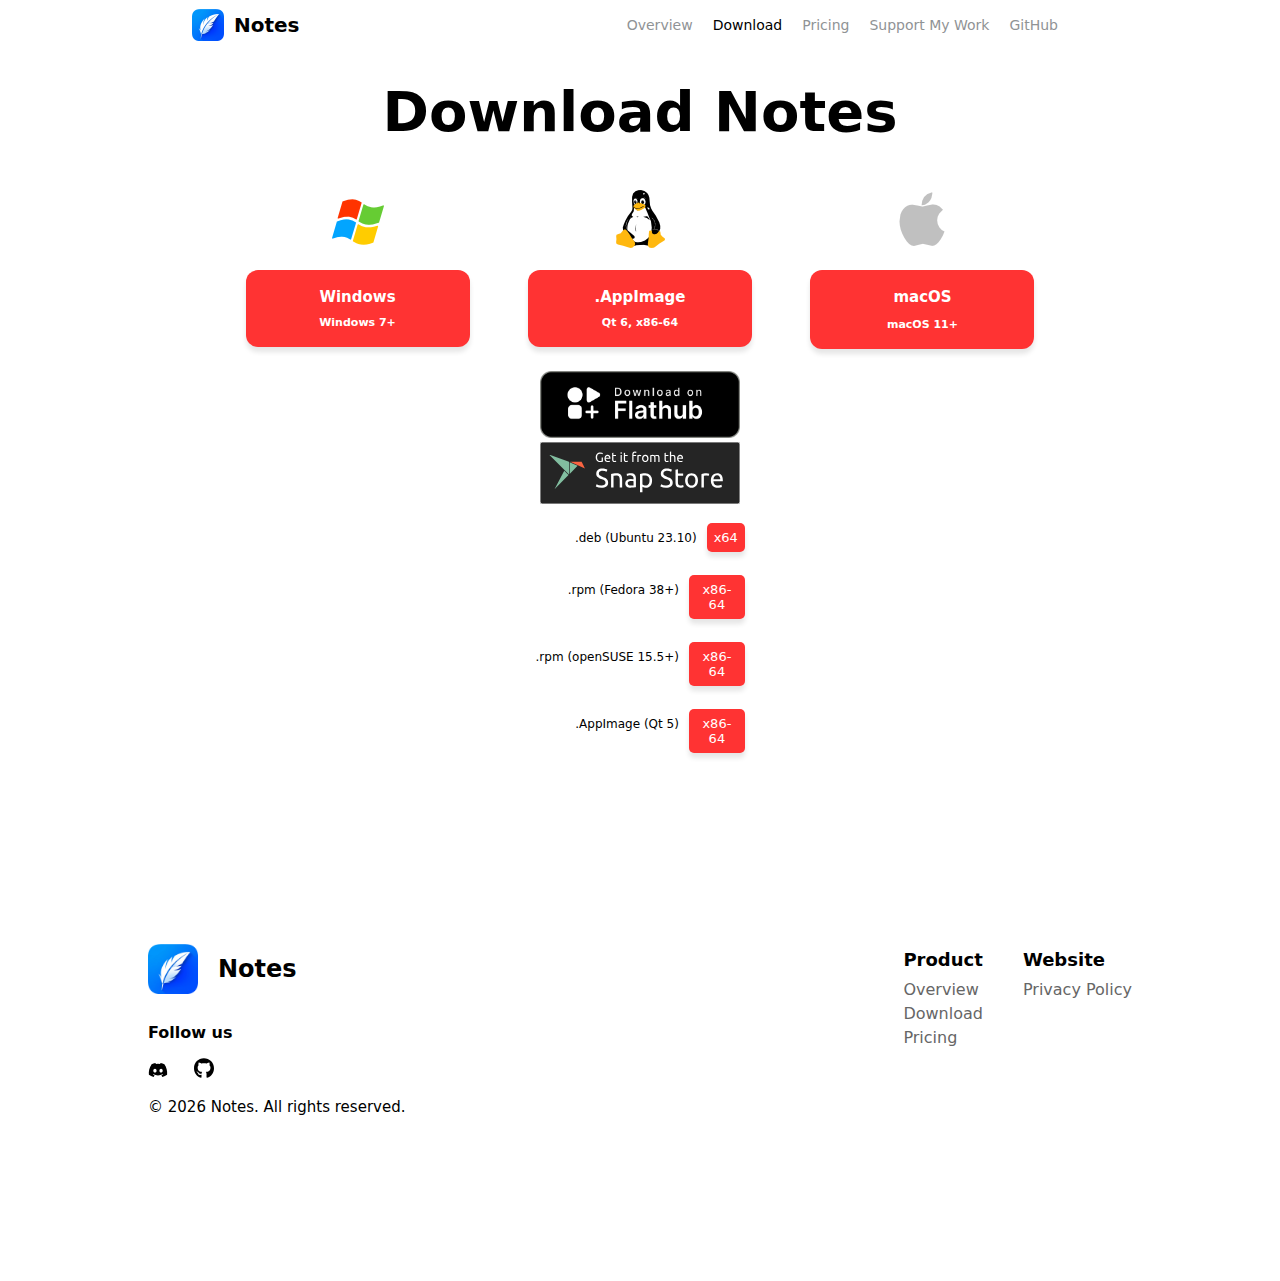
<file: download.html>
<!DOCTYPE html>
<html lang="en">
  <head>
    <link rel="icon" type="image/png" href="images/favicon.webp" />

    <link rel="stylesheet" href="css/styles.css" />

    <link
      rel="preload"
      href="css/charts.min.css"
      as="style"
      onload="this.onload=null;this.rel='stylesheet'"
    />
    <noscript><link rel="stylesheet" href="css/charts.min.css" /></noscript>

    <!-- <link rel="stylesheet" href="css/charts.min.css" /> -->
    <!-- <link
      href="https://cdnjs.cloudflare.com/ajax/libs/font-awesome/6.5.1/css/all.min.css"
      rel="stylesheet"
    /> -->

    <meta charset="UTF-8" />
    <meta name="viewport" content="width=device-width, initial-scale=1.0" />
    <meta name="description" content="Notes download page." />
    <title>Download - Notes</title>
    <!-- Matomo -->
    <script>
      var _paq = (window._paq = window._paq || []);
      /* tracker methods like "setCustomDimension" should be called before "trackPageView" */
      _paq.push(["trackPageView"]);
      _paq.push(["enableLinkTracking"]);
      (function () {
        var u = "https://getnotes.matomo.cloud/";
        _paq.push(["setTrackerUrl", u + "matomo.php"]);
        _paq.push(["setSiteId", "15"]);
        var d = document,
          g = d.createElement("script"),
          s = d.getElementsByTagName("script")[0];
        g.async = true;
        g.src = "https://cdn.matomo.cloud/getnotes.matomo.cloud/matomo.js";
        s.parentNode.insertBefore(g, s);
      })();
    </script>
    <!-- End Matomo Code -->
  </head>
  <body>
    <div class="root-container">
      <nav class="navbar-mobile">
        <div class="nav-logo-mobile">
          <a href="index.html">
            <img src="images/favicon.webp" alt="App Icon" class="nav-icon" />
            <h1 class="nav-title">Notes</h1>
          </a>
        </div>
        <div class="nav-theme-icons navbar-mobile-second-section"></div>
        <ul class="nav-menu">
          <li class="nav-item">
            <a href="index.html" class="nav-link-mobile">Overview</a>
          </li>
          <li class="nav-item">
            <a href="download.html" class="nav-link-mobile">Download</a>
          </li>
          <li class="nav-item">
            <a href="pricing.html" class="nav-link-mobile">Pricing</a>
          </li>
          <li class="nav-item">
            <a href="support-my-work.html" class="nav-link-mobile">Support My Work</a>
          </li>
          <li class="nav-item">
            <a
              href="https://github.com/nuttyartist/notes"
              target="_blank"
              class="nav-link-mobile"
              >GitHub</a
            >
          </li>
        </ul>

        <div class="hamburger">
          <span class="bar"></span>
          <span class="bar"></span>
          <span class="bar"></span>
        </div>
      </nav>
      <nav>
        <div class="nav-container">
          <a href="index.html">
            <img src="images/favicon.webp" alt="App Icon" class="nav-icon" />
            <h1 class="nav-title">Notes</h1>
          </a>
          <!-- About page -->
          <div class="nav-link-container">
            <a href="index.html" class="nav-link">Overview</a>
            <a href="download.html" class="nav-link active">Download</a>
            <a href="pricing.html" class="nav-link">Pricing</a>
            <a href="support-my-work.html" class="nav-link">Support My Work</a>
            <a
              href="https://github.com/nuttyartist/notes"
              target="_blank"
              class="nav-link"
              >GitHub</a
            >
          </div>
          <!-- <div class="nav-twitter">
            <a
              href="https://twitter.com/plumenotes"
              target="_blank"
              aria-label="Plume on Twitter"
            >
              <svg
                class="nav-twitter-icon"
                width="16"
                fill="white"
                xmlns="http://www.w3.org/2000/svg"
                viewBox="0 0 512 512"
              >
                <path
                  d="M389.2 48h70.6L305.6 224.2 487 464H345L233.7 318.6 106.5 464H35.8L200.7 275.5 26.8 48H172.4L272.9 180.9 389.2 48zM364.4 421.8h39.1L151.1 88h-42L364.4 421.8z"
                />
              </svg>
            </a>
          </div> -->
          <!-- <div class="nav-theme-icons">
            <svg
              width="16"
              class="nav-small-icons sun-icon"
              xmlns="http://www.w3.org/2000/svg"
              viewBox="0 0 512 512"
            >
              <path
                d="M361.5 1.2c5 2.1 8.6 6.6 9.6 11.9L391 121l107.9 19.8c5.3 1 9.8 4.6 11.9 9.6s1.5 10.7-1.6 15.2L446.9 256l62.3 90.3c3.1 4.5 3.7 10.2 1.6 15.2s-6.6 8.6-11.9 9.6L391 391 371.1 498.9c-1 5.3-4.6 9.8-9.6 11.9s-10.7 1.5-15.2-1.6L256 446.9l-90.3 62.3c-4.5 3.1-10.2 3.7-15.2 1.6s-8.6-6.6-9.6-11.9L121 391 13.1 371.1c-5.3-1-9.8-4.6-11.9-9.6s-1.5-10.7 1.6-15.2L65.1 256 2.8 165.7c-3.1-4.5-3.7-10.2-1.6-15.2s6.6-8.6 11.9-9.6L121 121 140.9 13.1c1-5.3 4.6-9.8 9.6-11.9s10.7-1.5 15.2 1.6L256 65.1 346.3 2.8c4.5-3.1 10.2-3.7 15.2-1.6zM160 256a96 96 0 1 1 192 0 96 96 0 1 1 -192 0zm224 0a128 128 0 1 0 -256 0 128 128 0 1 0 256 0z"
              />
            </svg>
            <svg
              width="12"
              class="nav-small-icons moon-icon"
              fill="white"
              xmlns="http://www.w3.org/2000/svg"
              viewBox="0 0 384 512"
            >
              <path
                d="M223.5 32C100 32 0 132.3 0 256S100 480 223.5 480c60.6 0 115.5-24.2 155.8-63.4c5-4.9 6.3-12.5 3.1-18.7s-10.1-9.7-17-8.5c-9.8 1.7-19.8 2.6-30.1 2.6c-96.9 0-175.5-78.8-175.5-176c0-65.8 36-123.1 89.3-153.3c6.1-3.5 9.2-10.5 7.7-17.3s-7.3-11.9-14.3-12.5c-6.3-.5-12.6-.8-19-.8z"
              />
            </svg>
          </div>
          <label for="theme-toggle" class="visually-hidden"
            >Toggle Dark Mode</label
          >
          <input type="checkbox" id="theme-toggle" /> -->
        </div>
      </nav>

      <div class="header">Download Notes</div>

      <div class="download-container">
        <div class="download-os-item">
          <div class="download-item-content">
            <img src="images/windows-icon.png" alt="macOS" />
            <a
              style="text-decoration: none"
              href="https://github.com/nuttyartist/notes/releases/download/v2.3.1/NotesSetup_2.3.1.exe"
            >
              <button class="download-button">
                Windows<br /><span
                  style="display: block; margin-top: 10px; font-size: 11px"
                  >Windows 7+</span
                >
              </button>
            </a>
          </div>
          <!-- <p class="os-notes">*Windows 10 version 1809 or later.</p> -->
        </div>
        <div class="download-os-item">
          <div class="download-item-content">
            <img
              style="margin-bottom: 6px"
              src="images/linux-icon.png"
              alt="macOS"
            />

            <a
              style="text-decoration: none; margin-bottom: 1rem"
              href="https://github.com/nuttyartist/notes/releases/download/v2.3.1/Notes_2.3.1-Qt6.4.3-x86_64.AppImage"
            >
              <button class="download-button">
                .AppImage<br /><span
                  style="display: block; margin-top: 10px; font-size: 11px"
                  >Qt 6, x86-64</span
                >
              </button>
            </a>
          </div>
          <div style="text-align: center">
            <a
              href="https://flathub.org/apps/io.github.nuttyartist.notes"
              target="_blank"
              ><img
                width="200"
                alt="Download on Flathub"
                src="images/flathub-badge-en.png" /></a
            ><br />
            <a href="https://snapcraft.io/notes" target="_blank">
              <img
                width="200"
                alt="Get it from the Snap Store"
                src="images/snap-store-black.svg"
              />
            </a>
          </div>

          <div
            style="
              margin-bottom: 0.5rem;
              margin-right: 0.6rem;
              display: flex;
              justify-content: flex-end;
              align-items: baseline;
            "
            ;
          >
            <p style="margin-bottom: 0" class="additional-download-name">
              .deb (Ubuntu 23.10)
            </p>
            <a
              style="text-decoration: none"
              href="https://github.com/nuttyartist/notes/releases/download/v2.3.1/notes_2.3.1_amd64-qt6-ubuntu-mantic.deb"
            >
              <button class="additional-download-button">x64</button>
            </a>
          </div>
          <div
            style="
              margin-bottom: 0.5rem;
              margin-right: 0.6rem;
              display: flex;
              justify-content: flex-end;
              align-items: baseline;
            "
            ;
          >
            <p style="margin-bottom: 0" class="additional-download-name">
              .rpm (Fedora 38+)
            </p>
            <a
              style="text-decoration: none"
              href="https://github.com/nuttyartist/notes/releases/download/v2.3.1/notes-2.3.1-1.x86_64-qt6-fedora-38.rpm"
            >
              <button class="additional-download-button">x86-64</button>
            </a>
          </div>
          <div
            style="
              margin-bottom: 0.5rem;
              margin-right: 0.6rem;
              display: flex;
              justify-content: flex-end;
              align-items: baseline;
            "
            ;
          >
            <p style="margin-bottom: 0" class="additional-download-name">
              .rpm (openSUSE 15.5+)
            </p>
            <a
              style="text-decoration: none"
              href="https://github.com/nuttyartist/notes/releases/download/v2.3.1/notes-2.3.1-1.x86_64-qt6-opensuse-leap-15.5.rpm"
            >
              <button class="additional-download-button">x86-64</button>
            </a>
          </div>
          <div
            style="
              margin-bottom: 0.5rem;
              margin-right: 0.6rem;
              display: flex;
              justify-content: flex-end;
              align-items: baseline;
            "
            ;
          >
            <p style="margin-bottom: 0" class="additional-download-name">
              .AppImage (Qt 5)
            </p>
            <a
              style="text-decoration: none"
              href="https://github.com/nuttyartist/notes/releases/download/v2.3.1/Notes_2.3.1-Qt5.15.2-x86_64.AppImage"
            >
              <button class="additional-download-button">x86-64</button>
            </a>
          </div>
        </div>
        <div class="download-os-item">
          <div class="download-item-content">
            <img src="images/apple-icon.png" alt="macOS" />
            <a
              style="text-decoration: none"
              href="https://github.com/nuttyartist/notes/releases/download/v2.3.1/Notes.2.3.1.dmg"
            >
              <button class="download-button">
                macOS<br /><span
                  style="display: block; margin-top: 12px; font-size: 11px"
                  >macOS 11+</span
                >
              </button>
            </a>
          </div>
        </div>
      </div>

      <footer>
        <div class="footer-container">
          <div class="footer-left">
            <a href="index.html" style="text-decoration: none; color: inherit">
              <div class="footer-logo-container">
                <img
                  src="images/favicon.webp"
                  alt="App icon"
                  class="footer-logo"
                />
                <p class="footer-logo-text">Notes</p>
              </div>
            </a>
            <p><strong>Follow us</strong></p>
            <div class="social-links">
              <a
                href="https://discord.com/invite/RP6ReXRn5j"
                target="_blank"
                aria-label="Nots on Discord"
              >
                <svg
                  class="nav-twitter-icon"
                  width="20"
                  fill="black"
                  xmlns="http://www.w3.org/2000/svg"
                  viewBox="0 0 640 512"
                >
                  <!--!Font Awesome Free 6.5.2 by @fontawesome - https://fontawesome.com License - https://fontawesome.com/license/free Copyright 2024 Fonticons, Inc.-->
                  <path
                    d="M524.5 69.8a1.5 1.5 0 0 0 -.8-.7A485.1 485.1 0 0 0 404.1 32a1.8 1.8 0 0 0 -1.9 .9 337.5 337.5 0 0 0 -14.9 30.6 447.8 447.8 0 0 0 -134.4 0 309.5 309.5 0 0 0 -15.1-30.6 1.9 1.9 0 0 0 -1.9-.9A483.7 483.7 0 0 0 116.1 69.1a1.7 1.7 0 0 0 -.8 .7C39.1 183.7 18.2 294.7 28.4 404.4a2 2 0 0 0 .8 1.4A487.7 487.7 0 0 0 176 479.9a1.9 1.9 0 0 0 2.1-.7A348.2 348.2 0 0 0 208.1 430.4a1.9 1.9 0 0 0 -1-2.6 321.2 321.2 0 0 1 -45.9-21.9 1.9 1.9 0 0 1 -.2-3.1c3.1-2.3 6.2-4.7 9.1-7.1a1.8 1.8 0 0 1 1.9-.3c96.2 43.9 200.4 43.9 295.5 0a1.8 1.8 0 0 1 1.9 .2c2.9 2.4 6 4.9 9.1 7.2a1.9 1.9 0 0 1 -.2 3.1 301.4 301.4 0 0 1 -45.9 21.8 1.9 1.9 0 0 0 -1 2.6 391.1 391.1 0 0 0 30 48.8 1.9 1.9 0 0 0 2.1 .7A486 486 0 0 0 610.7 405.7a1.9 1.9 0 0 0 .8-1.4C623.7 277.6 590.9 167.5 524.5 69.8zM222.5 337.6c-29 0-52.8-26.6-52.8-59.2S193.1 219.1 222.5 219.1c29.7 0 53.3 26.8 52.8 59.2C275.3 311 251.9 337.6 222.5 337.6zm195.4 0c-29 0-52.8-26.6-52.8-59.2S388.4 219.1 417.9 219.1c29.7 0 53.3 26.8 52.8 59.2C470.7 311 447.5 337.6 417.9 337.6z"
                  />
                </svg>
              </a>
              <a
                href="https://github.com/nuttyartist/notes"
                target="_blank"
                aria-label="Notes on GitHub"
              >
                <svg
                  class="nav-twitter-icon"
                  width="20"
                  fill="black"
                  xmlns="http://www.w3.org/2000/svg"
                  viewBox="0 0 496 512"
                >
                  <!--!Font Awesome Free 6.5.2 by @fontawesome - https://fontawesome.com License - https://fontawesome.com/license/free Copyright 2024 Fonticons, Inc.-->
                  <path
                    d="M165.9 397.4c0 2-2.3 3.6-5.2 3.6-3.3 .3-5.6-1.3-5.6-3.6 0-2 2.3-3.6 5.2-3.6 3-.3 5.6 1.3 5.6 3.6zm-31.1-4.5c-.7 2 1.3 4.3 4.3 4.9 2.6 1 5.6 0 6.2-2s-1.3-4.3-4.3-5.2c-2.6-.7-5.5 .3-6.2 2.3zm44.2-1.7c-2.9 .7-4.9 2.6-4.6 4.9 .3 2 2.9 3.3 5.9 2.6 2.9-.7 4.9-2.6 4.6-4.6-.3-1.9-3-3.2-5.9-2.9zM244.8 8C106.1 8 0 113.3 0 252c0 110.9 69.8 205.8 169.5 239.2 12.8 2.3 17.3-5.6 17.3-12.1 0-6.2-.3-40.4-.3-61.4 0 0-70 15-84.7-29.8 0 0-11.4-29.1-27.8-36.6 0 0-22.9-15.7 1.6-15.4 0 0 24.9 2 38.6 25.8 21.9 38.6 58.6 27.5 72.9 20.9 2.3-16 8.8-27.1 16-33.7-55.9-6.2-112.3-14.3-112.3-110.5 0-27.5 7.6-41.3 23.6-58.9-2.6-6.5-11.1-33.3 2.6-67.9 20.9-6.5 69 27 69 27 20-5.6 41.5-8.5 62.8-8.5s42.8 2.9 62.8 8.5c0 0 48.1-33.6 69-27 13.7 34.7 5.2 61.4 2.6 67.9 16 17.7 25.8 31.5 25.8 58.9 0 96.5-58.9 104.2-114.8 110.5 9.2 7.9 17 22.9 17 46.4 0 33.7-.3 75.4-.3 83.6 0 6.5 4.6 14.4 17.3 12.1C428.2 457.8 496 362.9 496 252 496 113.3 383.5 8 244.8 8zM97.2 352.9c-1.3 1-1 3.3 .7 5.2 1.6 1.6 3.9 2.3 5.2 1 1.3-1 1-3.3-.7-5.2-1.6-1.6-3.9-2.3-5.2-1zm-10.8-8.1c-.7 1.3 .3 2.9 2.3 3.9 1.6 1 3.6 .7 4.3-.7 .7-1.3-.3-2.9-2.3-3.9-2-.6-3.6-.3-4.3 .7zm32.4 35.6c-1.6 1.3-1 4.3 1.3 6.2 2.3 2.3 5.2 2.6 6.5 1 1.3-1.3 .7-4.3-1.3-6.2-2.2-2.3-5.2-2.6-6.5-1zm-11.4-14.7c-1.6 1-1.6 3.6 0 5.9 1.6 2.3 4.3 3.3 5.6 2.3 1.6-1.3 1.6-3.9 0-6.2-1.4-2.3-4-3.3-5.6-2z"
                  />
                </svg>
              </a>
            </div>
            <p class="footer-copyright">
              &copy;
              <script>
                document.write(new Date().getFullYear());
              </script>
              Notes. All rights reserved.
            </p>
          </div>
          <div class="footer-right">
            <div class="footer-category">
              <h3>Product</h3>
              <ul>
                <li><a href="index.html">Overview</a></li>
                <li><a href="download.html">Download</a></li>
                <li><a href="pricing.html">Pricing</a></li>
              </ul>
            </div>
            <div class="footer-category">
              <h3>Website</h3>
              <ul>
                <li><a href="privacy-policy.html">Privacy Policy</a></li>
                <!-- <li><a href="#">Terms of Use</a></li> -->
              </ul>
            </div>
            <!-- Add more categories as needed -->
          </div>
        </div>
      </footer>

      <script src="js/script.js"></script>
    </div>
  </body>
</html>
</file>
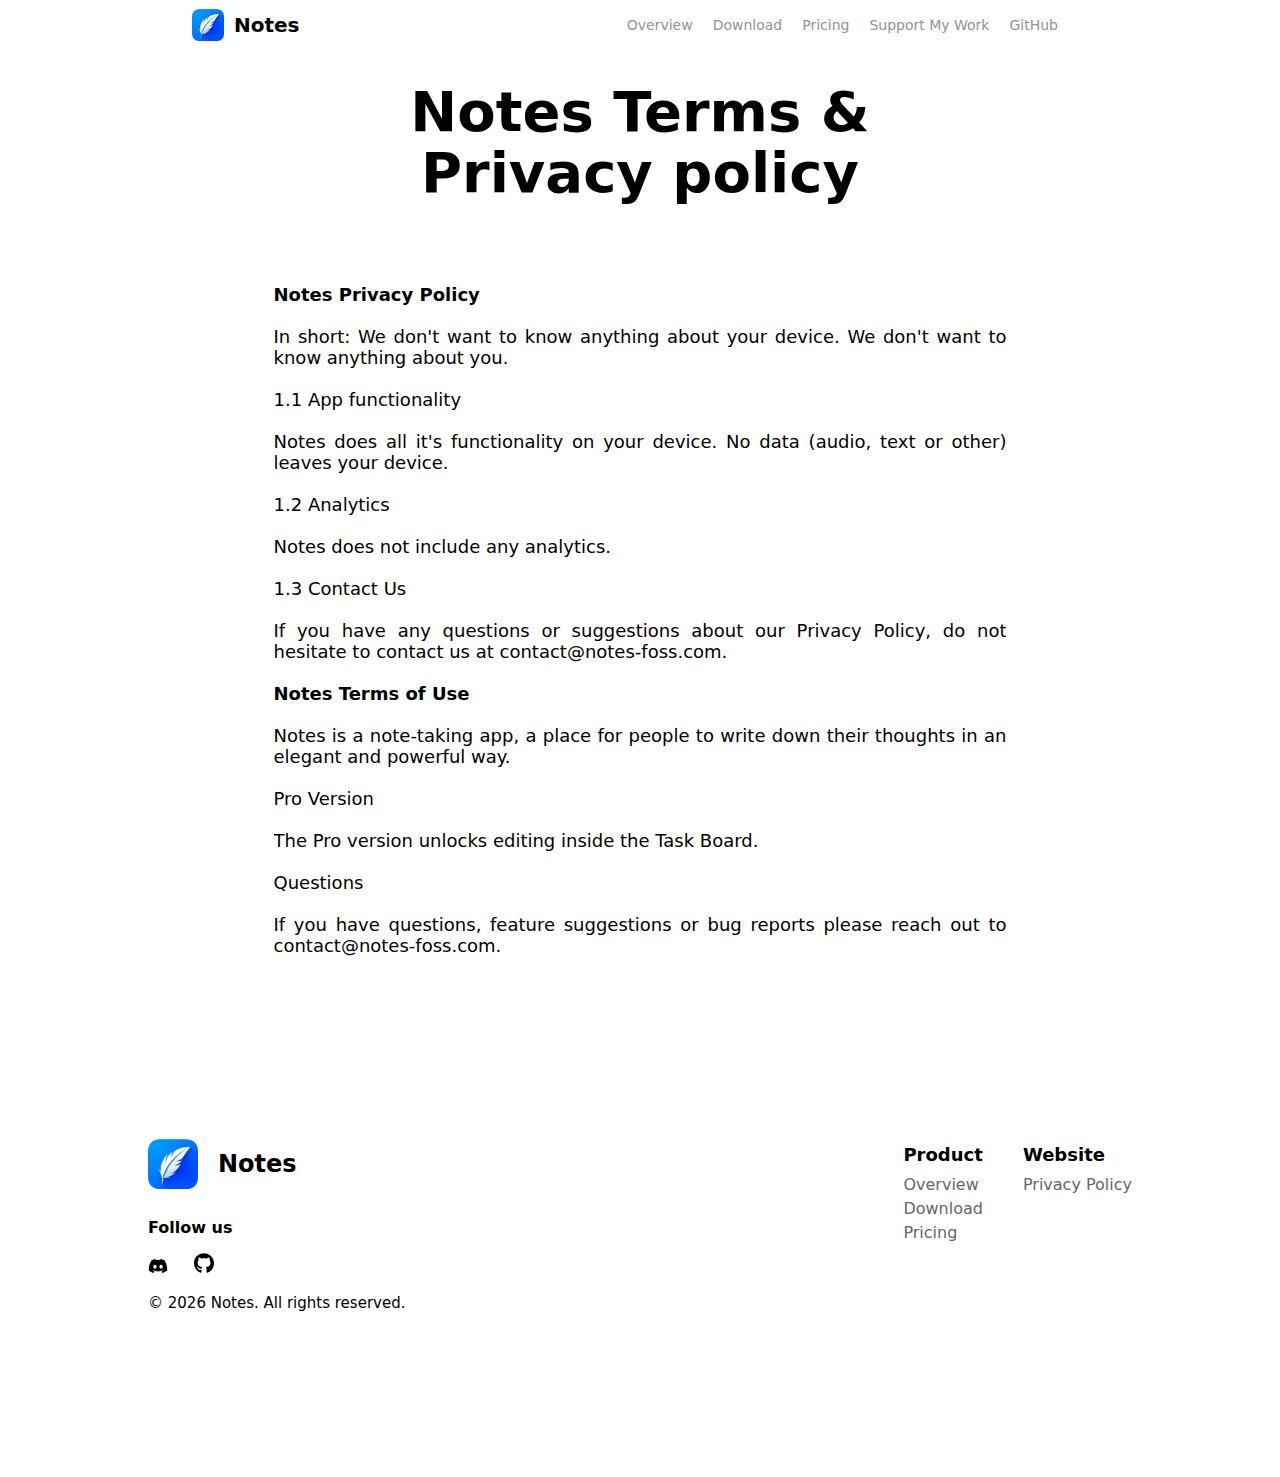
<file: notes-app-terms-privacy-policy.html>
<!DOCTYPE html>
<html lang="en">
  <head>
    <link rel="icon" type="image/png" href="images/favicon.webp" />

    <link rel="stylesheet" href="css/styles.css" />

    <link
      rel="preload"
      href="css/charts.min.css"
      as="style"
      onload="this.onload=null;this.rel='stylesheet'"
    />
    <noscript><link rel="stylesheet" href="css/charts.min.css" /></noscript>

    <!-- <link rel="stylesheet" href="css/charts.min.css" /> -->
    <!-- <link
      href="https://cdnjs.cloudflare.com/ajax/libs/font-awesome/6.5.1/css/all.min.css"
      rel="stylesheet"
    /> -->

    <meta charset="UTF-8" />
    <meta name="viewport" content="width=device-width, initial-scale=1.0" />
    <meta name="description" content="Notes Terms & Privacy Policy." />
    <title>Terms & Privacy Policy - Notes</title>
    <!-- Matomo -->
    <script>
      var _paq = (window._paq = window._paq || []);
      /* tracker methods like "setCustomDimension" should be called before "trackPageView" */
      _paq.push(["trackPageView"]);
      _paq.push(["enableLinkTracking"]);
      (function () {
        var u = "https://getnotes.matomo.cloud/";
        _paq.push(["setTrackerUrl", u + "matomo.php"]);
        _paq.push(["setSiteId", "15"]);
        var d = document,
          g = d.createElement("script"),
          s = d.getElementsByTagName("script")[0];
        g.async = true;
        g.src = "https://cdn.matomo.cloud/getnotes.matomo.cloud/matomo.js";
        s.parentNode.insertBefore(g, s);
      })();
    </script>
    <!-- End Matomo Code -->
  </head>
  <body>
    <div class="root-container">
      <nav class="navbar-mobile">
        <div class="nav-logo-mobile">
          <a href="index.html">
            <img src="images/favicon.webp" alt="App Icon" class="nav-icon" />
            <h1 class="nav-title">Notes</h1>
          </a>
        </div>
        <div class="nav-theme-icons navbar-mobile-second-section"></div>
        <ul class="nav-menu">
          <li class="nav-item">
            <a href="index.html" class="nav-link-mobile">Overview</a>
          </li>
          <li class="nav-item">
            <a href="download.html" class="nav-link-mobile">Download</a>
          </li>
          <li class="nav-item">
            <a href="pricing.html" class="nav-link-mobile">Pricing</a>
          </li>
          <li class="nav-item">
            <a href="support-my-work.html" class="nav-link-mobile">Support My Work</a>
          </li>
          <li class="nav-item">
            <a
              href="https://github.com/nuttyartist/notes"
              target="_blank"
              class="nav-link-mobile"
              >GitHub</a
            >
          </li>
        </ul>

        <div class="hamburger">
          <span class="bar"></span>
          <span class="bar"></span>
          <span class="bar"></span>
        </div>
      </nav>
      <nav>
        <div class="nav-container">
          <a href="index.html">
            <img src="images/favicon.webp" alt="App Icon" class="nav-icon" />
            <h1 class="nav-title">Notes</h1>
          </a>
          <!-- About page -->
          <div class="nav-link-container">
            <a href="index.html" class="nav-link">Overview</a>
            <a href="download.html" class="nav-link">Download</a>
            <a href="pricing.html" class="nav-link">Pricing</a>
            <a href="support-my-work.html" class="nav-link">Support My Work</a>
            <a
              href="https://github.com/nuttyartist/notes"
              target="_blank"
              class="nav-link"
              >GitHub</a
            >
          </div>
          <!-- <div class="nav-twitter">
            <a
              href="https://twitter.com/plumenotes"
              target="_blank"
              aria-label="Plume on Twitter"
            >
              <svg
                class="nav-twitter-icon"
                width="16"
                fill="white"
                xmlns="http://www.w3.org/2000/svg"
                viewBox="0 0 512 512"
              >
                <path
                  d="M389.2 48h70.6L305.6 224.2 487 464H345L233.7 318.6 106.5 464H35.8L200.7 275.5 26.8 48H172.4L272.9 180.9 389.2 48zM364.4 421.8h39.1L151.1 88h-42L364.4 421.8z"
                />
              </svg>
            </a>
          </div> -->
          <!-- <div class="nav-theme-icons">
            <svg
              width="16"
              class="nav-small-icons sun-icon"
              xmlns="http://www.w3.org/2000/svg"
              viewBox="0 0 512 512"
            >
              <path
                d="M361.5 1.2c5 2.1 8.6 6.6 9.6 11.9L391 121l107.9 19.8c5.3 1 9.8 4.6 11.9 9.6s1.5 10.7-1.6 15.2L446.9 256l62.3 90.3c3.1 4.5 3.7 10.2 1.6 15.2s-6.6 8.6-11.9 9.6L391 391 371.1 498.9c-1 5.3-4.6 9.8-9.6 11.9s-10.7 1.5-15.2-1.6L256 446.9l-90.3 62.3c-4.5 3.1-10.2 3.7-15.2 1.6s-8.6-6.6-9.6-11.9L121 391 13.1 371.1c-5.3-1-9.8-4.6-11.9-9.6s-1.5-10.7 1.6-15.2L65.1 256 2.8 165.7c-3.1-4.5-3.7-10.2-1.6-15.2s6.6-8.6 11.9-9.6L121 121 140.9 13.1c1-5.3 4.6-9.8 9.6-11.9s10.7-1.5 15.2 1.6L256 65.1 346.3 2.8c4.5-3.1 10.2-3.7 15.2-1.6zM160 256a96 96 0 1 1 192 0 96 96 0 1 1 -192 0zm224 0a128 128 0 1 0 -256 0 128 128 0 1 0 256 0z"
              />
            </svg>
            <svg
              width="12"
              class="nav-small-icons moon-icon"
              fill="white"
              xmlns="http://www.w3.org/2000/svg"
              viewBox="0 0 384 512"
            >
              <path
                d="M223.5 32C100 32 0 132.3 0 256S100 480 223.5 480c60.6 0 115.5-24.2 155.8-63.4c5-4.9 6.3-12.5 3.1-18.7s-10.1-9.7-17-8.5c-9.8 1.7-19.8 2.6-30.1 2.6c-96.9 0-175.5-78.8-175.5-176c0-65.8 36-123.1 89.3-153.3c6.1-3.5 9.2-10.5 7.7-17.3s-7.3-11.9-14.3-12.5c-6.3-.5-12.6-.8-19-.8z"
              />
            </svg>
          </div>
          <label for="theme-toggle" class="visually-hidden"
            >Toggle Dark Mode</label
          >
          <input type="checkbox" id="theme-toggle" /> -->
        </div>
      </nav>

      <div class="header">Notes Terms & Privacy policy</div>

      <p style="margin-top: 5rem" class="blog-text">
        <strong>Notes Privacy Policy</strong><br /><br />
        In short: We don't want to know anything about your device. We don't
        want to know anything about you.<br /><br />1.1 App functionality<br /><br />
        Notes does all it's functionality on your device. No data (audio, text
        or other) leaves your device.<br /><br />1.2 Analytics<br /><br />Notes
        does not include any analytics.<br /><br />1.3 Contact Us<br /><br />If
        you have any questions or suggestions about our Privacy Policy, do not
        hesitate to contact us at contact@notes-foss.com.<br /><br /><strong
          >Notes Terms of Use</strong
        ><br /><br />
        Notes is a note-taking app, a place for people to write down their
        thoughts in an elegant and powerful way.<br /><br />Pro Version<br /><br />The
        Pro version unlocks editing inside the Task Board.<br /><br />Questions<br /><br />If
        you have questions, feature suggestions or bug reports please reach out
        to contact@notes-foss.com.
      </p>

      <footer>
        <div class="footer-container">
          <div class="footer-left">
            <a href="index.html" style="text-decoration: none; color: inherit">
              <div class="footer-logo-container">
                <img
                  src="images/favicon.webp"
                  alt="App icon"
                  class="footer-logo"
                />
                <p class="footer-logo-text">Notes</p>
              </div>
            </a>
            <p><strong>Follow us</strong></p>
            <div class="social-links">
              <a
                href="https://discord.com/invite/RP6ReXRn5j"
                target="_blank"
                aria-label="Nots on Discord"
              >
                <svg
                  class="nav-twitter-icon"
                  width="20"
                  fill="black"
                  xmlns="http://www.w3.org/2000/svg"
                  viewBox="0 0 640 512"
                >
                  <!--!Font Awesome Free 6.5.2 by @fontawesome - https://fontawesome.com License - https://fontawesome.com/license/free Copyright 2024 Fonticons, Inc.-->
                  <path
                    d="M524.5 69.8a1.5 1.5 0 0 0 -.8-.7A485.1 485.1 0 0 0 404.1 32a1.8 1.8 0 0 0 -1.9 .9 337.5 337.5 0 0 0 -14.9 30.6 447.8 447.8 0 0 0 -134.4 0 309.5 309.5 0 0 0 -15.1-30.6 1.9 1.9 0 0 0 -1.9-.9A483.7 483.7 0 0 0 116.1 69.1a1.7 1.7 0 0 0 -.8 .7C39.1 183.7 18.2 294.7 28.4 404.4a2 2 0 0 0 .8 1.4A487.7 487.7 0 0 0 176 479.9a1.9 1.9 0 0 0 2.1-.7A348.2 348.2 0 0 0 208.1 430.4a1.9 1.9 0 0 0 -1-2.6 321.2 321.2 0 0 1 -45.9-21.9 1.9 1.9 0 0 1 -.2-3.1c3.1-2.3 6.2-4.7 9.1-7.1a1.8 1.8 0 0 1 1.9-.3c96.2 43.9 200.4 43.9 295.5 0a1.8 1.8 0 0 1 1.9 .2c2.9 2.4 6 4.9 9.1 7.2a1.9 1.9 0 0 1 -.2 3.1 301.4 301.4 0 0 1 -45.9 21.8 1.9 1.9 0 0 0 -1 2.6 391.1 391.1 0 0 0 30 48.8 1.9 1.9 0 0 0 2.1 .7A486 486 0 0 0 610.7 405.7a1.9 1.9 0 0 0 .8-1.4C623.7 277.6 590.9 167.5 524.5 69.8zM222.5 337.6c-29 0-52.8-26.6-52.8-59.2S193.1 219.1 222.5 219.1c29.7 0 53.3 26.8 52.8 59.2C275.3 311 251.9 337.6 222.5 337.6zm195.4 0c-29 0-52.8-26.6-52.8-59.2S388.4 219.1 417.9 219.1c29.7 0 53.3 26.8 52.8 59.2C470.7 311 447.5 337.6 417.9 337.6z"
                  />
                </svg>
              </a>
              <a
                href="https://github.com/nuttyartist/notes"
                target="_blank"
                aria-label="Notes on GitHub"
              >
                <svg
                  class="nav-twitter-icon"
                  width="20"
                  fill="black"
                  xmlns="http://www.w3.org/2000/svg"
                  viewBox="0 0 496 512"
                >
                  <!--!Font Awesome Free 6.5.2 by @fontawesome - https://fontawesome.com License - https://fontawesome.com/license/free Copyright 2024 Fonticons, Inc.-->
                  <path
                    d="M165.9 397.4c0 2-2.3 3.6-5.2 3.6-3.3 .3-5.6-1.3-5.6-3.6 0-2 2.3-3.6 5.2-3.6 3-.3 5.6 1.3 5.6 3.6zm-31.1-4.5c-.7 2 1.3 4.3 4.3 4.9 2.6 1 5.6 0 6.2-2s-1.3-4.3-4.3-5.2c-2.6-.7-5.5 .3-6.2 2.3zm44.2-1.7c-2.9 .7-4.9 2.6-4.6 4.9 .3 2 2.9 3.3 5.9 2.6 2.9-.7 4.9-2.6 4.6-4.6-.3-1.9-3-3.2-5.9-2.9zM244.8 8C106.1 8 0 113.3 0 252c0 110.9 69.8 205.8 169.5 239.2 12.8 2.3 17.3-5.6 17.3-12.1 0-6.2-.3-40.4-.3-61.4 0 0-70 15-84.7-29.8 0 0-11.4-29.1-27.8-36.6 0 0-22.9-15.7 1.6-15.4 0 0 24.9 2 38.6 25.8 21.9 38.6 58.6 27.5 72.9 20.9 2.3-16 8.8-27.1 16-33.7-55.9-6.2-112.3-14.3-112.3-110.5 0-27.5 7.6-41.3 23.6-58.9-2.6-6.5-11.1-33.3 2.6-67.9 20.9-6.5 69 27 69 27 20-5.6 41.5-8.5 62.8-8.5s42.8 2.9 62.8 8.5c0 0 48.1-33.6 69-27 13.7 34.7 5.2 61.4 2.6 67.9 16 17.7 25.8 31.5 25.8 58.9 0 96.5-58.9 104.2-114.8 110.5 9.2 7.9 17 22.9 17 46.4 0 33.7-.3 75.4-.3 83.6 0 6.5 4.6 14.4 17.3 12.1C428.2 457.8 496 362.9 496 252 496 113.3 383.5 8 244.8 8zM97.2 352.9c-1.3 1-1 3.3 .7 5.2 1.6 1.6 3.9 2.3 5.2 1 1.3-1 1-3.3-.7-5.2-1.6-1.6-3.9-2.3-5.2-1zm-10.8-8.1c-.7 1.3 .3 2.9 2.3 3.9 1.6 1 3.6 .7 4.3-.7 .7-1.3-.3-2.9-2.3-3.9-2-.6-3.6-.3-4.3 .7zm32.4 35.6c-1.6 1.3-1 4.3 1.3 6.2 2.3 2.3 5.2 2.6 6.5 1 1.3-1.3 .7-4.3-1.3-6.2-2.2-2.3-5.2-2.6-6.5-1zm-11.4-14.7c-1.6 1-1.6 3.6 0 5.9 1.6 2.3 4.3 3.3 5.6 2.3 1.6-1.3 1.6-3.9 0-6.2-1.4-2.3-4-3.3-5.6-2z"
                  />
                </svg>
              </a>
            </div>
            <p class="footer-copyright">
              &copy;
              <script>
                document.write(new Date().getFullYear());
              </script>
              Notes. All rights reserved.
            </p>
          </div>
          <div class="footer-right">
            <div class="footer-category">
              <h3>Product</h3>
              <ul>
                <li><a href="index.html">Overview</a></li>
                <li><a href="download.html">Download</a></li>
                <li><a href="pricing.html">Pricing</a></li>
              </ul>
            </div>
            <div class="footer-category">
              <h3>Website</h3>
              <ul>
                <li><a href="privacy-policy.html">Privacy Policy</a></li>
                <!-- <li><a href="#">Terms of Use</a></li> -->
              </ul>
            </div>
            <!-- Add more categories as needed -->
          </div>
        </div>
      </footer>

      <script src="js/script.js"></script>
    </div>
  </body>
</html>
</file>
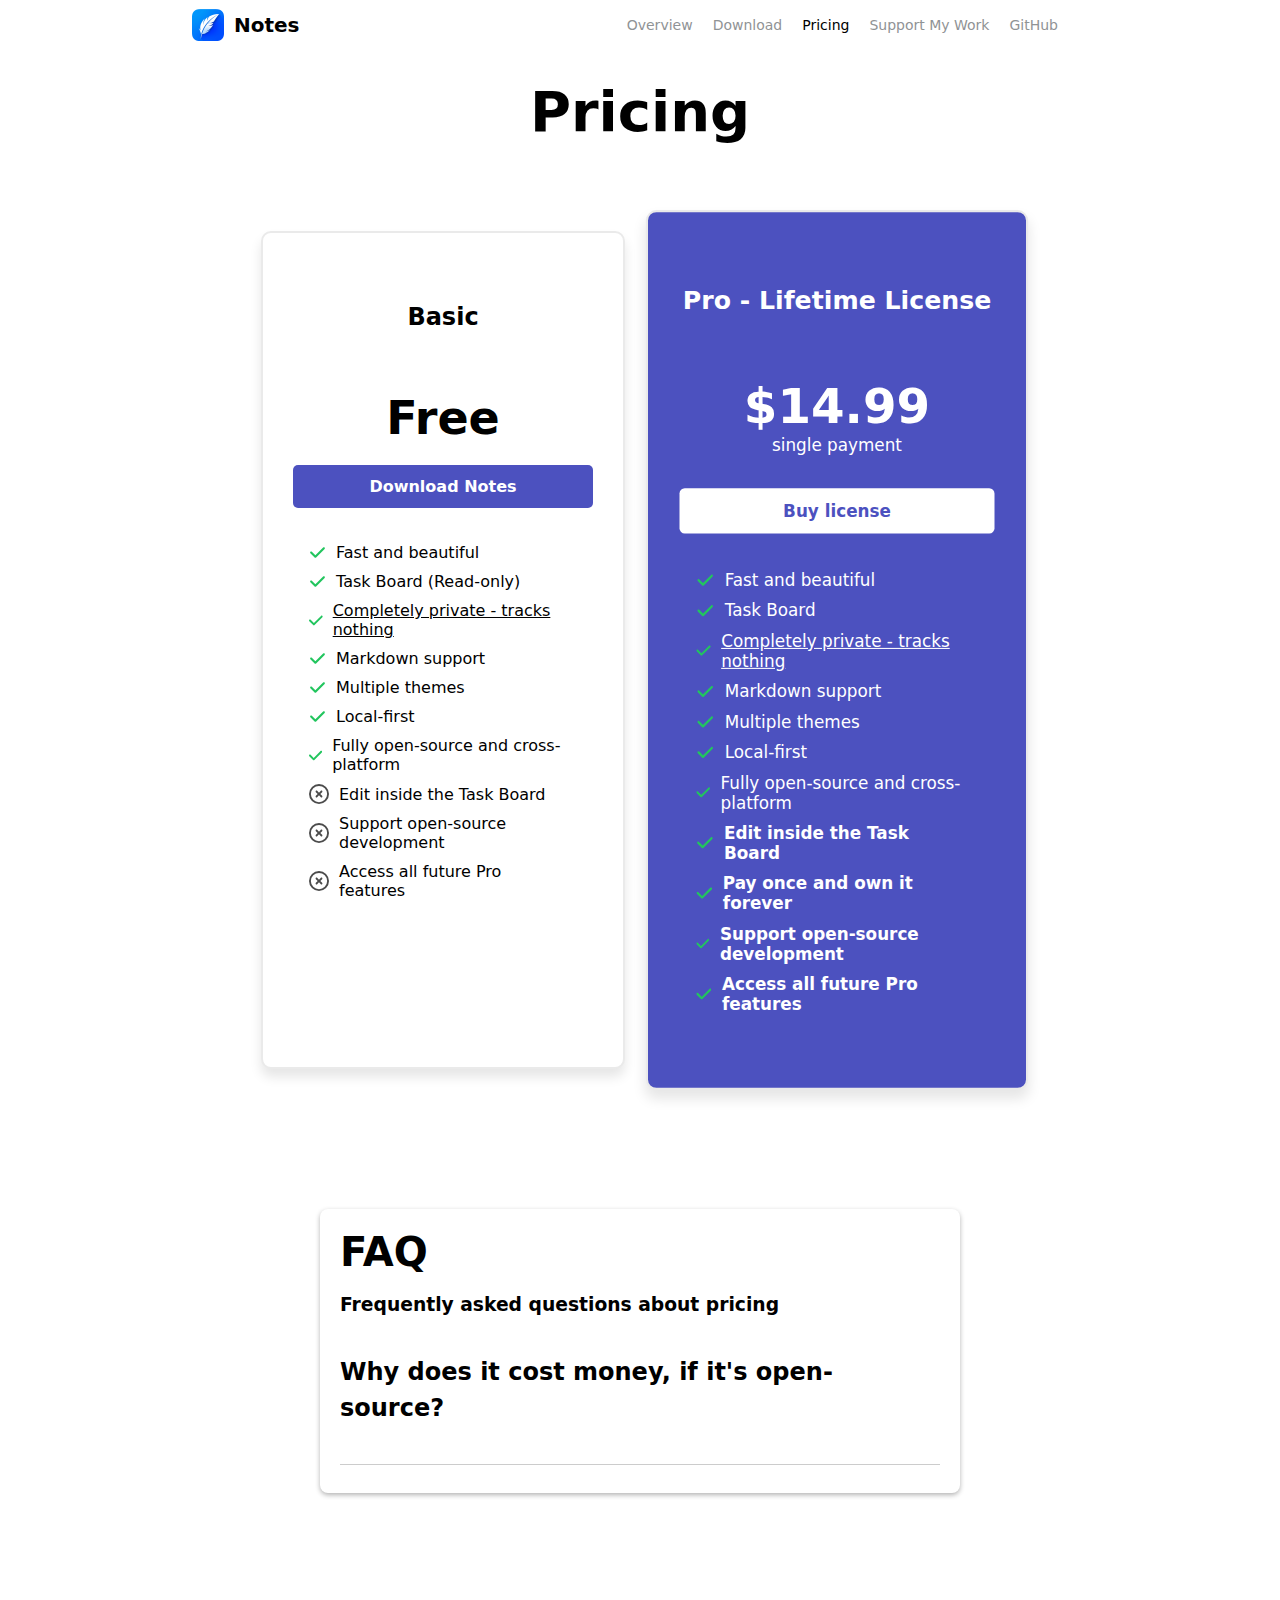
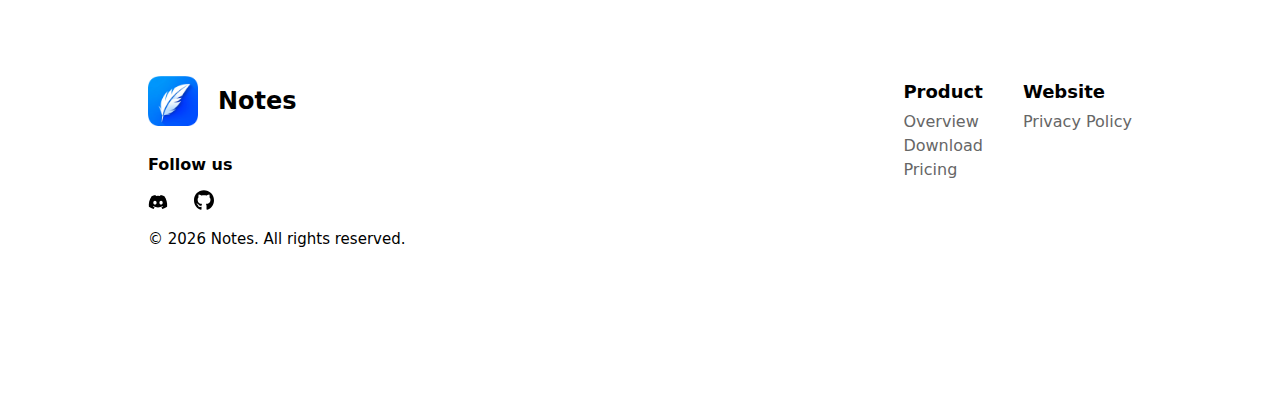
<file: pricing.html>
<!DOCTYPE html>
<html lang="en">
  <head>
    <link rel="icon" type="image/png" href="images/favicon.webp" />

    <link rel="stylesheet" href="css/styles.css" />

    <link
      rel="preload"
      href="css/charts.min.css"
      as="style"
      onload="this.onload=null;this.rel='stylesheet'"
    />
    <noscript><link rel="stylesheet" href="css/charts.min.css" /></noscript>

    <!-- <link rel="stylesheet" href="css/charts.min.css" /> -->
    <!-- <link
      href="https://cdnjs.cloudflare.com/ajax/libs/font-awesome/6.5.1/css/all.min.css"
      rel="stylesheet"
    /> -->

    <meta charset="UTF-8" />
    <meta name="viewport" content="width=device-width, initial-scale=1.0" />
    <meta name="description" content="Notes pricing." />
    <title>Pricing - Notes</title>
    <!-- Matomo -->
    <script>
      var _paq = (window._paq = window._paq || []);
      /* tracker methods like "setCustomDimension" should be called before "trackPageView" */
      _paq.push(["trackPageView"]);
      _paq.push(["enableLinkTracking"]);
      (function () {
        var u = "https://getnotes.matomo.cloud/";
        _paq.push(["setTrackerUrl", u + "matomo.php"]);
        _paq.push(["setSiteId", "15"]);
        var d = document,
          g = d.createElement("script"),
          s = d.getElementsByTagName("script")[0];
        g.async = true;
        g.src = "https://cdn.matomo.cloud/getnotes.matomo.cloud/matomo.js";
        s.parentNode.insertBefore(g, s);
      })();
    </script>
    <!-- End Matomo Code -->
  </head>
  <body>
    <div class="root-container">
      <nav class="navbar-mobile">
        <div class="nav-logo-mobile">
          <a href="index.html">
            <img src="images/favicon.webp" alt="App Icon" class="nav-icon" />
            <h1 class="nav-title">Notes</h1>
          </a>
        </div>
        <div class="nav-theme-icons navbar-mobile-second-section"></div>
        <ul class="nav-menu">
          <li class="nav-item">
            <a href="index.html" class="nav-link-mobile">Overview</a>
          </li>
          <li class="nav-item">
            <a href="download.html" class="nav-link-mobile">Download</a>
          </li>
          <li class="nav-item">
            <a href="pricing.html" class="nav-link-mobile">Pricing</a>
          </li>
          <li class="nav-item">
            <a href="support-my-work.html" class="nav-link-mobile"
              >Support My Work</a
            >
          </li>
          <li class="nav-item">
            <a
              href="https://github.com/nuttyartist/notes"
              target="_blank"
              class="nav-link-mobile"
              >GitHub</a
            >
          </li>
        </ul>

        <div class="hamburger">
          <span class="bar"></span>
          <span class="bar"></span>
          <span class="bar"></span>
        </div>
      </nav>
      <nav>
        <div class="nav-container">
          <a href="index.html">
            <img src="images/favicon.webp" alt="App Icon" class="nav-icon" />
            <h1 class="nav-title">Notes</h1>
          </a>
          <!-- About page -->
          <div class="nav-link-container">
            <a href="index.html" class="nav-link">Overview</a>
            <a href="download.html" class="nav-link">Download</a>
            <a href="pricing.html" class="nav-link active">Pricing</a>
            <a href="support-my-work.html" class="nav-link">Support My Work</a>
            <a
              href="https://github.com/nuttyartist/notes"
              target="_blank"
              class="nav-link"
              >GitHub</a
            >
          </div>
          <!-- <div class="nav-twitter">
            <a
              href="https://twitter.com/plumenotes"
              target="_blank"
              aria-label="Plume on Twitter"
            >
              <svg
                class="nav-twitter-icon"
                width="16"
                fill="white"
                xmlns="http://www.w3.org/2000/svg"
                viewBox="0 0 512 512"
              >
                <path
                  d="M389.2 48h70.6L305.6 224.2 487 464H345L233.7 318.6 106.5 464H35.8L200.7 275.5 26.8 48H172.4L272.9 180.9 389.2 48zM364.4 421.8h39.1L151.1 88h-42L364.4 421.8z"
                />
              </svg>
            </a>
          </div> -->
          <!-- <div class="nav-theme-icons">
            <svg
              width="16"
              class="nav-small-icons sun-icon"
              xmlns="http://www.w3.org/2000/svg"
              viewBox="0 0 512 512"
            >
              <path
                d="M361.5 1.2c5 2.1 8.6 6.6 9.6 11.9L391 121l107.9 19.8c5.3 1 9.8 4.6 11.9 9.6s1.5 10.7-1.6 15.2L446.9 256l62.3 90.3c3.1 4.5 3.7 10.2 1.6 15.2s-6.6 8.6-11.9 9.6L391 391 371.1 498.9c-1 5.3-4.6 9.8-9.6 11.9s-10.7 1.5-15.2-1.6L256 446.9l-90.3 62.3c-4.5 3.1-10.2 3.7-15.2 1.6s-8.6-6.6-9.6-11.9L121 391 13.1 371.1c-5.3-1-9.8-4.6-11.9-9.6s-1.5-10.7 1.6-15.2L65.1 256 2.8 165.7c-3.1-4.5-3.7-10.2-1.6-15.2s6.6-8.6 11.9-9.6L121 121 140.9 13.1c1-5.3 4.6-9.8 9.6-11.9s10.7-1.5 15.2 1.6L256 65.1 346.3 2.8c4.5-3.1 10.2-3.7 15.2-1.6zM160 256a96 96 0 1 1 192 0 96 96 0 1 1 -192 0zm224 0a128 128 0 1 0 -256 0 128 128 0 1 0 256 0z"
              />
            </svg>
            <svg
              width="12"
              class="nav-small-icons moon-icon"
              fill="white"
              xmlns="http://www.w3.org/2000/svg"
              viewBox="0 0 384 512"
            >
              <path
                d="M223.5 32C100 32 0 132.3 0 256S100 480 223.5 480c60.6 0 115.5-24.2 155.8-63.4c5-4.9 6.3-12.5 3.1-18.7s-10.1-9.7-17-8.5c-9.8 1.7-19.8 2.6-30.1 2.6c-96.9 0-175.5-78.8-175.5-176c0-65.8 36-123.1 89.3-153.3c6.1-3.5 9.2-10.5 7.7-17.3s-7.3-11.9-14.3-12.5c-6.3-.5-12.6-.8-19-.8z"
              />
            </svg>
          </div>
          <label for="theme-toggle" class="visually-hidden"
            >Toggle Dark Mode</label
          >
          <input type="checkbox" id="theme-toggle" /> -->
        </div>
      </nav>

      <div class="header">Pricing</div>
      <br />
      <div class="pricing-container">
        <!-- <div class="plan-toggle">
          <span class="toggle-label">Monthly</span>
          <label class="switch">
            <input type="checkbox" id="plan-toggle" checked />
            <span class="slider round"></span>
          </label>
          <span class="toggle-label">Yearly - get 6 months free</span>
        </div> -->
        <div class="pricing-cards">
          <div class="pricing-card">
            <!-- <div class="card-label">
              <svg
                class="label-icon plan-icon"
                xmlns="http://www.w3.org/2000/svg"
                viewBox="0 0 512 512"
              >
                <path
                  d="M406.5 399.6C387.4 352.9 341.5 320 288 320H224c-53.5 0-99.4 32.9-118.5 79.6C69.9 362.2 48 311.7 48 256C48 141.1 141.1 48 256 48s208 93.1 208 208c0 55.7-21.9 106.2-57.5 143.6zm-40.1 32.7C334.4 452.4 296.6 464 256 464s-78.4-11.6-110.5-31.7c7.3-36.7 39.7-64.3 78.5-64.3h64c38.8 0 71.2 27.6 78.5 64.3zM256 512A256 256 0 1 0 256 0a256 256 0 1 0 0 512zm0-272a40 40 0 1 1 0-80 40 40 0 1 1 0 80zm-88-40a88 88 0 1 0 176 0 88 88 0 1 0 -176 0z"
                />
              </svg>
              Personal use
            </div> -->
            <section class="card-body-container">
              <h2>Basic</h2>
              <p class="price">Free</p>
              <a href="download.html" class="pricing-btn">Download Notes</a>
              <br />
              <ul>
                <div class="list-item">
                  <svg
                    class="icon"
                    xmlns="http://www.w3.org/2000/svg"
                    viewBox="0 0 448 512"
                  >
                    <path
                      d="M438.6 105.4c12.5 12.5 12.5 32.8 0 45.3l-256 256c-12.5 12.5-32.8 12.5-45.3 0l-128-128c-12.5-12.5-12.5-32.8 0-45.3s32.8-12.5 45.3 0L160 338.7 393.4 105.4c12.5-12.5 32.8-12.5 45.3 0z"
                    />
                  </svg>
                  <span>Fast and beautiful</span>
                </div>
                <div class="list-item">
                  <svg
                    class="icon"
                    xmlns="http://www.w3.org/2000/svg"
                    viewBox="0 0 448 512"
                  >
                    <path
                      d="M438.6 105.4c12.5 12.5 12.5 32.8 0 45.3l-256 256c-12.5 12.5-32.8 12.5-45.3 0l-128-128c-12.5-12.5-12.5-32.8 0-45.3s32.8-12.5 45.3 0L160 338.7 393.4 105.4c12.5-12.5 32.8-12.5 45.3 0z"
                    />
                  </svg>
                  <span>Task Board (Read-only)</span>
                </div>
                <div class="list-item">
                  <svg
                    class="icon"
                    xmlns="http://www.w3.org/2000/svg"
                    viewBox="0 0 448 512"
                  >
                    <path
                      d="M438.6 105.4c12.5 12.5 12.5 32.8 0 45.3l-256 256c-12.5 12.5-32.8 12.5-45.3 0l-128-128c-12.5-12.5-12.5-32.8 0-45.3s32.8-12.5 45.3 0L160 338.7 393.4 105.4c12.5-12.5 32.8-12.5 45.3 0z"
                    />
                  </svg>
                  <span
                    ><a
                      href="notes-app-terms-privacy-policy.html"
                      style="color: inherit"
                      >Completely private - tracks nothing</a
                    ></span
                  >
                </div>
                <div class="list-item">
                  <svg
                    class="icon"
                    xmlns="http://www.w3.org/2000/svg"
                    viewBox="0 0 448 512"
                  >
                    <path
                      d="M438.6 105.4c12.5 12.5 12.5 32.8 0 45.3l-256 256c-12.5 12.5-32.8 12.5-45.3 0l-128-128c-12.5-12.5-12.5-32.8 0-45.3s32.8-12.5 45.3 0L160 338.7 393.4 105.4c12.5-12.5 32.8-12.5 45.3 0z"
                    />
                  </svg>
                  <span>Markdown support</span>
                </div>
                <div class="list-item">
                  <svg
                    class="icon"
                    xmlns="http://www.w3.org/2000/svg"
                    viewBox="0 0 448 512"
                  >
                    <path
                      d="M438.6 105.4c12.5 12.5 12.5 32.8 0 45.3l-256 256c-12.5 12.5-32.8 12.5-45.3 0l-128-128c-12.5-12.5-12.5-32.8 0-45.3s32.8-12.5 45.3 0L160 338.7 393.4 105.4c12.5-12.5 32.8-12.5 45.3 0z"
                    />
                  </svg>
                  <span>Multiple themes</span>
                </div>
                <div class="list-item">
                  <svg
                    class="icon"
                    xmlns="http://www.w3.org/2000/svg"
                    viewBox="0 0 448 512"
                  >
                    <path
                      d="M438.6 105.4c12.5 12.5 12.5 32.8 0 45.3l-256 256c-12.5 12.5-32.8 12.5-45.3 0l-128-128c-12.5-12.5-12.5-32.8 0-45.3s32.8-12.5 45.3 0L160 338.7 393.4 105.4c12.5-12.5 32.8-12.5 45.3 0z"
                    />
                  </svg>
                  <span>Local-first</span>
                </div>
                <div class="list-item">
                  <svg
                    class="icon"
                    xmlns="http://www.w3.org/2000/svg"
                    viewBox="0 0 448 512"
                  >
                    <path
                      d="M438.6 105.4c12.5 12.5 12.5 32.8 0 45.3l-256 256c-12.5 12.5-32.8 12.5-45.3 0l-128-128c-12.5-12.5-12.5-32.8 0-45.3s32.8-12.5 45.3 0L160 338.7 393.4 105.4c12.5-12.5 32.8-12.5 45.3 0z"
                    />
                  </svg>
                  <span>Fully open-source and cross-platform</span>
                </div>
                <div class="list-item">
                  <svg
                    class="icon outline-x"
                    xmlns="http://www.w3.org/2000/svg"
                    viewBox="0 0 512 512"
                  >
                    <path
                      d="M256 48a208 208 0 1 1 0 416 208 208 0 1 1 0-416zm0 464A256 256 0 1 0 256 0a256 256 0 1 0 0 512zM175 175c-9.4 9.4-9.4 24.6 0 33.9l47 47-47 47c-9.4 9.4-9.4 24.6 0 33.9s24.6 9.4 33.9 0l47-47 47 47c9.4 9.4 24.6 9.4 33.9 0s9.4-24.6 0-33.9l-47-47 47-47c9.4-9.4 9.4-24.6 0-33.9s-24.6-9.4-33.9 0l-47 47-47-47c-9.4-9.4-24.6-9.4-33.9 0z"
                    />
                  </svg>
                  <span>Edit inside the Task Board</span>
                </div>
                <div class="list-item">
                  <svg
                    class="icon outline-x"
                    xmlns="http://www.w3.org/2000/svg"
                    viewBox="0 0 512 512"
                  >
                    <path
                      d="M256 48a208 208 0 1 1 0 416 208 208 0 1 1 0-416zm0 464A256 256 0 1 0 256 0a256 256 0 1 0 0 512zM175 175c-9.4 9.4-9.4 24.6 0 33.9l47 47-47 47c-9.4 9.4-9.4 24.6 0 33.9s24.6 9.4 33.9 0l47-47 47 47c9.4 9.4 24.6 9.4 33.9 0s9.4-24.6 0-33.9l-47-47 47-47c9.4-9.4 9.4-24.6 0-33.9s-24.6-9.4-33.9 0l-47 47-47-47c-9.4-9.4-24.6-9.4-33.9 0z"
                    />
                  </svg>
                  <span>Support open-source development</span>
                </div>
                <div class="list-item">
                  <svg
                    class="icon outline-x"
                    xmlns="http://www.w3.org/2000/svg"
                    viewBox="0 0 512 512"
                  >
                    <path
                      d="M256 48a208 208 0 1 1 0 416 208 208 0 1 1 0-416zm0 464A256 256 0 1 0 256 0a256 256 0 1 0 0 512zM175 175c-9.4 9.4-9.4 24.6 0 33.9l47 47-47 47c-9.4 9.4-9.4 24.6 0 33.9s24.6 9.4 33.9 0l47-47 47 47c9.4 9.4 24.6 9.4 33.9 0s9.4-24.6 0-33.9l-47-47 47-47c9.4-9.4 9.4-24.6 0-33.9s-24.6-9.4-33.9 0l-47 47-47-47c-9.4-9.4-24.6-9.4-33.9 0z"
                    />
                  </svg>
                  <span>Access all future Pro features</span>
                </div>
                <!-- <div class="list-item">
                  <svg
                    class="icon x-mark"
                    xmlns="http://www.w3.org/2000/svg"
                    viewBox="0 0 384 512"
                  >
                    <path
                      d="M342.6 150.6c12.5-12.5 12.5-32.8 0-45.3s-32.8-12.5-45.3 0L192 210.7 86.6 105.4c-12.5-12.5-32.8-12.5-45.3 0s-12.5 32.8 0 45.3L146.7 256 41.4 361.4c-12.5 12.5-12.5 32.8 0 45.3s32.8 12.5 45.3 0L192 301.3 297.4 406.6c12.5 12.5 32.8 12.5 45.3 0s12.5-32.8 0-45.3L237.3 256 342.6 150.6z"
                    />
                  </svg>
                  <span>Image (read-only)</span>
                </div> -->
                <!-- <div class="list-item">
                  <svg
                    class="icon x-mark"
                    xmlns="http://www.w3.org/2000/svg"
                    viewBox="0 0 384 512"
                  >
                    <path
                      d="M342.6 150.6c12.5-12.5 12.5-32.8 0-45.3s-32.8-12.5-45.3 0L192 210.7 86.6 105.4c-12.5-12.5-32.8-12.5-45.3 0s-12.5 32.8 0 45.3L146.7 256 41.4 361.4c-12.5 12.5-12.5 32.8 0 45.3s32.8 12.5 45.3 0L192 301.3 297.4 406.6c12.5 12.5 32.8 12.5 45.3 0s12.5-32.8 0-45.3L237.3 256 342.6 150.6z"
                    />
                  </svg>
                  <span>Kanban (read-only)</span>
                </div> -->
                <!-- <div class="list-item">
                  <svg
                    class="icon x-mark"
                    xmlns="http://www.w3.org/2000/svg"
                    viewBox="0 0 384 512"
                  >
                    <path
                      d="M342.6 150.6c12.5-12.5 12.5-32.8 0-45.3s-32.8-12.5-45.3 0L192 210.7 86.6 105.4c-12.5-12.5-32.8-12.5-45.3 0s-12.5 32.8 0 45.3L146.7 256 41.4 361.4c-12.5 12.5-12.5 32.8 0 45.3s32.8 12.5 45.3 0L192 301.3 297.4 406.6c12.5 12.5 32.8 12.5 45.3 0s12.5-32.8 0-45.3L237.3 256 342.6 150.6z"
                    />
                  </svg>
                  <span>Drop Cap (read-only)</span>
                </div> -->
                <!-- <div class="list-item">
                  <svg
                    class="icon x-mark"
                    xmlns="http://www.w3.org/2000/svg"
                    viewBox="0 0 384 512"
                  >
                    <path
                      d="M342.6 150.6c12.5-12.5 12.5-32.8 0-45.3s-32.8-12.5-45.3 0L192 210.7 86.6 105.4c-12.5-12.5-32.8-12.5-45.3 0s-12.5 32.8 0 45.3L146.7 256 41.4 361.4c-12.5 12.5-12.5 32.8 0 45.3s32.8 12.5 45.3 0L192 301.3 297.4 406.6c12.5 12.5 32.8 12.5 45.3 0s12.5-32.8 0-45.3L237.3 256 342.6 150.6z"
                    />
                  </svg>
                  <span>Distraction-free mode</span>
                </div> -->

                <!-- <li>Fast, native-like app</li>
              <li>Beautiful interface</li>
              <li>Drag and drop anything</li>
              <li>Markdown support</li>
              <li>Completely private</li>
              <li>Cross-platform</li>
              <li>Local-first</li>
              <li>Different themes</li>
              <li>X Image (read-only)</li>
              <li>X Kanban (read-only)</li>
              <li>X Drop Cap (read-only)</li>
              <li>X Distraction-free mode</li> -->
              </ul>
            </section>
          </div>
          <div class="pricing-card featured">
            <!-- <div class="plan-toggle-2">
              <span class="toggle-label">Monthly</span>
              <label class="switch">
                <input type="checkbox" id="plan-toggle-2" checked />
                <span class="slider round"></span>
              </label>
              <span class="toggle-label">Yearly - get 6 months free</span>
            </div> -->
            <!-- <div class="card-label">
              <svg
                class="label-icon plan-icon featured"
                xmlns="http://www.w3.org/2000/svg"
                viewBox="0 0 512 512"
              >
                <path
                  d="M406.5 399.6C387.4 352.9 341.5 320 288 320H224c-53.5 0-99.4 32.9-118.5 79.6C69.9 362.2 48 311.7 48 256C48 141.1 141.1 48 256 48s208 93.1 208 208c0 55.7-21.9 106.2-57.5 143.6zm-40.1 32.7C334.4 452.4 296.6 464 256 464s-78.4-11.6-110.5-31.7c7.3-36.7 39.7-64.3 78.5-64.3h64c38.8 0 71.2 27.6 78.5 64.3zM256 512A256 256 0 1 0 256 0a256 256 0 1 0 0 512zm0-272a40 40 0 1 1 0-80 40 40 0 1 1 0 80zm-88-40a88 88 0 1 0 176 0 88 88 0 1 0 -176 0z"
                />
              </svg>
              Personal use
            </div> -->
            <section class="card-body-container">
              <h2>Pro - Lifetime License</h2>
              <p class="price yearly-price" style="margin-bottom: 0">$14.99</p>
              <p style="margin-top: 0; margin-bottom: 2rem">single payment</p>
              <a
                id="pro-buy-button"
                href="https://buy.notes-foss.com/buy/e54b8f9d-1315-4459-bcb2-5e28c12b4b8a"
                class="pricing-btn"
                >Buy license</a
              >
              <br />
              <!-- <div class="list-item">
                <svg
                  class="icon"
                  xmlns="http://www.w3.org/2000/svg"
                  viewBox="0 0 448 512"
                >
                  <path
                    d="M438.6 105.4c12.5 12.5 12.5 32.8 0 45.3l-256 256c-12.5 12.5-32.8 12.5-45.3 0l-128-128c-12.5-12.5-12.5-32.8 0-45.3s32.8-12.5 45.3 0L160 338.7 393.4 105.4c12.5-12.5 32.8-12.5 45.3 0z"
                  />
                </svg>
                <p><strong>Everything in Basic, plus:</strong></p>
              </div> -->
              <!-- <p><strong>Everything in Basic, plus:</strong></p> -->
              <ul class="pricing-feature-list">
                <!-- <div class="list-item">                  
                  <p>Plus, everything in Basic:</p>
                </div> -->
                <div class="list-item">
                  <svg
                    class="icon"
                    xmlns="http://www.w3.org/2000/svg"
                    viewBox="0 0 448 512"
                  >
                    <path
                      d="M438.6 105.4c12.5 12.5 12.5 32.8 0 45.3l-256 256c-12.5 12.5-32.8 12.5-45.3 0l-128-128c-12.5-12.5-12.5-32.8 0-45.3s32.8-12.5 45.3 0L160 338.7 393.4 105.4c12.5-12.5 32.8-12.5 45.3 0z"
                    />
                  </svg>
                  <span>Fast and beautiful</span>
                </div>
                <div class="list-item">
                  <svg
                    class="icon"
                    xmlns="http://www.w3.org/2000/svg"
                    viewBox="0 0 448 512"
                  >
                    <path
                      d="M438.6 105.4c12.5 12.5 12.5 32.8 0 45.3l-256 256c-12.5 12.5-32.8 12.5-45.3 0l-128-128c-12.5-12.5-12.5-32.8 0-45.3s32.8-12.5 45.3 0L160 338.7 393.4 105.4c12.5-12.5 32.8-12.5 45.3 0z"
                    />
                  </svg>
                  <span>Task Board</span>
                </div>
                <div class="list-item">
                  <svg
                    class="icon"
                    xmlns="http://www.w3.org/2000/svg"
                    viewBox="0 0 448 512"
                  >
                    <path
                      d="M438.6 105.4c12.5 12.5 12.5 32.8 0 45.3l-256 256c-12.5 12.5-32.8 12.5-45.3 0l-128-128c-12.5-12.5-12.5-32.8 0-45.3s32.8-12.5 45.3 0L160 338.7 393.4 105.4c12.5-12.5 32.8-12.5 45.3 0z"
                    />
                  </svg>
                  <span
                    ><a
                      href="notes-app-terms-privacy-policy.html"
                      style="color: inherit"
                      >Completely private - tracks nothing</a
                    ></span
                  >
                </div>
                <div class="list-item">
                  <svg
                    class="icon"
                    xmlns="http://www.w3.org/2000/svg"
                    viewBox="0 0 448 512"
                  >
                    <path
                      d="M438.6 105.4c12.5 12.5 12.5 32.8 0 45.3l-256 256c-12.5 12.5-32.8 12.5-45.3 0l-128-128c-12.5-12.5-12.5-32.8 0-45.3s32.8-12.5 45.3 0L160 338.7 393.4 105.4c12.5-12.5 32.8-12.5 45.3 0z"
                    />
                  </svg>
                  <span>Markdown support</span>
                </div>
                <div class="list-item">
                  <svg
                    class="icon"
                    xmlns="http://www.w3.org/2000/svg"
                    viewBox="0 0 448 512"
                  >
                    <path
                      d="M438.6 105.4c12.5 12.5 12.5 32.8 0 45.3l-256 256c-12.5 12.5-32.8 12.5-45.3 0l-128-128c-12.5-12.5-12.5-32.8 0-45.3s32.8-12.5 45.3 0L160 338.7 393.4 105.4c12.5-12.5 32.8-12.5 45.3 0z"
                    />
                  </svg>
                  <span>Multiple themes</span>
                </div>
                <div class="list-item">
                  <svg
                    class="icon"
                    xmlns="http://www.w3.org/2000/svg"
                    viewBox="0 0 448 512"
                  >
                    <path
                      d="M438.6 105.4c12.5 12.5 12.5 32.8 0 45.3l-256 256c-12.5 12.5-32.8 12.5-45.3 0l-128-128c-12.5-12.5-12.5-32.8 0-45.3s32.8-12.5 45.3 0L160 338.7 393.4 105.4c12.5-12.5 32.8-12.5 45.3 0z"
                    />
                  </svg>
                  <span>Local-first</span>
                </div>
                <div class="list-item">
                  <svg
                    class="icon"
                    xmlns="http://www.w3.org/2000/svg"
                    viewBox="0 0 448 512"
                  >
                    <path
                      d="M438.6 105.4c12.5 12.5 12.5 32.8 0 45.3l-256 256c-12.5 12.5-32.8 12.5-45.3 0l-128-128c-12.5-12.5-12.5-32.8 0-45.3s32.8-12.5 45.3 0L160 338.7 393.4 105.4c12.5-12.5 32.8-12.5 45.3 0z"
                    />
                  </svg>
                  <span>Fully open-source and cross-platform</span>
                </div>
                <div class="list-item">
                  <svg
                    class="icon"
                    xmlns="http://www.w3.org/2000/svg"
                    viewBox="0 0 448 512"
                  >
                    <path
                      d="M438.6 105.4c12.5 12.5 12.5 32.8 0 45.3l-256 256c-12.5 12.5-32.8 12.5-45.3 0l-128-128c-12.5-12.5-12.5-32.8 0-45.3s32.8-12.5 45.3 0L160 338.7 393.4 105.4c12.5-12.5 32.8-12.5 45.3 0z"
                    />
                  </svg>
                  <span><strong>Edit inside the Task Board</strong></span>
                </div>
                <div class="list-item">
                  <svg
                    class="icon"
                    xmlns="http://www.w3.org/2000/svg"
                    viewBox="0 0 448 512"
                  >
                    <path
                      d="M438.6 105.4c12.5 12.5 12.5 32.8 0 45.3l-256 256c-12.5 12.5-32.8 12.5-45.3 0l-128-128c-12.5-12.5-12.5-32.8 0-45.3s32.8-12.5 45.3 0L160 338.7 393.4 105.4c12.5-12.5 32.8-12.5 45.3 0z"
                    />
                  </svg>
                  <span><strong>Pay once and own it forever</strong></span>
                </div>
                <div class="list-item">
                  <svg
                    class="icon"
                    xmlns="http://www.w3.org/2000/svg"
                    viewBox="0 0 448 512"
                  >
                    <path
                      d="M438.6 105.4c12.5 12.5 12.5 32.8 0 45.3l-256 256c-12.5 12.5-32.8 12.5-45.3 0l-128-128c-12.5-12.5-12.5-32.8 0-45.3s32.8-12.5 45.3 0L160 338.7 393.4 105.4c12.5-12.5 32.8-12.5 45.3 0z"
                    />
                  </svg>
                  <span><strong>Support open-source development</strong></span>
                </div>
                <div class="list-item">
                  <svg
                    class="icon"
                    xmlns="http://www.w3.org/2000/svg"
                    viewBox="0 0 448 512"
                  >
                    <path
                      d="M438.6 105.4c12.5 12.5 12.5 32.8 0 45.3l-256 256c-12.5 12.5-32.8 12.5-45.3 0l-128-128c-12.5-12.5-12.5-32.8 0-45.3s32.8-12.5 45.3 0L160 338.7 393.4 105.4c12.5-12.5 32.8-12.5 45.3 0z"
                    />
                  </svg>
                  <span><strong>Access all future Pro features</strong></span>
                </div>
              </ul>
            </section>
          </div>
        </div>
      </div>

      <div class="faq-container">
        <div class="section-header-font">FAQ</div>
        <h3 class="gray-text">Frequently asked questions about pricing</h3>

        <details>
          <summary>Why does it cost money, if it's open-source?</summary>
          <p>
            Since Notes is fully open source, you can compile it from source to
            get the full Pro experience at no cost at all. See our
            <a
              href="https://github.com/nuttyartist/notes#building-from-source"
              target="_blank"
              >building from source instructions</a
            >. The Pro version is for those who want a quick and easy way to
            support the project and get the full experience without having to
            compile it themselves.
          </p>
        </details>
      </div>

      <footer>
        <div class="footer-container">
          <div class="footer-left">
            <a href="index.html" style="text-decoration: none; color: inherit">
              <div class="footer-logo-container">
                <img
                  src="images/favicon.webp"
                  alt="App icon"
                  class="footer-logo"
                />
                <p class="footer-logo-text">Notes</p>
              </div>
            </a>
            <p><strong>Follow us</strong></p>
            <div class="social-links">
              <a
                href="https://discord.com/invite/RP6ReXRn5j"
                target="_blank"
                aria-label="Nots on Discord"
              >
                <svg
                  class="nav-twitter-icon"
                  width="20"
                  fill="black"
                  xmlns="http://www.w3.org/2000/svg"
                  viewBox="0 0 640 512"
                >
                  <!--!Font Awesome Free 6.5.2 by @fontawesome - https://fontawesome.com License - https://fontawesome.com/license/free Copyright 2024 Fonticons, Inc.-->
                  <path
                    d="M524.5 69.8a1.5 1.5 0 0 0 -.8-.7A485.1 485.1 0 0 0 404.1 32a1.8 1.8 0 0 0 -1.9 .9 337.5 337.5 0 0 0 -14.9 30.6 447.8 447.8 0 0 0 -134.4 0 309.5 309.5 0 0 0 -15.1-30.6 1.9 1.9 0 0 0 -1.9-.9A483.7 483.7 0 0 0 116.1 69.1a1.7 1.7 0 0 0 -.8 .7C39.1 183.7 18.2 294.7 28.4 404.4a2 2 0 0 0 .8 1.4A487.7 487.7 0 0 0 176 479.9a1.9 1.9 0 0 0 2.1-.7A348.2 348.2 0 0 0 208.1 430.4a1.9 1.9 0 0 0 -1-2.6 321.2 321.2 0 0 1 -45.9-21.9 1.9 1.9 0 0 1 -.2-3.1c3.1-2.3 6.2-4.7 9.1-7.1a1.8 1.8 0 0 1 1.9-.3c96.2 43.9 200.4 43.9 295.5 0a1.8 1.8 0 0 1 1.9 .2c2.9 2.4 6 4.9 9.1 7.2a1.9 1.9 0 0 1 -.2 3.1 301.4 301.4 0 0 1 -45.9 21.8 1.9 1.9 0 0 0 -1 2.6 391.1 391.1 0 0 0 30 48.8 1.9 1.9 0 0 0 2.1 .7A486 486 0 0 0 610.7 405.7a1.9 1.9 0 0 0 .8-1.4C623.7 277.6 590.9 167.5 524.5 69.8zM222.5 337.6c-29 0-52.8-26.6-52.8-59.2S193.1 219.1 222.5 219.1c29.7 0 53.3 26.8 52.8 59.2C275.3 311 251.9 337.6 222.5 337.6zm195.4 0c-29 0-52.8-26.6-52.8-59.2S388.4 219.1 417.9 219.1c29.7 0 53.3 26.8 52.8 59.2C470.7 311 447.5 337.6 417.9 337.6z"
                  />
                </svg>
              </a>
              <a
                href="https://github.com/nuttyartist/notes"
                target="_blank"
                aria-label="Notes on GitHub"
              >
                <svg
                  class="nav-twitter-icon"
                  width="20"
                  fill="black"
                  xmlns="http://www.w3.org/2000/svg"
                  viewBox="0 0 496 512"
                >
                  <!--!Font Awesome Free 6.5.2 by @fontawesome - https://fontawesome.com License - https://fontawesome.com/license/free Copyright 2024 Fonticons, Inc.-->
                  <path
                    d="M165.9 397.4c0 2-2.3 3.6-5.2 3.6-3.3 .3-5.6-1.3-5.6-3.6 0-2 2.3-3.6 5.2-3.6 3-.3 5.6 1.3 5.6 3.6zm-31.1-4.5c-.7 2 1.3 4.3 4.3 4.9 2.6 1 5.6 0 6.2-2s-1.3-4.3-4.3-5.2c-2.6-.7-5.5 .3-6.2 2.3zm44.2-1.7c-2.9 .7-4.9 2.6-4.6 4.9 .3 2 2.9 3.3 5.9 2.6 2.9-.7 4.9-2.6 4.6-4.6-.3-1.9-3-3.2-5.9-2.9zM244.8 8C106.1 8 0 113.3 0 252c0 110.9 69.8 205.8 169.5 239.2 12.8 2.3 17.3-5.6 17.3-12.1 0-6.2-.3-40.4-.3-61.4 0 0-70 15-84.7-29.8 0 0-11.4-29.1-27.8-36.6 0 0-22.9-15.7 1.6-15.4 0 0 24.9 2 38.6 25.8 21.9 38.6 58.6 27.5 72.9 20.9 2.3-16 8.8-27.1 16-33.7-55.9-6.2-112.3-14.3-112.3-110.5 0-27.5 7.6-41.3 23.6-58.9-2.6-6.5-11.1-33.3 2.6-67.9 20.9-6.5 69 27 69 27 20-5.6 41.5-8.5 62.8-8.5s42.8 2.9 62.8 8.5c0 0 48.1-33.6 69-27 13.7 34.7 5.2 61.4 2.6 67.9 16 17.7 25.8 31.5 25.8 58.9 0 96.5-58.9 104.2-114.8 110.5 9.2 7.9 17 22.9 17 46.4 0 33.7-.3 75.4-.3 83.6 0 6.5 4.6 14.4 17.3 12.1C428.2 457.8 496 362.9 496 252 496 113.3 383.5 8 244.8 8zM97.2 352.9c-1.3 1-1 3.3 .7 5.2 1.6 1.6 3.9 2.3 5.2 1 1.3-1 1-3.3-.7-5.2-1.6-1.6-3.9-2.3-5.2-1zm-10.8-8.1c-.7 1.3 .3 2.9 2.3 3.9 1.6 1 3.6 .7 4.3-.7 .7-1.3-.3-2.9-2.3-3.9-2-.6-3.6-.3-4.3 .7zm32.4 35.6c-1.6 1.3-1 4.3 1.3 6.2 2.3 2.3 5.2 2.6 6.5 1 1.3-1.3 .7-4.3-1.3-6.2-2.2-2.3-5.2-2.6-6.5-1zm-11.4-14.7c-1.6 1-1.6 3.6 0 5.9 1.6 2.3 4.3 3.3 5.6 2.3 1.6-1.3 1.6-3.9 0-6.2-1.4-2.3-4-3.3-5.6-2z"
                  />
                </svg>
              </a>
            </div>
            <p class="footer-copyright">
              &copy;
              <script>
                document.write(new Date().getFullYear());
              </script>
              Notes. All rights reserved.
            </p>
          </div>
          <div class="footer-right">
            <div class="footer-category">
              <h3>Product</h3>
              <ul>
                <li><a href="index.html">Overview</a></li>
                <li><a href="download.html">Download</a></li>
                <li><a href="pricing.html">Pricing</a></li>
              </ul>
            </div>
            <div class="footer-category">
              <h3>Website</h3>
              <ul>
                <li><a href="privacy-policy.html">Privacy Policy</a></li>
                <!-- <li><a href="#">Terms of Use</a></li> -->
              </ul>
            </div>
            <!-- Add more categories as needed -->
          </div>
        </div>
      </footer>

      <script src="js/script.js"></script>
    </div>
  </body>
</html>
</file>
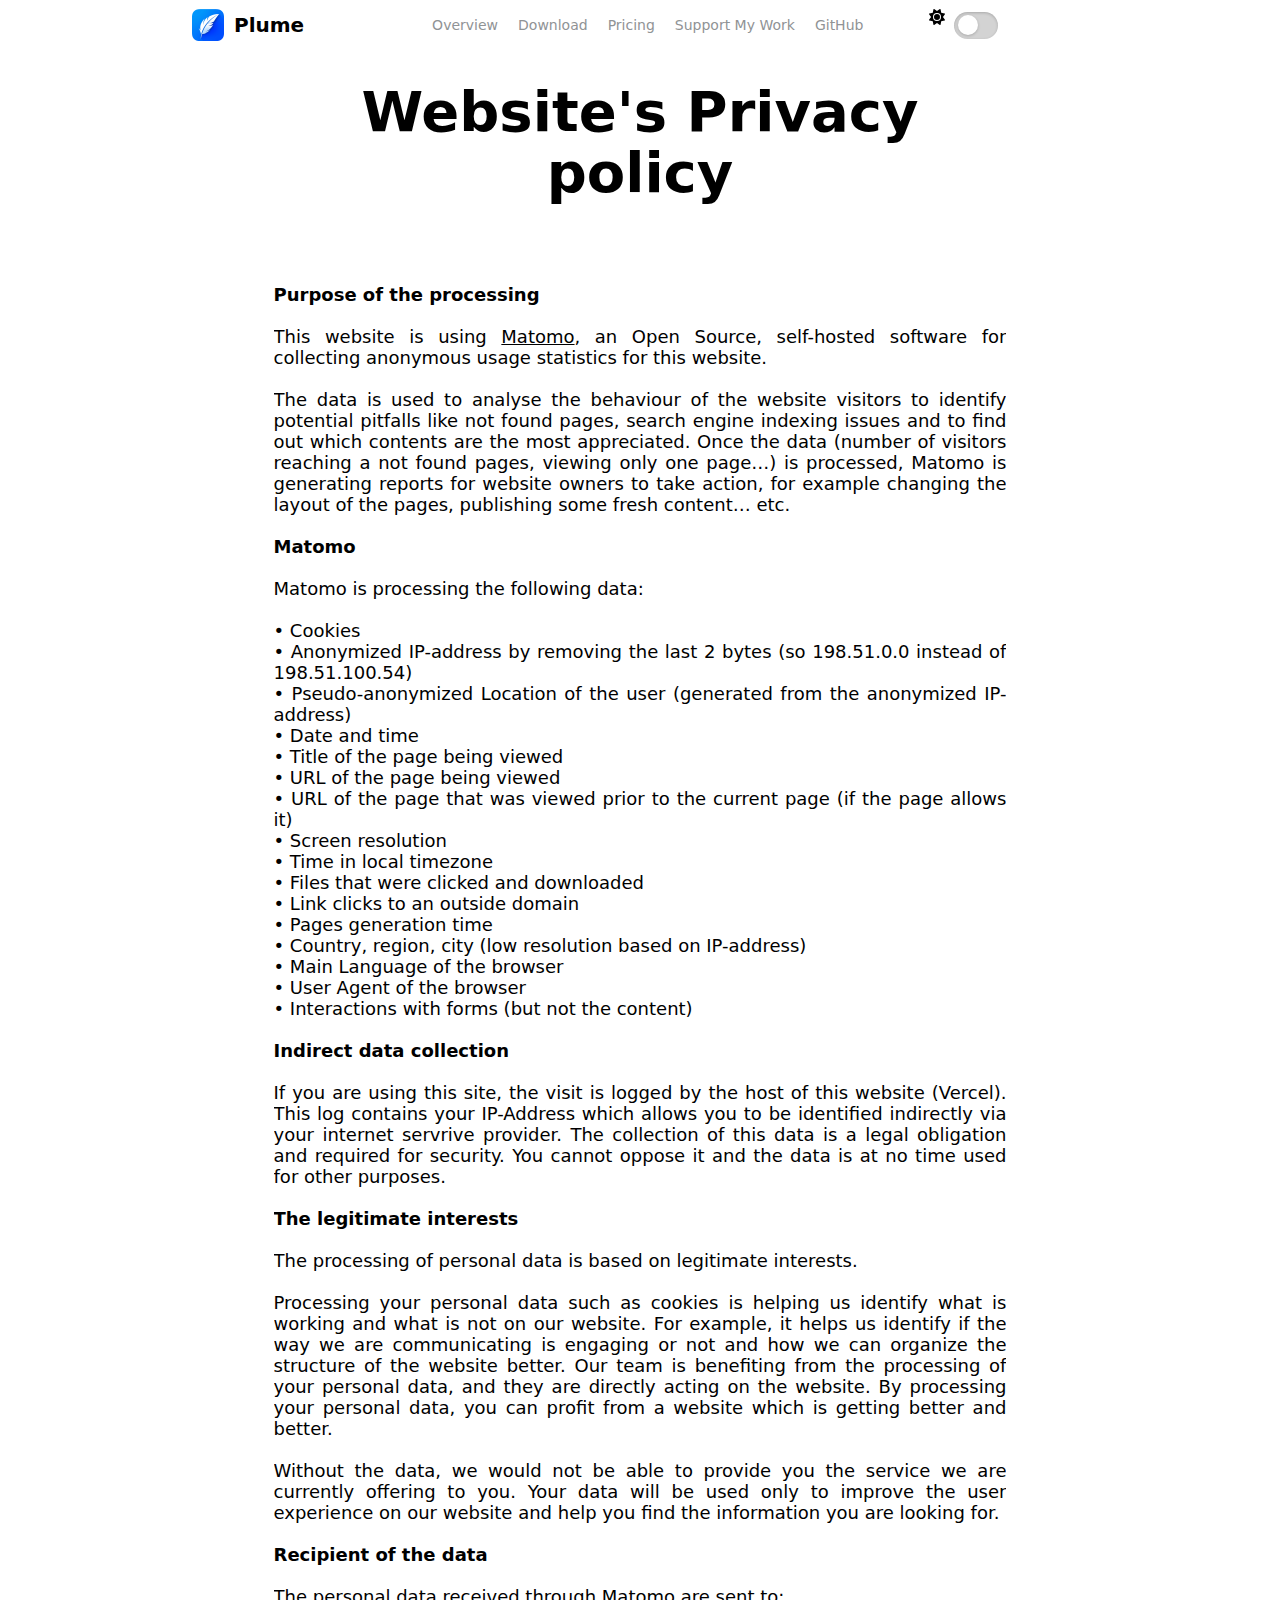
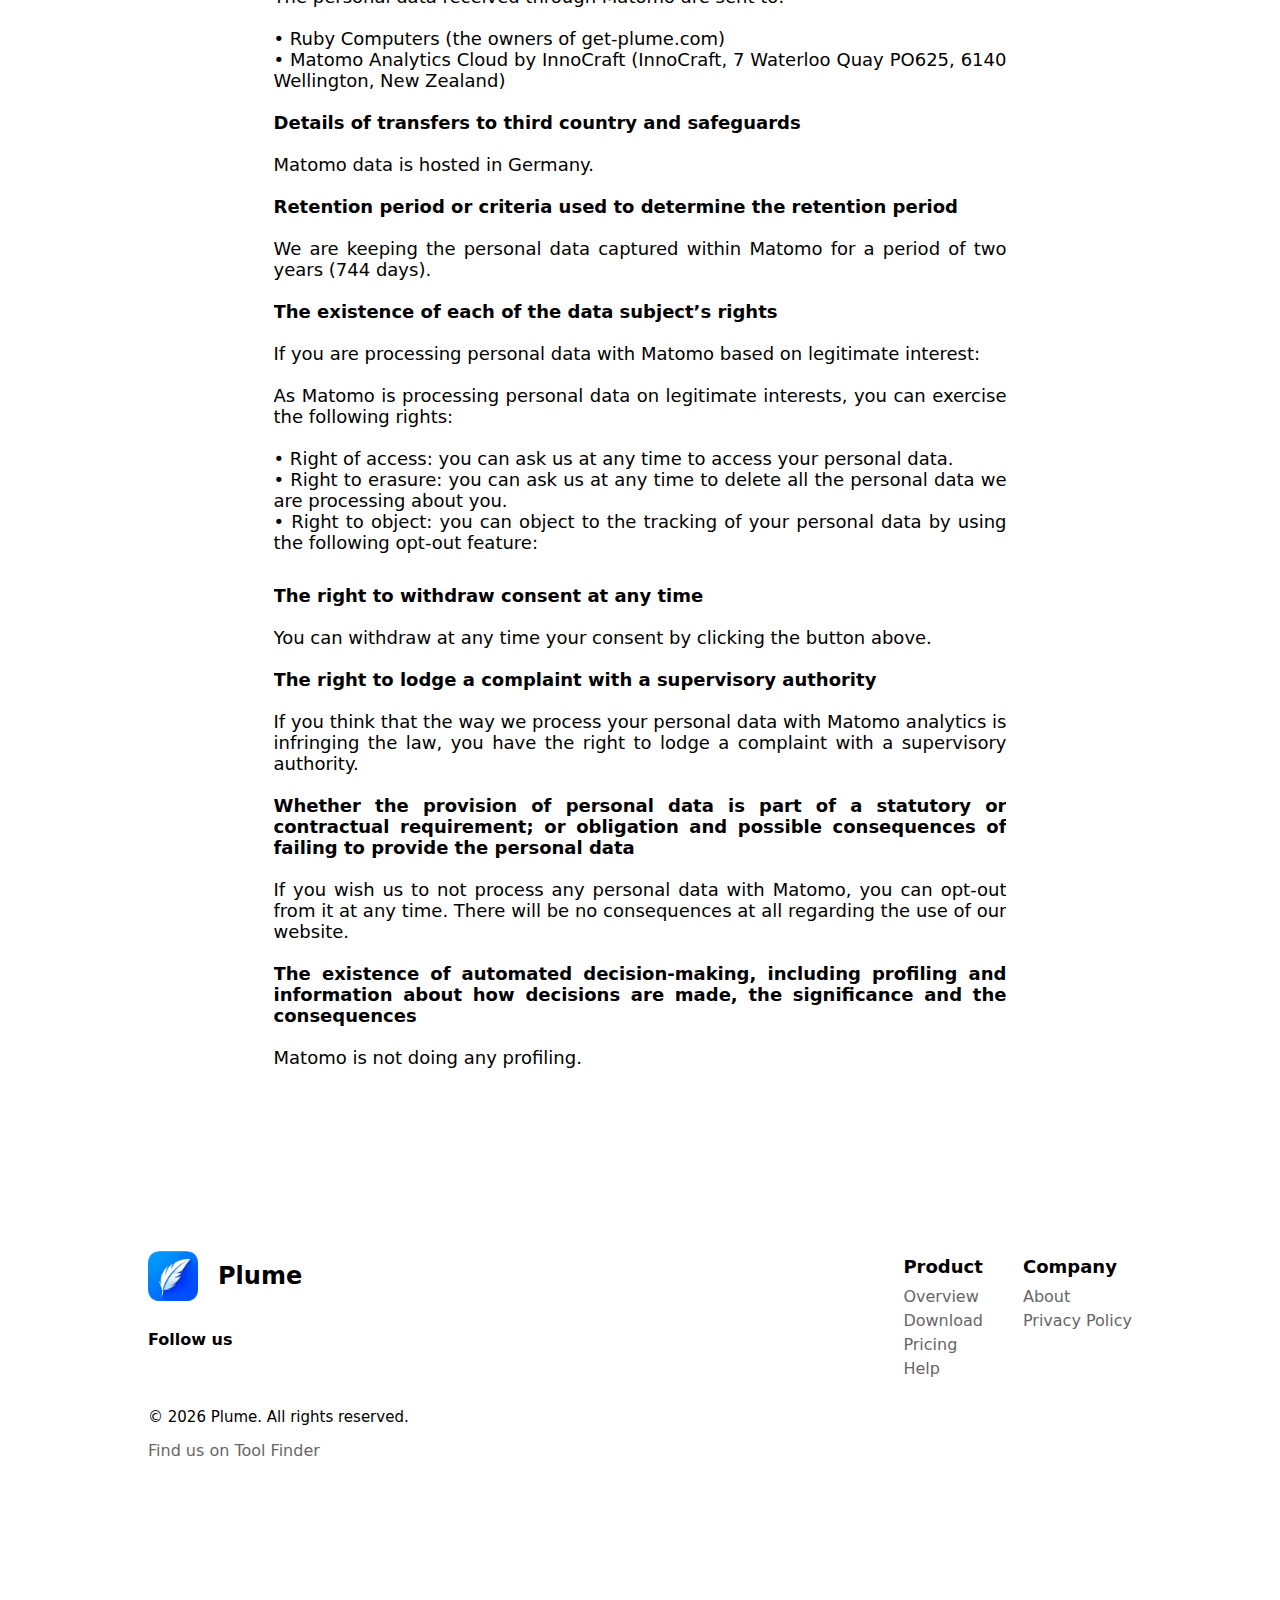
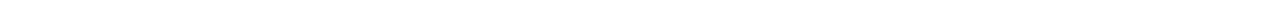
<file: privacy-policy.html>
<!DOCTYPE html>
<html lang="en">
  <head>
    <link rel="icon" type="image/png" href="images/favicon.webp" />

    <link rel="stylesheet" href="css/styles.css" />

    <link
      rel="preload"
      href="css/charts.min.css"
      as="style"
      onload="this.onload=null;this.rel='stylesheet'"
    />
    <noscript><link rel="stylesheet" href="css/charts.min.css" /></noscript>

    <!-- <link rel="stylesheet" href="css/charts.min.css" /> -->
    <!-- <link
      href="https://cdnjs.cloudflare.com/ajax/libs/font-awesome/6.5.1/css/all.min.css"
      rel="stylesheet"
    /> -->

    <meta charset="UTF-8" />
    <meta name="viewport" content="width=device-width, initial-scale=1.0" />
    <meta name="description" content="Plume's help center." />
    <title>Privacy Policy - Plume</title>
    <!-- Matomo -->
    <script>
      var _paq = (window._paq = window._paq || []);
      /* tracker methods like "setCustomDimension" should be called before "trackPageView" */
      _paq.push(["trackPageView"]);
      _paq.push(["enableLinkTracking"]);
      (function () {
        var u = "https://getnotes.matomo.cloud/";
        _paq.push(["setTrackerUrl", u + "matomo.php"]);
        _paq.push(["setSiteId", "15"]);
        var d = document,
          g = d.createElement("script"),
          s = d.getElementsByTagName("script")[0];
        g.async = true;
        g.src = "https://cdn.matomo.cloud/getnotes.matomo.cloud/matomo.js";
        s.parentNode.insertBefore(g, s);
      })();
    </script>
    <!-- End Matomo Code -->
  </head>
  <body>
    <div class="root-container">
      <nav class="navbar-mobile">
        <div class="nav-logo-mobile">
          <a href="index.html">
            <img src="images/favicon.webp" alt="App Icon" class="nav-icon" />
            <h1 class="nav-title">Plume</h1>
          </a>
        </div>
        <div class="nav-theme-icons navbar-mobile-second-section">
          <!-- <i class="fas fa-sun sun-icon"></i> -->
          <!-- <i class="fas fa-moon moon-icon"></i> -->
          <svg
            width="16"
            class="nav-small-icons sun-icon"
            xmlns="http://www.w3.org/2000/svg"
            viewBox="0 0 512 512"
          >
            <!--!Font Awesome Free 6.5.1 by @fontawesome - https://fontawesome.com License - https://fontawesome.com/license/free Copyright 2024 Fonticons, Inc.-->
            <path
              d="M361.5 1.2c5 2.1 8.6 6.6 9.6 11.9L391 121l107.9 19.8c5.3 1 9.8 4.6 11.9 9.6s1.5 10.7-1.6 15.2L446.9 256l62.3 90.3c3.1 4.5 3.7 10.2 1.6 15.2s-6.6 8.6-11.9 9.6L391 391 371.1 498.9c-1 5.3-4.6 9.8-9.6 11.9s-10.7 1.5-15.2-1.6L256 446.9l-90.3 62.3c-4.5 3.1-10.2 3.7-15.2 1.6s-8.6-6.6-9.6-11.9L121 391 13.1 371.1c-5.3-1-9.8-4.6-11.9-9.6s-1.5-10.7 1.6-15.2L65.1 256 2.8 165.7c-3.1-4.5-3.7-10.2-1.6-15.2s6.6-8.6 11.9-9.6L121 121 140.9 13.1c1-5.3 4.6-9.8 9.6-11.9s10.7-1.5 15.2 1.6L256 65.1 346.3 2.8c4.5-3.1 10.2-3.7 15.2-1.6zM160 256a96 96 0 1 1 192 0 96 96 0 1 1 -192 0zm224 0a128 128 0 1 0 -256 0 128 128 0 1 0 256 0z"
            />
          </svg>
          <svg
            width="12"
            class="nav-small-icons moon-icon"
            fill="white"
            xmlns="http://www.w3.org/2000/svg"
            viewBox="0 0 384 512"
          >
            <!--!Font Awesome Free 6.5.1 by @fontawesome - https://fontawesome.com License - https://fontawesome.com/license/free Copyright 2024 Fonticons, Inc.-->
            <path
              d="M223.5 32C100 32 0 132.3 0 256S100 480 223.5 480c60.6 0 115.5-24.2 155.8-63.4c5-4.9 6.3-12.5 3.1-18.7s-10.1-9.7-17-8.5c-9.8 1.7-19.8 2.6-30.1 2.6c-96.9 0-175.5-78.8-175.5-176c0-65.8 36-123.1 89.3-153.3c6.1-3.5 9.2-10.5 7.7-17.3s-7.3-11.9-14.3-12.5c-6.3-.5-12.6-.8-19-.8z"
            />
          </svg>
        </div>
        <label for="theme-toggle-2" class="visually-hidden"
          >Toggle Dark Mode</label
        >
        <input type="checkbox" id="theme-toggle-2" />
        <ul class="nav-menu">
          <li class="nav-item">
            <a href="index.html" class="nav-link-mobile">Overview</a>
          </li>
          <li class="nav-item">
            <a href="download.html" class="nav-link-mobile">Download</a>
          </li>
          <li class="nav-item">
            <a href="pricing.html" class="nav-link-mobile">Pricing</a>
          </li>
          <li class="nav-item">
            <a href="support-my-work.html" class="nav-link-mobile">Support My Work</a>
          </li>
          <li class="nav-item">
            <a
              href="https://github.com/nuttyartist/notes"
              target="_blank"
              class="nav-link-mobile"
              >GitHub</a
            >
          </li>
        </ul>
        <div class="hamburger">
          <span class="bar"></span>
          <span class="bar"></span>
          <span class="bar"></span>
        </div>
      </nav>
      <nav>
        <div class="nav-container">
          <a href="index.html">
            <img src="images/favicon.webp" alt="App Icon" class="nav-icon" />
            <h1 class="nav-title">Plume</h1>
          </a>
          <!-- About page -->
          <div class="nav-link-container">
            <a href="index.html" class="nav-link">Overview</a>
            <a href="download.html" class="nav-link">Download</a>
            <a href="pricing.html" class="nav-link">Pricing</a>
            <a href="support-my-work.html" class="nav-link">Support My Work</a>
            <a
              href="https://github.com/nuttyartist/notes"
              target="_blank"
              class="nav-link"
              >GitHub</a
            >
          </div>
          <div class="nav-twitter">
            <a
              href="https://twitter.com/plumenotes"
              target="_blank"
              aria-label="Plume on Twitter"
            >
              <!-- <i class="fab fa-x-twitter"></i> -->
              <svg
                class="nav-twitter-icon"
                width="16"
                fill="white"
                xmlns="http://www.w3.org/2000/svg"
                viewBox="0 0 512 512"
              >
                <!--!Font Awesome Free 6.5.1 by @fontawesome - https://fontawesome.com License - https://fontawesome.com/license/free Copyright 2024 Fonticons, Inc.-->
                <path
                  d="M389.2 48h70.6L305.6 224.2 487 464H345L233.7 318.6 106.5 464H35.8L200.7 275.5 26.8 48H172.4L272.9 180.9 389.2 48zM364.4 421.8h39.1L151.1 88h-42L364.4 421.8z"
                />
              </svg>
            </a>
          </div>
          <div class="nav-theme-icons">
            <!-- <i class="fas fa-sun sun-icon"></i> -->
            <!-- <i class="fas fa-moon moon-icon"></i> -->
            <svg
              width="16"
              class="nav-small-icons sun-icon"
              xmlns="http://www.w3.org/2000/svg"
              viewBox="0 0 512 512"
            >
              <!--!Font Awesome Free 6.5.1 by @fontawesome - https://fontawesome.com License - https://fontawesome.com/license/free Copyright 2024 Fonticons, Inc.-->
              <path
                d="M361.5 1.2c5 2.1 8.6 6.6 9.6 11.9L391 121l107.9 19.8c5.3 1 9.8 4.6 11.9 9.6s1.5 10.7-1.6 15.2L446.9 256l62.3 90.3c3.1 4.5 3.7 10.2 1.6 15.2s-6.6 8.6-11.9 9.6L391 391 371.1 498.9c-1 5.3-4.6 9.8-9.6 11.9s-10.7 1.5-15.2-1.6L256 446.9l-90.3 62.3c-4.5 3.1-10.2 3.7-15.2 1.6s-8.6-6.6-9.6-11.9L121 391 13.1 371.1c-5.3-1-9.8-4.6-11.9-9.6s-1.5-10.7 1.6-15.2L65.1 256 2.8 165.7c-3.1-4.5-3.7-10.2-1.6-15.2s6.6-8.6 11.9-9.6L121 121 140.9 13.1c1-5.3 4.6-9.8 9.6-11.9s10.7-1.5 15.2 1.6L256 65.1 346.3 2.8c4.5-3.1 10.2-3.7 15.2-1.6zM160 256a96 96 0 1 1 192 0 96 96 0 1 1 -192 0zm224 0a128 128 0 1 0 -256 0 128 128 0 1 0 256 0z"
              />
            </svg>
            <svg
              width="12"
              class="nav-small-icons moon-icon"
              fill="white"
              xmlns="http://www.w3.org/2000/svg"
              viewBox="0 0 384 512"
            >
              <!--!Font Awesome Free 6.5.1 by @fontawesome - https://fontawesome.com License - https://fontawesome.com/license/free Copyright 2024 Fonticons, Inc.-->
              <path
                d="M223.5 32C100 32 0 132.3 0 256S100 480 223.5 480c60.6 0 115.5-24.2 155.8-63.4c5-4.9 6.3-12.5 3.1-18.7s-10.1-9.7-17-8.5c-9.8 1.7-19.8 2.6-30.1 2.6c-96.9 0-175.5-78.8-175.5-176c0-65.8 36-123.1 89.3-153.3c6.1-3.5 9.2-10.5 7.7-17.3s-7.3-11.9-14.3-12.5c-6.3-.5-12.6-.8-19-.8z"
              />
            </svg>
          </div>
          <label for="theme-toggle" class="visually-hidden"
            >Toggle Dark Mode</label
          >
          <input type="checkbox" id="theme-toggle" />
        </div>
      </nav>

      <div class="header">Website's Privacy policy</div>

      <p style="margin-top: 5rem" class="blog-text">
        <strong>Purpose of the processing</strong><br /><br />This website is
        using
        <a style="color: inherit" target="_blank" href="https://matomo.org"
          >Matomo</a
        >, an Open Source, self-hosted software for collecting anonymous usage
        statistics for this website. <br /><br />The data is used to analyse the
        behaviour of the website visitors to identify potential pitfalls like
        not found pages, search engine indexing issues and to find out which
        contents are the most appreciated. Once the data (number of visitors
        reaching a not found pages, viewing only one page…) is processed, Matomo
        is generating reports for website owners to take action, for example
        changing the layout of the pages, publishing some fresh content… etc.<br /><br /><strong
          >Matomo</strong
        ><br /><br />Matomo is processing the following data:<br /><br />•
        Cookies<br />• Anonymized IP-address by removing the last 2 bytes (so
        198.51.0.0 instead of 198.51.100.54)<br />• Pseudo-anonymized Location
        of the user (generated from the anonymized IP-address)<br />• Date and
        time<br />• Title of the page being viewed<br />• URL of the page being
        viewed<br />• URL of the page that was viewed prior to the current page
        (if the page allows it) <br />• Screen resolution<br />• Time in local
        timezone<br />• Files that were clicked and downloaded<br />• Link
        clicks to an outside domain<br />• Pages generation time<br />• Country,
        region, city (low resolution based on IP-address)<br />• Main Language
        of the browser<br />• User Agent of the browser<br />• Interactions with
        forms (but not the content)<br /><br /><strong
          >Indirect data collection</strong
        ><br /><br />If you are using this site, the visit is logged by the host
        of this website (Vercel). This log contains your IP-Address which allows
        you to be identified indirectly via your internet servrive provider. The
        collection of this data is a legal obligation and required for security.
        You cannot oppose it and the data is at no time used for other
        purposes.<br /><br /><strong>The legitimate interests</strong
        ><br /><br />The processing of personal data is based on legitimate
        interests.<br /><br />Processing your personal data such as cookies is
        helping us identify what is working and what is not on our website. For
        example, it helps us identify if the way we are communicating is
        engaging or not and how we can organize the structure of the website
        better. Our team is benefiting from the processing of your personal
        data, and they are directly acting on the website. By processing your
        personal data, you can profit from a website which is getting better and
        better. <br /><br />Without the data, we would not be able to provide
        you the service we are currently offering to you. Your data will be used
        only to improve the user experience on our website and help you find the
        information you are looking for.<br /><br /><strong
          >Recipient of the data</strong
        ><br /><br />The personal data received through Matomo are sent to:<br /><br />•
        Ruby Computers (the owners of get-plume.com)<br />• Matomo Analytics
        Cloud by InnoCraft (InnoCraft, 7 Waterloo Quay PO625, 6140 Wellington,
        New Zealand)<br /><br /><strong
          >Details of transfers to third country and safeguards</strong
        ><br /><br />Matomo data is hosted in Germany.<br /><br /><strong
          >Retention period or criteria used to determine the retention
          period</strong
        ><br /><br />We are keeping the personal data captured within Matomo for
        a period of two years (744 days).<br /><br /><strong
          >The existence of each of the data subject’s rights</strong
        ><br /><br />If you are processing personal data with Matomo based on
        legitimate interest: <br /><br />As Matomo is processing personal data
        on legitimate interests, you can exercise the following rights:
        <br /><br />• Right of access: you can ask us at any time to access your
        personal data. <br />• Right to erasure: you can ask us at any time to
        delete all the personal data we are processing about you. <br />• Right
        to object: you can object to the tracking of your personal data by using
        the following opt-out feature:
      </p>

      <div
        style="max-width: 60%; text-align: center; margin: 1rem auto"
        id="matomo-opt-out"
      ></div>
      <script src="https://getnotes.matomo.cloud/index.php?module=CoreAdminHome&action=optOutJS&divId=matomo-opt-out&language=auto&showIntro=1"></script>

      <p style="margin-top: 2rem" class="blog-text">
        <strong>The right to withdraw consent at any time</strong
        ><br /><br />You can withdraw at any time your consent by clicking the
        button above.<br /><br />
        <strong
          >The right to lodge a complaint with a supervisory authority</strong
        ><br /><br />If you think that the way we process your personal data
        with Matomo analytics is infringing the law, you have the right to lodge
        a complaint with a supervisory authority.<br /><br /><strong
          >Whether the provision of personal data is part of a statutory or
          contractual requirement; or obligation and possible consequences of
          failing to provide the personal data</strong
        ><br /><br />If you wish us to not process any personal data with
        Matomo, you can opt-out from it at any time. There will be no
        consequences at all regarding the use of our website.<br /><br /><strong
          >The existence of automated decision-making, including profiling and
          information about how decisions are made, the significance and the
          consequences</strong
        ><br /><br />Matomo is not doing any profiling.
      </p>

      <footer>
        <div class="footer-container">
          <div class="footer-left">
            <a href="index.html" style="text-decoration: none; color: inherit">
              <div class="footer-logo-container">
                <img
                  src="images/favicon.webp"
                  alt="App icon"
                  class="footer-logo"
                />
                <p class="footer-logo-text">Plume</p>
              </div>
            </a>
            <p><strong>Follow us</strong></p>
            <div class="social-links">
              <a
                href="https://twitter.com/plumenotes"
                target="_blank"
                aria-label="Plume on Twitter"
              >
                <svg
                  class="nav-twitter-icon"
                  width="20"
                  fill="white"
                  xmlns="http://www.w3.org/2000/svg"
                  viewBox="0 0 512 512"
                >
                  <!--!Font Awesome Free 6.5.1 by @fontawesome - https://fontawesome.com License - https://fontawesome.com/license/free Copyright 2024 Fonticons, Inc.-->
                  <path
                    d="M389.2 48h70.6L305.6 224.2 487 464H345L233.7 318.6 106.5 464H35.8L200.7 275.5 26.8 48H172.4L272.9 180.9 389.2 48zM364.4 421.8h39.1L151.1 88h-42L364.4 421.8z"
                  />
                </svg>
              </a>
              <a
                href="https://discord.com/invite/RP6ReXRn5j"
                target="_blank"
                aria-label="Plume on Discord"
              >
                <svg
                  class="nav-twitter-icon"
                  width="20"
                  fill="white"
                  xmlns="http://www.w3.org/2000/svg"
                  viewBox="0 0 640 512"
                >
                  <!--!Font Awesome Free 6.5.2 by @fontawesome - https://fontawesome.com License - https://fontawesome.com/license/free Copyright 2024 Fonticons, Inc.-->
                  <path
                    d="M524.5 69.8a1.5 1.5 0 0 0 -.8-.7A485.1 485.1 0 0 0 404.1 32a1.8 1.8 0 0 0 -1.9 .9 337.5 337.5 0 0 0 -14.9 30.6 447.8 447.8 0 0 0 -134.4 0 309.5 309.5 0 0 0 -15.1-30.6 1.9 1.9 0 0 0 -1.9-.9A483.7 483.7 0 0 0 116.1 69.1a1.7 1.7 0 0 0 -.8 .7C39.1 183.7 18.2 294.7 28.4 404.4a2 2 0 0 0 .8 1.4A487.7 487.7 0 0 0 176 479.9a1.9 1.9 0 0 0 2.1-.7A348.2 348.2 0 0 0 208.1 430.4a1.9 1.9 0 0 0 -1-2.6 321.2 321.2 0 0 1 -45.9-21.9 1.9 1.9 0 0 1 -.2-3.1c3.1-2.3 6.2-4.7 9.1-7.1a1.8 1.8 0 0 1 1.9-.3c96.2 43.9 200.4 43.9 295.5 0a1.8 1.8 0 0 1 1.9 .2c2.9 2.4 6 4.9 9.1 7.2a1.9 1.9 0 0 1 -.2 3.1 301.4 301.4 0 0 1 -45.9 21.8 1.9 1.9 0 0 0 -1 2.6 391.1 391.1 0 0 0 30 48.8 1.9 1.9 0 0 0 2.1 .7A486 486 0 0 0 610.7 405.7a1.9 1.9 0 0 0 .8-1.4C623.7 277.6 590.9 167.5 524.5 69.8zM222.5 337.6c-29 0-52.8-26.6-52.8-59.2S193.1 219.1 222.5 219.1c29.7 0 53.3 26.8 52.8 59.2C275.3 311 251.9 337.6 222.5 337.6zm195.4 0c-29 0-52.8-26.6-52.8-59.2S388.4 219.1 417.9 219.1c29.7 0 53.3 26.8 52.8 59.2C470.7 311 447.5 337.6 417.9 337.6z"
                  />
                </svg>
              </a>
              <a
                href="https://www.reddit.com/r/plumeapp/"
                target="_blank"
                aria-label="Plume on Reddit"
              >
                <svg
                  class="nav-twitter-icon"
                  width="20"
                  fill="white"
                  xmlns="http://www.w3.org/2000/svg"
                  viewBox="0 0 448 512"
                >
                  <!--!Font Awesome Free 6.5.2 by @fontawesome - https://fontawesome.com License - https://fontawesome.com/license/free Copyright 2024 Fonticons, Inc.-->
                  <path
                    d="M64 32l320 0c35.3 0 64 28.7 64 64l0 320c0 35.3-28.7 64-64 64L64 480c-35.3 0-64-28.7-64-64L0 96C0 60.7 28.7 32 64 32zM305.9 166.4c20.6 0 37.3-16.7 37.3-37.3s-16.7-37.3-37.3-37.3c-18 0-33.1 12.8-36.6 29.8c-30.2 3.2-53.8 28.8-53.8 59.9l0 .2c-32.8 1.4-62.8 10.7-86.6 25.5c-8.8-6.8-19.9-10.9-32-10.9c-28.9 0-52.3 23.4-52.3 52.3c0 21 12.3 39 30.1 47.4c1.7 60.7 67.9 109.6 149.3 109.6s147.6-48.9 149.3-109.7c17.7-8.4 29.9-26.4 29.9-47.3c0-28.9-23.4-52.3-52.3-52.3c-12 0-23 4-31.9 10.8c-24-14.9-54.3-24.2-87.5-25.4l0-.1c0-22.2 16.5-40.7 37.9-43.7l0 0c3.9 16.5 18.7 28.7 36.3 28.7zM155 248.1c14.6 0 25.8 15.4 25 34.4s-11.8 25.9-26.5 25.9s-27.5-7.7-26.6-26.7s13.5-33.5 28.1-33.5zm166.4 33.5c.9 19-12 26.7-26.6 26.7s-25.6-6.9-26.5-25.9c-.9-19 10.3-34.4 25-34.4s27.3 14.6 28.1 33.5zm-42.1 49.6c-9 21.5-30.3 36.7-55.1 36.7s-46.1-15.1-55.1-36.7c-1.1-2.6 .7-5.4 3.4-5.7c16.1-1.6 33.5-2.5 51.7-2.5s35.6 .9 51.7 2.5c2.7 .3 4.5 3.1 3.4 5.7z"
                  />
                </svg>
              </a>
              <a
                href="https://github.com/nuttyartist/plume-public"
                target="_blank"
                aria-label="Plume on Reddit"
              >
                <svg
                  class="nav-twitter-icon"
                  width="20"
                  fill="white"
                  xmlns="http://www.w3.org/2000/svg"
                  viewBox="0 0 496 512"
                >
                  <!--!Font Awesome Free 6.5.2 by @fontawesome - https://fontawesome.com License - https://fontawesome.com/license/free Copyright 2024 Fonticons, Inc.-->
                  <path
                    d="M165.9 397.4c0 2-2.3 3.6-5.2 3.6-3.3 .3-5.6-1.3-5.6-3.6 0-2 2.3-3.6 5.2-3.6 3-.3 5.6 1.3 5.6 3.6zm-31.1-4.5c-.7 2 1.3 4.3 4.3 4.9 2.6 1 5.6 0 6.2-2s-1.3-4.3-4.3-5.2c-2.6-.7-5.5 .3-6.2 2.3zm44.2-1.7c-2.9 .7-4.9 2.6-4.6 4.9 .3 2 2.9 3.3 5.9 2.6 2.9-.7 4.9-2.6 4.6-4.6-.3-1.9-3-3.2-5.9-2.9zM244.8 8C106.1 8 0 113.3 0 252c0 110.9 69.8 205.8 169.5 239.2 12.8 2.3 17.3-5.6 17.3-12.1 0-6.2-.3-40.4-.3-61.4 0 0-70 15-84.7-29.8 0 0-11.4-29.1-27.8-36.6 0 0-22.9-15.7 1.6-15.4 0 0 24.9 2 38.6 25.8 21.9 38.6 58.6 27.5 72.9 20.9 2.3-16 8.8-27.1 16-33.7-55.9-6.2-112.3-14.3-112.3-110.5 0-27.5 7.6-41.3 23.6-58.9-2.6-6.5-11.1-33.3 2.6-67.9 20.9-6.5 69 27 69 27 20-5.6 41.5-8.5 62.8-8.5s42.8 2.9 62.8 8.5c0 0 48.1-33.6 69-27 13.7 34.7 5.2 61.4 2.6 67.9 16 17.7 25.8 31.5 25.8 58.9 0 96.5-58.9 104.2-114.8 110.5 9.2 7.9 17 22.9 17 46.4 0 33.7-.3 75.4-.3 83.6 0 6.5 4.6 14.4 17.3 12.1C428.2 457.8 496 362.9 496 252 496 113.3 383.5 8 244.8 8zM97.2 352.9c-1.3 1-1 3.3 .7 5.2 1.6 1.6 3.9 2.3 5.2 1 1.3-1 1-3.3-.7-5.2-1.6-1.6-3.9-2.3-5.2-1zm-10.8-8.1c-.7 1.3 .3 2.9 2.3 3.9 1.6 1 3.6 .7 4.3-.7 .7-1.3-.3-2.9-2.3-3.9-2-.6-3.6-.3-4.3 .7zm32.4 35.6c-1.6 1.3-1 4.3 1.3 6.2 2.3 2.3 5.2 2.6 6.5 1 1.3-1.3 .7-4.3-1.3-6.2-2.2-2.3-5.2-2.6-6.5-1zm-11.4-14.7c-1.6 1-1.6 3.6 0 5.9 1.6 2.3 4.3 3.3 5.6 2.3 1.6-1.3 1.6-3.9 0-6.2-1.4-2.3-4-3.3-5.6-2z"
                  />
                </svg>
              </a>
            </div>
            <p class="footer-copyright">
              &copy;
              <script>
                document.write(new Date().getFullYear());
              </script>
              Plume. All rights reserved.
            </p>
            <a
              href="https://toolfinder.co/tools/plume"
              target="_blank"
              class="footer-link"
              style="margin-top: 0"
            >
              Find us on Tool Finder
            </a>
          </div>
          <div class="footer-right">
            <div class="footer-category">
              <h3>Product</h3>
              <ul>
                <li><a href="index.html">Overview</a></li>
                <li><a href="download.html">Download</a></li>
                <li><a href="pricing.html">Pricing</a></li>
                <li><a href="help.html">Help</a></li>
              </ul>
            </div>
            <div class="footer-category">
              <h3>Company</h3>
              <ul>
                <li><a href="about.html">About</a></li>
                <li><a href="privacy-policy.html">Privacy Policy</a></li>
                <!-- <li><a href="#">Terms of Use</a></li> -->
              </ul>
            </div>
            <!-- Add more categories as needed -->
          </div>
        </div>
      </footer>

      <script src="js/script.js"></script>
    </div>
  </body>
</html>
</file>
<file: css/styles.css>
* {
  font-family: Avenir Next, Avenir, Seravek, "Gill Sans Nova", Ubuntu, Calibri,
    "DejaVu Sans", source-sans-pro, ui-sans-serif;
  /* font-family: Optima, Candara, 'Noto Sans', source-sans-pro, sans-serif; */
  /* font-family: Inter, Roboto, 'Helvetica Neue', 'Arial Nova', 'Nimbus Sans', Arial, sans-serif; */
}

body {
  font-weight: normal;
  margin: 0;
  padding: 0;
  /* background-color: #3138fb; */
  /* background-color: #000580; */
  /* background-image: url("../images/soft2.png"); */
  /* background-color: rgb(247, 247, 247);
  color: rgb(21, 21, 21); */
}

.root-container {
  max-width: 1400px;
  margin: 0 auto;
}

.dark-mode {
  background-color: rgb(21, 21, 21);
  color: rgb(238, 238, 238);
}

.light-mode {
  /* background-color: rgb(238, 238, 238); */
  background-color: rgb(255, 255, 255);
  color: rgb(21, 21, 21);
}

.navbar-mobile {
  display: none;
}

.nav-menu {
  display: flex;
  justify-content: space-between;
  align-items: center;
  padding: 0;
}

.nav-container {
  display: flex;
  align-items: center;
  padding-left: 15%;
  padding-right: 15%;
}

.nav-container .nav-link-container .nav-link {
  text-decoration: none;
  color: #909395;
  transition: color 0.3s;
}

.nav-container .nav-link-container .nav-link:hover {
  text-decoration: none;
  color: inherit;
}

.nav-container .nav-link-container .nav-link.active {
  color: inherit;
}

.nav-container a {
  display: flex;
  align-items: center;
  text-decoration: none;
  color: inherit;
}

@media only screen and (max-width: 768px) {
  .nav-container {
    display: none;
  }

  .navbar-mobile {
    display: flex;
    justify-content: flex-start;
    align-items: center;
    padding-left: 10%;
    padding-right: 10%;
  }

  .navbar-mobile-second-section {
    margin-left: auto;
  }

  .nav-menu {
    overflow: hidden;
    position: fixed;
    opacity: 0;
    /* top: 5rem; */
    top: 3rem;
    left: 50%; /* Center from left half of the viewport */
    transform: translateX(-50%);
    flex-direction: column;
    /* background-color: #fff; */
    background-color: rgb(255, 255, 255);
    width: 90%;
    height: 70%;
    border-radius: 10px;
    transition: 0.3s;
    box-shadow: 0 10px 27px rgba(0, 0, 0, 0.3);
    z-index: -1;
  }

  .dark-mode .nav-menu {
    background-color: rgba(37, 37, 37, 1);
  }

  .bar {
    display: block;
    width: 25px;
    height: 3px;
    margin: 5px auto;
    -webkit-transition: all 0.3s ease-in-out;
    transition: all 0.1s ease-in-out;
    border-radius: 10px;
  }

  .light-mode .bar {
    background-color: rgb(21, 21, 21);
  }

  .dark-mode .bar {
    background-color: rgb(238, 238, 238);
  }

  .nav-menu {
    display: flex;
    justify-content: flex-start;
    align-items: flex-start;
    padding-top: 64px;
  }

  .nav-link-mobile {
    font-size: 1.5rem;
    font-weight: 700;
    text-decoration: none;
    color: inherit;
  }

  .nav-menu.active {
    opacity: 1;
  }

  .nav-item {
    margin-left: 50px;
    margin-right: auto;
    margin-bottom: 10px;
    margin-top: 0;
  }

  .hamburger {
    display: block;
    cursor: pointer;
    margin-left: 20px;
  }

  .hamburger.active .bar:nth-child(2) {
    opacity: 0;
  }

  .hamburger.active .bar:nth-child(1) {
    transform: translateY(8px) rotate(45deg);
  }

  .hamburger.active .bar:nth-child(3) {
    transform: translateY(-8px) rotate(-45deg);
  }
}

.nav-link-container {
  margin-left: auto;
  display: flex;
  align-items: center;
  margin-right: 10px;
}

.nav-link {
  margin-right: 20px;
  font-size: 14px;
}

.nav-logo-mobile {
  display: flex;
  align-items: center;
  padding: 0;
}

.nav-logo-mobile .nav-link-container .nav-link {
  text-decoration: none;
  color: #909395;
  transition: color 0.3s;
}

.nav-logo-mobile .nav-link-container .nav-link:hover {
  text-decoration: none;
  color: inherit;
}

.nav-logo-mobile .nav-link-container .nav-link.active {
  color: inherit;
}

.nav-logo-mobile a {
  display: flex;
  align-items: center;
  text-decoration: none;
  color: inherit;
}

.nav-icon {
  height: 32px;
  width: 32px;
  margin-right: 10px;
}

.nav-small-icons {
  display: flex;
  align-items: center;
  margin-left: auto;
  color: white;
}

.light-mode .nav-twitter-icon {
  fill: rgb(21, 21, 21);
}

.dark-mode .nav-twitter-icon {
  fill: rgb(238, 238, 238);
}

.nav-twitter {
  /* margin-left: auto; */
  margin-right: 20px;
}

.nav-theme-icons {
  /* margin-left: auto; */
  margin-right: 5px;
}

.visually-hidden {
  position: absolute;
  width: 1px;
  height: 1px;
  margin: -1px;
  padding: 0;
  overflow: hidden;
  clip: rect(0, 0, 0, 0);
  border: 0;
}

.dark-mode .sun-icon {
  display: none;
}

.dark-mode .moon-icon {
  display: inherit;
  fill: rgb(238, 238, 238);
}

.light-mode .moon-icon {
  display: none;
  fill: rgb(21, 21, 21);
}

.light-mode .sun-icon {
  display: inherit;
}

#theme-toggle {
  /* margin-left: auto; */
  margin-right: 10%;
}

.nav-title {
  font-size: 20px;
  color: inherit;
}
/* Nav bar Overlay */
/* nav {
  position: fixed;
  top: 0;
  left: 0;
  width: 100%;
  z-index: 1000;
  background-color: transparent;
  /* background-color: #000580; 
} */

input {
  appearance: none;
  position: relative;
  display: inline-block;
  background: lightgrey;
  height: 1.65rem;
  width: 2.75rem;
  vertical-align: middle;
  border-radius: 2rem;
  box-shadow: 0px 1px 3px #0003 inset;
  transition: 0.25s linear background;
}
input::before {
  content: "";
  display: block;
  width: 1.25rem;
  height: 1.25rem;
  background: #fff;
  border-radius: 1.2rem;
  position: absolute;
  top: 0.2rem;
  left: 0.2rem;
  box-shadow: 0px 1px 3px #0003;
  transition: 0.25s linear transform;
  transform: translateX(0rem);
}

:checked {
  background: rgb(68, 68, 68);
}
:checked::before {
  transform: translateX(1rem);
}

.header {
  box-sizing: border-box;
  text-align: center;
  width: 700px;
  font-size: 56px;
  font-weight: 700;
  margin: 30px auto 30px;
  line-height: 110%;
}

.sub-header {
  box-sizing: border-box;
  text-align: center;
  width: 700px;
  font-size: 20px;
  font-weight: 400;
  margin: 0 auto 30px;
  line-height: 150%;
}

.waitlist-form {
  display: flex;
  flex-direction: row;
  justify-content: center;
  margin: 45px auto 0px;
  align-items: center;
  gap: 10px;
}
.waitlist-input {
  width: 300px;
  height: 20px;
  padding: 10px;
  font-size: 15px;
  border-radius: 5px;
  border: none;
}

.waitlist-button {
  background: rgb(255, 51, 51);
  color: white;
  font-weight: 700;
  text-align: center;
  /* width: 13rem; */
  width: 90vw;
  border-radius: 12px;
  display: block;
  box-shadow: rgba(0, 0, 0, 0.1) 0px 5px 5px;
  transition: transform 0.125s ease-out 0s, box-shadow 0.15s ease-out 0s;
  cursor: pointer;
  font-size: 15px;
  padding: 18px;
  max-width: 200px;
  text-decoration: none;
  border: none;
}

.waitlist-button.waitlist-button-halved {
  width: 6.5rem;
}

.waitlist-button:hover {
  transform: scale(1.03);
}

.waitlist-button:active {
  transform: scale(0.95);
}

.other-platforms-container {
  /* display: flex; */
  display: none;
  justify-content: center;
  align-items: center;
  text-align: center;
  font-size: 11px;
  padding: 0;
  border: 1px solid #ccc;
  border-radius: 10px;
  width: 110px; /* Adjusted width */
  height: 30px; /* Adjusted height */
  margin: 20px auto; /* Center the container horizontally */
  box-shadow: 0 4px 8px rgba(0, 0, 0, 0.1); /* Optional: Add a shadow for a nice effect */
}

.download-button {
  background: rgb(255, 51, 51);
  color: white;
  font-weight: 700;
  text-align: center;
  width: 14rem;
  border-radius: 12px;
  display: block;
  box-shadow: rgba(0, 0, 0, 0.1) 0px 5px 5px;
  transition: transform 0.125s ease-out 0s, box-shadow 0.15s ease-out 0s;
  cursor: pointer;
  font-size: 15px;
  padding: 18px;
  max-width: 300px;
  text-decoration: none;
  border: none;
}

.download-button.download-button-halved {
  width: 10rem;
}

.download-button:hover {
  transform: scale(1.03);
}

.download-button:active {
  transform: scale(0.95);
}

.video-container {
  z-index: -1;
  position: relative;
  text-align: center;
  width: 92%;
  margin: auto;
  margin-bottom: 60px;
  margin-top: -60px;
  display: flex;
  justify-content: center;
  align-items: center;
  flex-direction: column;
}

.video-container video {
  width: 92%;
  height: auto;
}

#videoControlButton {
  display: none;
}

#messageAfterSubmissionContainer {
  text-align: center;
}

#messageAfterSubmission {
  font-size: 1.2rem;
}

#messageAfterSubmissionContainer.success {
  color: #64ff64;
}

#messageAfterSubmissionContainer.error {
  color: #ff5353;
}

.spinner {
  margin: 100px auto;
  width: 40px;
  height: 40px;
  border: 4px solid #f3f3f3;
  border-radius: 50%;
  border-top: 4px solid #3498db;
  animation: spin 2s linear infinite;
}

.benchmarks {
  margin-top: 100px;
  margin-bottom: 50px;
}

/* Chart CSS */

#animations-example .bar tbody th {
  z-index: 1;
}
#animations-example .bar {
  --aspect-ratio: 21/12;
  max-width: 90%;
  font-size: 1.1rem;
  --labels-size: 6rem;
}
#animations-example .bar tbody td {
  transform-origin: left center; /* Adjust the origin of transformation */
  animation: moving-bars 1s ease-out;
}
@keyframes moving-bars {
  0% {
    transform: scaleX(0);
  }
  100% {
    transform: scaleX(1);
  }
}

#animations-example .charts-css th {
  margin-left: 25px;
  white-space: nowrap;
}

#animations-example .charts-css tr {
  margin: 0;
}

.big-text {
  text-align: center; /* Center the text */
  font-size: 60px; /* Large font size */
  font-weight: bold; /* Make the text bold */
  margin: 100px 0; /* Add some space above and below the text */
}

.content-container {
  display: flex;
  justify-content: space-between;
}

.text-column {
  flex: 1;
  display: flex;
  align-items: center; /* Vertically center the content */
  justify-content: center; /* Horizontally center the content */
  padding: 10px;
}

.chart-column {
  flex-grow: 1; /* Take up the remaining space */
}

.chart-column {
  /* flex: 1; */
  width: 95%;
  /* Additional styling for the chart column */
}

.chart-and-details-container {
  width: 50%; /* Adjust as needed */
  display: flex;
  flex-direction: column;
  align-items: center; /* This centers the content horizontally */
}

.text-column,
.image-column,
.chart-column {
  flex: 1;
  padding: 10px;
}

.text-content a {
  color: inherit;
}

.image-column img {
  max-width: 100%;
  height: auto;
}

.section {
  background-color: rgb(255, 255, 255);
  color: black;
  padding: 50px 10%;
}

.section-header-2 {
  text-align: center;
  font-size: 40px;
  font-weight: bold;
  margin: 50px 0 5px;
}

.section-header {
  text-align: center;
  font-size: 40px;
  font-weight: bold;
  margin: 100px 0;
}

.third-header {
  text-align: center;
  font-size: 25px;
  font-weight: bold;
  margin: 50px 0;
}

.section-header-font {
  font-size: 40px;
  font-weight: bold;
}

.text-content h1:first-letter {
  font-size: 4em;
  float: left;
  /* color: #903; */
  padding-right: 5px;
  /* font-family: Georgia; */
  margin-right: 10px;
  margin-top: -20px;
}

#detailsButton {
  display: block; /* This will make the button a block-level element */
  width: auto; /* Adjust width as needed */
  margin: 10px auto; /* Center the button, adjust as needed */
  background-color: transparent;
  border: none;
  cursor: pointer;
  padding: 10px 20px;
}

.dark-mode #detailsButton {
  color: white;
}

.light-mode #detailsButton {
  color: black;
}

.dark-mode #detailsButton:hover {
  background-color: #333;
  color: white;
}

.light-mode #detailsButton:hover {
  background-color: #ddd;
  color: black;
}

.text-under-drop-cap {
  width: 70%;
  font-size: 0.8rem;
  margin: 10px auto;
  text-align: center;
  /* margin-top: 20px;
  margin-left: 17%;
  margin-right: 80px; */
  line-height: 1.5;
}

.second-text-content {
  margin-left: 22%;
}

/* #detailsTable {
  background-color: white;
  color: black;
  margin-right: 10%;
} */

#detailsTable {
  margin-right: 10%;
  /* background-color: white;
  color: black; */

  table {
    border-collapse: collapse;
    width: 100%;
    color: #333;
    font-family: Arial, sans-serif;
    font-size: 14px;
    text-align: left;
    border-radius: 10px;
    overflow: hidden;
    box-shadow: 0 0 20px rgba(0, 0, 0, 0.1);
    margin: auto;
    /* margin-top: 50px; */
    /* margin-bottom: 50px; */
  }
  table th {
    background-color: rgb(0, 80, 254);
    color: #fff;
    font-weight: bold;
    padding: 10px;
    /* text-transform: uppercase; */
    letter-spacing: 1px;
    border-top: 1px solid #fff;
    border-bottom: 1px solid #ccc;
    text-align: center;
  }
  table tr:nth-child(even) td {
    background-color: #f2f2f2;
  }

  table tr:hover td {
    background-color: #ffedcc;
  }
  table td {
    text-align: center;
    background-color: #fff;
    /* padding: 4px; */
    border-bottom: 1px solid #ccc;
    font-weight: bold;
  }
}

.table-icon {
  height: 16px; /* or any size that fits your design */
  width: 16px;
  vertical-align: middle; /* aligns the icon with the text */
  margin-right: 5px; /* adds some space between the icon and the text */
}

.dark-mode .gray-text {
  color: rgb(156, 156, 156);
}

.light-mode .gray-text {
  color: rgb(99, 99, 99);
}

.features-section {
  display: grid;
  grid-template-columns: repeat(3, 1fr);
  grid-gap: 20px;
  padding: 0 10%;
}

.feature {
  text-align: center;
}

/* .feature-box {
  background-color: rgb(189, 11, 11);
  border: 1px solid #ccc;
  border-radius: 10px;
  height: 250px; 
  margin-bottom: 10px; 
  justify-content: center;
  align-items: center;
} */

.feature-box {
  display: flex;
  justify-content: center;
  align-items: center;
  /* background-color: rgb(189, 11, 11); */
  border-radius: 10px;
  height: 250px; /* Adjust height as needed */
  margin-bottom: 10px; /* Space between box and title */
  position: relative;
}

.feature h2 {
  margin: 5px 0;
  /* Additional styling for the title */
}

/* 
.feature p {
} */

.feature-icon {
  /* font-size: 10vw; */
  /* color: rgb(218, 185, 185); */
  /* fill: rgb(218, 185, 185); */
  width: 7rem;
}

.dark-mode .feature-box {
  fill: rgb(238, 238, 238);
}

.light-mode .feature-box {
  fill: rgb(21, 21, 21);
}

.feature-image {
  position: absolute;
  object-fit: cover; /* To make sure images cover the area properly */
  top: 30%;
}

.feature-video {
  width: 100%;
  height: auto;
  border-radius: 15px;
  object-fit: cover;
}

.video-mask {
  width: 100%;
  height: 250px;
  border-radius: 15px;
  overflow: hidden;
  display: flex;
  justify-content: center;
  align-items: center;
}

.feature-image:nth-child(1) {
  left: 20%;
}

.feature-image:nth-child(2) {
  left: 42%;
}

.feature-image:nth-child(3) {
  left: 60%;
}

.upcoming-features-section {
  margin: 50px auto 0px;
  text-align: center;
}

.upcoming-features-list {
  list-style: none;
  padding: 0;
  text-align: left;
  display: inline-block; /* Centers the list in the div */
  margin-top: 20px;
}

.upcoming-features-list li {
  font-size: 20px;
  margin-bottom: 10px;
  font-weight: 400;
  line-height: 1.5;
  display: flex; /* Use flexbox for alignment */
  align-items: center; /* Aligns items vertically */
}

.todo-item {
  display: inline-block;
  height: 20px;
  width: 20px;
  margin-right: 10px;
  background-color: #ff5353;
  border-radius: 4px;
  /* border: 2px solid #ffffff;  */
}

.twitter-button {
  background-color: #1da1f2; /* Twitter's brand color */
  color: white;
  border: none;
  padding: 10px 20px;
  border-radius: 5px;
  font-size: 16px;
  text-align: center;
  cursor: pointer;
  transition: background-color 0.3s;
  display: flex;
  align-items: center;
  justify-content: center;
  gap: 7px;
}

.twitter-button:hover {
  background-color: #0d95e8;
}

.twitter-button i {
  margin-right: 10px;
}

.twitter-link a,
.twitter-link a:visited, /* For visited links */
.twitter-link a:hover, /* For mouse hover */
.twitter-link a:active {
  /* For active links */
  text-decoration: none;
  color: inherit; /* Optional: Keeps the link color consistent */
}

.twitter-link {
  display: flex;
  justify-content: center;
  margin-top: 20px;
}

.faq-container {
  max-width: 600px;
  margin: 100px auto;
  /* background: #fff; */
  padding: 20px;
  border-radius: 8px;
  box-shadow: 0 2px 5px rgba(0, 0, 0, 0.3);
}

.faq-container details {
  border-bottom: 1px solid #ccc;
  padding: 20px 0;
  margin-bottom: 8px;
  position: relative;
}

.faq-container details[open] summary {
  margin-bottom: 30px;
}

.faq-container summary {
  font-weight: bold;
  cursor: pointer;
  list-style: none;
  outline: none;
  position: relative;
  padding-right: 30px; /* Add padding to make space for the icon */
  line-height: 14px; /* Adjust line-height as needed for your design */
  font-size: 24px;
  margin-bottom: 18px;
}

.dark-mode .faq-container summary::after {
  content: url('data:image/svg+xml;utf8,<svg fill="rgb(238, 238, 238)" xmlns="http://www.w3.org/2000/svg" viewBox="0 0 512 512"><!--!Font Awesome Free 6.5.1 by @fontawesome - https://fontawesome.com License - https://fontawesome.com/license/free Copyright 2024 Fonticons, Inc.--><path d="M233.4 406.6c12.5 12.5 32.8 12.5 45.3 0l192-192c12.5-12.5 12.5-32.8 0-45.3s-32.8-12.5-45.3 0L256 338.7 86.6 169.4c-12.5-12.5-32.8-12.5-45.3 0s-12.5 32.8 0 45.3l192 192z"/></svg>');
}

.light-mode .faq-container summary::after {
  content: url('data:image/svg+xml;utf8,<svg fill="rgb(21, 21, 21)" xmlns="http://www.w3.org/2000/svg" viewBox="0 0 512 512"><!--!Font Awesome Free 6.5.1 by @fontawesome - https://fontawesome.com License - https://fontawesome.com/license/free Copyright 2024 Fonticons, Inc.--><path d="M233.4 406.6c12.5 12.5 32.8 12.5 45.3 0l192-192c12.5-12.5 12.5-32.8 0-45.3s-32.8-12.5-45.3 0L256 338.7 86.6 169.4c-12.5-12.5-32.8-12.5-45.3 0s-12.5 32.8 0 45.3l192 192z"/></svg>');
}

.faq-container summary::after {
  width: 14px;
  height: 14px; /* Same as line-height for vertical center alignment */
  position: absolute;
  right: 0px;
  top: 0;
  bottom: 0;
  margin: auto; /* Centers the arrow vertically */
}

.faq-container summary::-webkit-details-marker {
  display: none;
}

.faq-container details p {
  padding: 0;
  margin: 10px 0 0;
}

.faq-container a {
  text-decoration: none;
}

.faq-container a:hover {
  text-decoration: underline;
}

/* For screens larger than 1200px */
@media only screen and (min-width: 1200px) {
  .video-container {
    max-width: 1084px;
    width: 100%;
  }

  .video-container video {
    max-width: 1084px;
    width: 100%;
  }
}

/*# Pricing*/

.light-mode .plan-icon {
  fill: rgb(21, 21, 21);
}

.light-mode .plan-icon.featured {
  fill: rgb(238, 238, 238);
}

.dark-mode .plan-icon {
  fill: rgb(238, 238, 238);
}

.pricing-feature-list {
  text-align: left !important;
}

.pricing-feature-list li::before {
  content: ""; /* "\2713\0020" */
  fill: #22c55e;
  display: inline-block; /* Needed to add space around the bullet */
  width: 1em; /* Also needed for space (tweak if needed) */
  margin-left: -1em; /* Also needed for space (tweak if needed) */
  vertical-align: middle;
  margin-right: 10px;
}

ul {
  list-style: none;
}

.list-item {
  display: flex;
  align-items: center;
  text-align: left;
  margin-bottom: 10px;
  padding-left: 1rem;
  padding-right: 2rem;
}

.icon {
  margin-right: 10px; /* adjust to your needs */
  width: 17px;
  height: 17px;
  fill: #22c55e;
}

.x-mark {
  fill: #ff5353;
}

.pricing-container {
  max-width: 1200px;
  margin: 0 auto;
  padding: 40px;
  padding-right: 10%;
  padding-left: 10%;
  text-align: center;
}

.pricing-cards {
  display: flex;
  justify-content: center;
  gap: 30px;
}

.pricing-card {
  background-color: #fff;
  border-radius: 10px;
  border: 2px solid #eaeaea;
  box-shadow: 0 8px 12px rgba(0, 0, 0, 0.1);
  padding: 30px;
  width: 300px;
  text-align: center;
  position: relative;
  padding-top: 50px;
  display: flex;
  flex-direction: column;
  align-items: center;
  justify-content: start;
}

.dark-mode .pricing-card {
  background-color: #222222;
  border: 2px solid #333;
}

.pricing-card.featured {
  transform: scale(1.05);
  background-color: #4c51bf;
  color: #fff;
  /* padding-top: 60px; */
  /* padding-bottom: 50px; */
}

.card-body-container {
  display: flex;
  flex-direction: column;
  /*width: 100%;*/
  height: 100%;
}

.dark-mode .pricing-card.featured {
  background-color: #161414;
}

.price {
  font-size: 46px;
  font-weight: 600;
  margin: 0;
  margin-top: 40px;
  margin-bottom: 20px;
}

.per-user {
  margin-top: 35px;
  /* margin-bottom: 20px; */
}

.price span {
  font-size: 16px;
  font-weight: 400;
}

.pricing-card ul {
  padding-left: 0;
  list-style: none; /* Removes bullet points */
  text-align: center; /* Centers the text of list items */
  margin-bottom: 30px;
}

.pricing-card li {
  margin-bottom: 10px; /* Spacing between items, adjust as needed */
}

.featured .pricing-btn {
  background-color: white;
  color: #4c51bf;
  transition: color 0.3s;
}

.pricing-btn {
  display: inline-block;
  background-color: #4c51bf;
  color: #fff;
  text-decoration: none;
  padding: 12px 30px;
  border-radius: 5px;
  font-weight: 600;
  transition: background-color 0.3s;
  /* width: 4.5rem; */
}

.dark-mode .featured .pricing-btn {
  background-color: #4c51bf;
  color: white;
}

.dark-mode .featured .pricing-btn:hover {
  background-color: #6e72cf;
  color: white;
}

.pricing-btn:hover {
  background-color: #6e72cf;
}

.featured .pricing-btn:hover {
  background-color: #e0e0ff;
  color: #171b5c;
}

.card-label {
  position: absolute;
  top: 0;
  left: 0;
  font-weight: 700;
  padding: 15px; /* adjust as needed */
  font-size: 18px; /* adjust as needed */
  display: flex; /* add this */
  align-items: center; /* add this */
  gap: 10px; /* add this */
}

.label-icon {
  width: 2vw;
}

.commercial-price-container {
  display: flex;
  align-items: center; /* This will center items vertically */
  justify-content: center;
  gap: 10px;
  position: relative;
}

.counter-container {
  /* position: absolute; */
  /* bottom: -2rem; */
  /* top: 0; */
  display: flex;
  justify-content: center;
  align-items: center;
  gap: 10px;
  margin-bottom: 20px; /* Add space between the counter and the price */
}

.number-stepper > input[type="number"] {
  text-align: center;
  border: none;
  font-size: 1em;
  width: 50px;
  &::-webkit-outer-spin-button,
  &::-webkit-inner-spin-button {
    -webkit-appearance: none;
  }
  background-color: transparent;
  border-radius: 0;
  margin: 0;
  padding: 1px 0px;
  color: fieldtext;
}

.dark-mode .number-stepper > input[type="number"] {
  color: rgb(238, 238, 238);
}

.number-stepper button:first-child {
  border-right: 1px solid #e6e6e6;
}

.number-stepper button:last-child {
  border-left: 1px solid #e6e6e6;
}

.dark-mode .number-stepper button:first-child {
  border-right: 1px solid rgb(60, 60, 60);
}

.dark-mode .number-stepper button:last-child {
  border-left: 1px solid rgb(60, 60, 60);
}

.dark-mode .number-stepper {
  border: 1px solid rgb(60, 60, 60);
}

.number-stepper {
  display: flex;
  border: 1px solid #e6e6e6;
  border-radius: 6px;
  background-color: var(--text-background-color);
  padding: 0;
  gap: 0;
  overflow: hidden;

  button {
    margin: 0;
    padding: 2px 8px;
    vertical-align: middle;
    background-color: transparent;
    line-height: 1.4;
    color: inherit;
    border: 0;
    font-size: 1rem;
    font-family: sans-serif;
    &:hover {
      background-color: #f5f5f5;
      cursor: pointer;
    }
    .dark-mode &:hover {
      background-color: rgb(40, 40, 40);
    }
    -webkit-user-select: none;
    user-select: none;
  }
}

.minus-button,
.plus-button {
  border: 1px solid #4c51bf;
  background-color: inherit;
  /* color: white; */
  /* padding: 2px 7px; */
  width: 30x;
  height: 30px;
  border-radius: 5px;
  cursor: pointer;
}

.counter {
  font-size: 20px;
  font-weight: bold;
}

.plan-toggle {
  display: flex;
  align-items: center;
  justify-content: center;
  margin-bottom: 35px;
}

.plan-toggle-2 {
  display: none;
}

.toggle-label {
  margin: 0 10px;
  font-size: 14px;
}

.switch {
  position: relative;
  display: inline-block;
  width: 60px;
  height: 34px;
}

.switch input {
  opacity: 0;
  width: 0;
  height: 0;
}

.slider {
  position: absolute;
  cursor: pointer;
  top: 0;
  left: 0;
  right: 0;
  bottom: 0;
  background-color: #ccc;
  transition: 0.4s;
  border-radius: 34px;
}

.slider:before {
  position: absolute;
  content: "";
  height: 26px;
  width: 26px;
  left: 4px;
  bottom: 4px;
  background-color: white;
  transition: 0.4s;
  border-radius: 50%;
}

input:checked + .slider {
  background-color: #4c51bf;
}

input:focus + .slider {
  box-shadow: 0 0 1px #4c51bf;
}

input:checked + .slider:before {
  transform: translateX(26px);
}

.faq-container summary {
  line-height: 1.5;
}

footer {
  padding: 20px;
  margin: 150px 10% 130px;
}

.footer-container {
  display: flex;
  justify-content: space-between;
  align-items: flex-start;
}

.footer-left {
  display: flex;
  align-items: left;
  flex-direction: column;
}

.footer-logo-container {
  display: flex;
  align-items: center;
}

.footer-logo {
  width: 50px;
  height: auto;
  margin-right: 20px;
}

.footer-logo-text {
  font-size: 24px;
  font-weight: bold;
}

.social-links a {
  color: #333;
  font-size: 20px;
  margin-right: 20px;
  text-decoration: none;
}

.footer-right {
  display: flex;
}

.footer-category {
  margin-left: 40px;
}

.footer-category h3 {
  font-size: 18px;
  margin-bottom: 10px;
}

.footer-category ul {
  list-style: none;
  padding: 0;
  margin: 0;
}

.footer-category ul li {
  margin-bottom: 5px;
}

.footer-category ul li a {
  color: #666;
  text-decoration: none;
}

.footer-link {
  text-decoration: none;
  color: #666;
}

.footer-copyright {
  font-size: 15px;
}

.blog-text {
  font-size: 18px;
  overflow: hidden;
  max-width: 64ch;
  margin: 0 auto;
  text-align: justify;
}

/* .blog-text:first-letter {
  float: left;
  font-size: 75px;
  line-height: 1;
  font-weight: bold;
  margin-right: 9px;
} */

.founder-pic {
  border-radius: 10px;
  border-radius: 50%;
  overflow: hidden;
  object-fit: cover;
  object-position: center 20%;
  box-shadow: 0px 2px 4px rgba(0, 0, 0, 0.5);
}

.light-mode .maker-description {
  color: #5b5959;
}

.dark-mode .maker-description {
  color: #bfbfbf;
}

.dark-mode .text-faint {
  color: rgb(82, 82, 82);
}

.light-mode .text-faint {
  color: rgb(173, 173, 173);
}

.download-container {
  margin-top: 3rem;
  display: flex;
  justify-content: center;
  align-items: start; /* Align items at the start to ensure tops align */
  gap: 3.5rem;
  width: 100%;
}

.download-os-item {
  display: grid;
  grid-template-rows: auto 1fr; /* Auto for the content and 1fr for any additional space to notes */
  align-items: start; /* Align grid items at the start */
  gap: 0.5rem;
}

.download-item-content {
  display: flex;
  flex-direction: column;
  align-items: center;
  gap: 1rem;
}

.additional-download-name {
  text-align: center;
  font-size: 12px;
  max-width: 220px;
  margin: 15px 10px;
}

.additional-download-button {
  background: rgb(255, 51, 51);
  color: white;
  max-width: 3.5rem;
  font-weight: 400;
  text-align: center;
  border-radius: 5px;
  display: block;
  box-shadow: rgba(0, 0, 0, 0.1) 0px 5px 5px;
  transition: transform 0.125s ease-out 0s, box-shadow 0.15s ease-out 0s;
  cursor: pointer;
  font-size: 13px;
  padding: 7px;
  text-decoration: none;
  border: none;
}

.additional-download-button:hover {
  transform: scale(1.03);
}

.additional-download-button:active {
  transform: scale(0.95);
}

.os-notes {
  text-align: center;
  font-size: 12px;
  max-width: 220px;
  margin: 15px auto;
}

.light-mode .os-notes {
  color: #5b5959;
}

.dark-mode .os-notes {
  color: #bfbfbf;
}

.keyboard-shortcuts {
  display: grid;
  grid-template-columns: repeat(2, 1fr); /* Creates four equal columns */
  gap: 10px; /* Space between rows and columns */
  max-width: 800px; /* Maximum width of the grid */
  margin: 0 auto; /* Centers the grid horizontally */
  padding: 0 20px;
  box-sizing: border-box;
}

.shortcut {
  display: flex;
  justify-content: space-between; /* Space out the action and key */
  padding: 10px;
  border-radius: 5px; /* Rounded corners for each cell */
  box-shadow: 0 2px 5px rgba(0, 0, 0, 0.1); /* Subtle shadow for depth */
}

.light-mode .shortcut {
  background-color: #f4f4f4;
}

.dark-mode .shortcut {
  background-color: #1a1919;
}

.action,
.key {
  font-weight: bold;
  /* text-align: center; */
}

.key {
  text-align: center;
  margin-left: 10px;
  font-family: "Courier New", Courier, monospace; /* Styling for key representation */
  color: #c7254e;
  /* background-color: #f9f2f4; */
}

.people-container {
  display: flex;
  flex-wrap: wrap;
  justify-content: space-between;
  gap: 20px;
  max-width: 800px;
  margin: 0 auto;
}

.person {
  display: flex;
  flex-direction: column;
  align-items: center;
  width: 120px;
}

.person img {
  width: 60px;
  height: 60px;
  border-radius: 50%;
  object-fit: cover;
}

.person p {
  margin-top: 5px;
  text-align: center;
  font-size: 14px;
  color: #333;
}

.outline-x {
  /* fill: #ff5353; */
  fill: black;
  opacity: 0.7;
  width: 20px !important;  /* Same as other icons */
  height: 20px !important; /* Same as other icons */
  min-width: 20px;        /* Prevent shrinking */
  min-height: 20pxpx;       /* Prevent shrinking */
}

/* For screens larger than 600px but smaller than 1200px */
@media only screen and (min-width: 600px) and (max-width: 1200px) {
  .video-container {
    width: 92%;
  }

  .video-container video {
    width: 92%;
  }
}

/* Media query for screens smaller than 600px */
@media only screen and (max-width: 600px) {
  .support-badges {
    display: flex;
    flex-direction: column;
    align-items: center;
    gap: 15px;
  }
  
  .section-header-2 {
    margin: 50px 3% 5px;
  }

  .people-container {
    justify-content: center;
  }

  .download-container {
    flex-direction: column;
    align-items: center;
    gap: 1.5rem;
  }

  .keyboard-shortcuts {
    max-width: 80%;
    grid-template-columns: repeat(1, 1fr);
    /* padding: 0; */
  }

  .blog-text {
    max-width: 80%;
    /* text-align: left; */
  }

  .footer-right {
    flex-direction: column;
  }

  .slider {
    border: 1px solid #ccc;
  }

  .pricing-container {
    margin: 0;
    padding: 0;
  }
  .pricing-cards {
    flex-direction: column;
    gap: 50px;
  }

  .pricing-card {
    width: 70%;
    margin: 0 auto;
  }

  .plan-toggle {
    display: none;
  }

  .label-icon {
    width: 1.5rem;
  }

  .plan-toggle-2 {
    display: flex;
    align-items: center;
    justify-content: center;
    margin-bottom: 25px;
  }

  .faq-container {
    margin: 100px 4%;
  }

  .text-content h1 {
    font-size: 1.7rem;
  }

  .text-content h1:first-letter {
    font-size: 4em;
    float: left;
    padding-right: 5px;
    margin-right: 10px;
    margin-top: -20px;
  }

  .text-under-drop-cap {
    width: 70%;
    font-size: 0.8rem;
    margin: 10px auto;
    text-align: center;
    padding: 0;
  }

  .content-container {
    flex-direction: column;
  }

  .text-column,
  .image-column {
    width: 90%; /* Ensure each column takes full width */
    padding: 10px 0; /* Adjust padding for better spacing */
    margin: 0 auto; /* Center the content */
  }

  .second-text-content {
    padding: 0 10%;
  }

  .text-column {
    order: 1;
    max-width: 90%;
    margin-left: auto;
    margin-right: auto;
  }

  #beautifulForManyColumn {
    max-width: 80%;
  }

  .image-column {
    order: 2;
  }

  .chart-and-details-container {
    order: 2;
  }

  /* Ensure the container of the chart also allows full width */
  .chart-and-details-container {
    width: 100%;
  }

  .big-text,
  .section-header {
    font-size: 40px; /* Large font size */
    margin: 70px 10px;
    /* margin: 110px 10px 70px 10px; */
  }

  .header {
    width: 100%;
    padding: 0 7px;
  }

  .sub-header {
    width: 100%;
    padding: 0 15px;
  }

  .waitlist-form {
    flex-direction: column;
  }

  .video-container {
    width: 100%;
    margin-top: -10px;
  }

  .video-container video {
    width: 100%;
  }

  #videoControlButton {
    display: block;
    position: absolute;
    bottom: -40px;
    cursor: pointer;
  }

  .features-section {
    grid-template-columns: repeat(2, 1fr);
    /* grid-gap: 20px;
    padding: 0 10%; */
  }

  .feature-box {
    height: 150px; /* Adjust height as needed */
  }

  .feature-image {
    width: 15%;
  }
}
</file>
<file: css/charts.min.css>
@property --color-1{syntax:"<color>";initial-value:transparent;inherits:true}@property --color-2{syntax:"<color>";initial-value:transparent;inherits:true}@property --color-3{syntax:"<color>";initial-value:transparent;inherits:true}@property --color-4{syntax:"<color>";initial-value:transparent;inherits:true}@property --color-5{syntax:"<color>";initial-value:transparent;inherits:true}@property --color-6{syntax:"<color>";initial-value:transparent;inherits:true}@property --color-7{syntax:"<color>";initial-value:transparent;inherits:true}@property --color-8{syntax:"<color>";initial-value:transparent;inherits:true}@property --color-9{syntax:"<color>";initial-value:transparent;inherits:true}@property --color-10{syntax:"<color>";initial-value:transparent;inherits:true}@property --color{syntax:"<color>";inherits:true}@property --chart-bg-color{syntax:"<color>";inherits:true}@property --aspect-ratio{syntax:"<ratio>";initial-value:auto;inherits:true}@property --labels-size{syntax:"<length>";initial-value:0;inherits:true}@property --labels-align-block{syntax:"<string>";inherits:true}@property --labels-align-inline{syntax:"<string>";inherits:true}@property --primary-axis-width{syntax:"<length>";initial-value:1px;inherits:true}@property --secondary-axes-width{syntax:"<length>";initial-value:1px;inherits:true}@property --data-axes-width{syntax:"<length>";initial-value:1px;inherits:true}@property --legend-border-width{syntax:"<length>";initial-value:1px;inherits:true}@property --primary-axis-style{syntax:"<line-style>";initial-value:solid;inherits:true}@property --secondary-axes-style{syntax:"<line-style>";initial-value:solid;inherits:true}@property --data-axes-style{syntax:"<line-style>";initial-value:solid;inherits:true}@property --legend-border-style{syntax:"<line-style>";initial-value:solid;inherits:true}@property --primary-axis-color{syntax:"<color>";initial-value:transparent;inherits:true}@property --secondary-axes-color{syntax:"<color>";initial-value:transparent;inherits:true}@property --data-axes-color{syntax:"<color>";initial-value:transparent;inherits:true}@property --legend-border-color{syntax:"<color>";initial-value:transparent;inherits:true}@property --start{syntax:"<number>";inherits:true}@property --end{syntax:"<number>";inherits:true}@property --size{syntax:"<number>";inherits:true}@property --line-size{syntax:"<number>";inherits:true}.charts-css{--color-1:rgba(240,50,50,.75);--color-2:rgba(255,180,50,.75);--color-3:rgba(255,220,90,.75);--color-4:rgba(100,210,80,.75);--color-5:rgba(90,165,255,.75);--color-6:rgba(170,90,240,.75);--color-7:hsla(0,0%,71%,.75);--color-8:hsla(0,0%,43%,.75);--color-9:hsla(40,26%,55%,.75);--color-10:rgba(130,50,20,.75);--chart-bg-color:#f5f5f5;--primary-axis-color:#000;--primary-axis-style:solid;--primary-axis-width:1px;--secondary-axes-color:rgba(0,0,0,.15);--secondary-axes-style:solid;--secondary-axes-width:1px;--data-axes-color:rgba(0,0,0,.15);--data-axes-style:solid;--data-axes-width:1px;--legend-border-color:#c8c8c8;--legend-border-style:solid;--legend-border-width:1px;border:0;display:block;height:100%;margin:0 auto;padding:0;position:relative;-webkit-print-color-adjust:exact;print-color-adjust:exact;width:100%}.charts-css,.charts-css *,.charts-css ::after,.charts-css ::before,.charts-css::after,.charts-css::before{-webkit-box-sizing:border-box;box-sizing:border-box}table.charts-css{background-color:transparent;border-collapse:collapse;border-spacing:0;empty-cells:show;overflow:initial}table.charts-css caption,table.charts-css colgroup,table.charts-css tbody,table.charts-css td,table.charts-css th,table.charts-css thead,table.charts-css tr{background-color:transparent;border:0;display:block;margin:0;padding:0}.charts-css.area.show-labels th.hide-label,.charts-css.area.show-labels tr.hide-label th,.charts-css.area:not(.show-labels) tbody tr th,.charts-css.bar.show-labels th.hide-label,.charts-css.bar.show-labels tr.hide-label th,.charts-css.bar:not(.show-labels) tbody tr th,.charts-css.column.show-labels th.hide-label,.charts-css.column.show-labels tr.hide-label th,.charts-css.column:not(.show-labels) tbody tr th,.charts-css.hide-data .data,.charts-css.hide-data .data:not(:focus):not(:focus-within),.charts-css.line.show-labels th.hide-label,.charts-css.line.show-labels tr.hide-label th,.charts-css.line:not(.show-labels) tbody tr th,.charts-css.pie tbody tr th,.charts-css.polar tbody tr,.charts-css.radar tbody tr,.charts-css.radial tbody tr,.charts-css:not(.show-heading) caption,table.charts-css colgroup,table.charts-css tfoot,table.charts-css thead{clip:rect(0,0,0,0);border:0;-webkit-clip-path:inset(50%);clip-path:inset(50%);height:1px;margin:-1px;overflow:hidden;padding:0;position:absolute;white-space:nowrap;width:1px}table.charts-css tbody{position:relative}ol.charts-css,ul.charts-css{list-style-type:none}ol.charts-css li,ul.charts-css li{border:0;margin:0;padding:0}.charts-css.show-heading caption{display:block;width:100%}.charts-css.area tbody tr td:nth-of-type(10n+1)::before,.charts-css.bar tbody tr:nth-of-type(10n+1) td,.charts-css.bar.multiple tbody tr td:nth-of-type(10n+1),.charts-css.column tbody tr:nth-of-type(10n+1) td,.charts-css.column.multiple tbody tr td:nth-of-type(10n+1),.charts-css.line tbody tr td:nth-of-type(10n+1)::before{background:var(--color,var(--color-1))}.charts-css.pie tbody tr:nth-of-type(10n+1) td,.charts-css.pie.multiple tbody tr td:nth-of-type(10n+1){--c:var(--color,var(--color-1,transparent))}.charts-css.area tbody tr td:nth-of-type(10n+2)::before,.charts-css.bar tbody tr:nth-of-type(10n+2) td,.charts-css.bar.multiple tbody tr td:nth-of-type(10n+2),.charts-css.column tbody tr:nth-of-type(10n+2) td,.charts-css.column.multiple tbody tr td:nth-of-type(10n+2),.charts-css.line tbody tr td:nth-of-type(10n+2)::before{background:var(--color,var(--color-2))}.charts-css.pie tbody tr:nth-of-type(10n+2) td,.charts-css.pie.multiple tbody tr td:nth-of-type(10n+2){--c:var(--color,var(--color-2,transparent))}.charts-css.area tbody tr td:nth-of-type(10n+3)::before,.charts-css.bar tbody tr:nth-of-type(10n+3) td,.charts-css.bar.multiple tbody tr td:nth-of-type(10n+3),.charts-css.column tbody tr:nth-of-type(10n+3) td,.charts-css.column.multiple tbody tr td:nth-of-type(10n+3),.charts-css.line tbody tr td:nth-of-type(10n+3)::before{background:var(--color,var(--color-3))}.charts-css.pie tbody tr:nth-of-type(10n+3) td,.charts-css.pie.multiple tbody tr td:nth-of-type(10n+3){--c:var(--color,var(--color-3,transparent))}.charts-css.area tbody tr td:nth-of-type(10n+4)::before,.charts-css.bar tbody tr:nth-of-type(10n+4) td,.charts-css.bar.multiple tbody tr td:nth-of-type(10n+4),.charts-css.column tbody tr:nth-of-type(10n+4) td,.charts-css.column.multiple tbody tr td:nth-of-type(10n+4),.charts-css.line tbody tr td:nth-of-type(10n+4)::before{background:var(--color,var(--color-4))}.charts-css.pie tbody tr:nth-of-type(10n+4) td,.charts-css.pie.multiple tbody tr td:nth-of-type(10n+4){--c:var(--color,var(--color-4,transparent))}.charts-css.area tbody tr td:nth-of-type(10n+5)::before,.charts-css.bar tbody tr:nth-of-type(10n+5) td,.charts-css.bar.multiple tbody tr td:nth-of-type(10n+5),.charts-css.column tbody tr:nth-of-type(10n+5) td,.charts-css.column.multiple tbody tr td:nth-of-type(10n+5),.charts-css.line tbody tr td:nth-of-type(10n+5)::before{background:var(--color,var(--color-5))}.charts-css.pie tbody tr:nth-of-type(10n+5) td,.charts-css.pie.multiple tbody tr td:nth-of-type(10n+5){--c:var(--color,var(--color-5,transparent))}.charts-css.area tbody tr td:nth-of-type(10n+6)::before,.charts-css.bar tbody tr:nth-of-type(10n+6) td,.charts-css.bar.multiple tbody tr td:nth-of-type(10n+6),.charts-css.column tbody tr:nth-of-type(10n+6) td,.charts-css.column.multiple tbody tr td:nth-of-type(10n+6),.charts-css.line tbody tr td:nth-of-type(10n+6)::before{background:var(--color,var(--color-6))}.charts-css.pie tbody tr:nth-of-type(10n+6) td,.charts-css.pie.multiple tbody tr td:nth-of-type(10n+6){--c:var(--color,var(--color-6,transparent))}.charts-css.area tbody tr td:nth-of-type(10n+7)::before,.charts-css.bar tbody tr:nth-of-type(10n+7) td,.charts-css.bar.multiple tbody tr td:nth-of-type(10n+7),.charts-css.column tbody tr:nth-of-type(10n+7) td,.charts-css.column.multiple tbody tr td:nth-of-type(10n+7),.charts-css.line tbody tr td:nth-of-type(10n+7)::before{background:var(--color,var(--color-7))}.charts-css.pie tbody tr:nth-of-type(10n+7) td,.charts-css.pie.multiple tbody tr td:nth-of-type(10n+7){--c:var(--color,var(--color-7,transparent))}.charts-css.area tbody tr td:nth-of-type(10n+8)::before,.charts-css.bar tbody tr:nth-of-type(10n+8) td,.charts-css.bar.multiple tbody tr td:nth-of-type(10n+8),.charts-css.column tbody tr:nth-of-type(10n+8) td,.charts-css.column.multiple tbody tr td:nth-of-type(10n+8),.charts-css.line tbody tr td:nth-of-type(10n+8)::before{background:var(--color,var(--color-8))}.charts-css.pie tbody tr:nth-of-type(10n+8) td,.charts-css.pie.multiple tbody tr td:nth-of-type(10n+8){--c:var(--color,var(--color-8,transparent))}.charts-css.area tbody tr td:nth-of-type(10n+9)::before,.charts-css.bar tbody tr:nth-of-type(10n+9) td,.charts-css.bar.multiple tbody tr td:nth-of-type(10n+9),.charts-css.column tbody tr:nth-of-type(10n+9) td,.charts-css.column.multiple tbody tr td:nth-of-type(10n+9),.charts-css.line tbody tr td:nth-of-type(10n+9)::before{background:var(--color,var(--color-9))}.charts-css.pie tbody tr:nth-of-type(10n+9) td,.charts-css.pie.multiple tbody tr td:nth-of-type(10n+9){--c:var(--color,var(--color-9,transparent))}.charts-css.area tbody tr td:nth-of-type(10n+10)::before,.charts-css.bar tbody tr:nth-of-type(10n+10) td,.charts-css.bar.multiple tbody tr td:nth-of-type(10n+10),.charts-css.column tbody tr:nth-of-type(10n+10) td,.charts-css.column.multiple tbody tr td:nth-of-type(10n+10),.charts-css.line tbody tr td:nth-of-type(10n+10)::before{background:var(--color,var(--color-10))}.charts-css.pie tbody tr:nth-of-type(10n+10) td,.charts-css.pie.multiple tbody tr td:nth-of-type(10n+10){--c:var(--color,var(--color-10,transparent))}.charts-css .data{display:-webkit-box;display:-ms-flexbox;display:flex}.charts-css.show-data-on-hover .data{opacity:0;-webkit-transition-duration:.3s;transition-duration:.3s}.charts-css.pie.show-data-on-hover tbody:hover .data,.charts-css.polar.show-data-on-hover tbody:hover .data,.charts-css.radar.show-data-on-hover tbody:hover .data,.charts-css.radial.show-data-on-hover tbody:hover .data,.charts-css.show-data-on-hover tr:hover .data{opacity:1;-webkit-transition-duration:.3s;transition-duration:.3s}.charts-css.bar.data-center tbody tr td,.charts-css.column.data-center tbody tr td{--data-position:center}.charts-css.bar.data-end.reverse tbody tr td,.charts-css.bar.data-outside.reverse tbody tr td,.charts-css.bar.data-start:not(.reverse) tbody tr td,.charts-css.column.data-end:not(.reverse) tbody tr td,.charts-css.column.data-outside:not(.reverse) tbody tr td,.charts-css.column.data-start.reverse tbody tr td{--data-position:flex-start}.charts-css.bar.data-end:not(.reverse) tbody tr td,.charts-css.bar.data-outside:not(.reverse) tbody tr td,.charts-css.bar.data-start.reverse tbody tr td,.charts-css.column.data-end.reverse tbody tr td,.charts-css.column.data-outside.reverse tbody tr td,.charts-css.column.data-start:not(.reverse) tbody tr td{--data-position:flex-end}.charts-css.bar.data-outside:not(.reverse) tbody tr td .data{-webkit-transform:translateX(100%);transform:translateX(100%)}.charts-css.bar.data-outside.reverse tbody tr td .data{-webkit-transform:translateX(-100%);transform:translateX(-100%)}.charts-css.column.data-outside:not(.reverse) tbody tr td .data,.charts-css.column:not(.reverse) tbody tr td .data.outside{-webkit-transform:translateY(-100%);transform:translateY(-100%)}.charts-css.column.data-outside.reverse tbody tr td .data,.charts-css.column.reverse tbody tr td .data.outside{-webkit-transform:translateY(100%);transform:translateY(100%)}.charts-css.area.reverse tbody tr td .data.inside,.charts-css.area.reverse tbody tr td.inside .data,.charts-css.area:not(.reverse) tbody tr td .data.inside,.charts-css.area:not(.reverse) tbody tr td.inside .data,.charts-css.bar.reverse tbody tr td .data.inside,.charts-css.bar.reverse tbody tr td.inside .data,.charts-css.bar:not(.reverse) tbody tr td .data.inside,.charts-css.bar:not(.reverse) tbody tr td.inside .data,.charts-css.column.reverse tbody tr td .data.inside,.charts-css.column.reverse tbody tr td.inside .data,.charts-css.column:not(.reverse) tbody tr td .data.inside,.charts-css.column:not(.reverse) tbody tr td.inside .data,.charts-css.line.reverse tbody tr td .data.inside,.charts-css.line.reverse tbody tr td.inside .data,.charts-css.line:not(.reverse) tbody tr td .data.inside,.charts-css.line:not(.reverse) tbody tr td.inside .data{-webkit-transform:unset;transform:unset}.charts-css.bar{--labels-size:80px}.charts-css.area:not(.show-labels),.charts-css.bar:not(.show-labels),.charts-css.column:not(.show-labels),.charts-css.line:not(.show-labels){--labels-size:0}.charts-css.bar.show-labels tbody tr th{-webkit-box-orient:horizontal;-webkit-box-direction:normal;-webkit-box-align:var(--labels-align-block,center);-ms-flex-align:var(--labels-align-block,center);align-items:var(--labels-align-block,center);display:-webkit-box;display:-ms-flexbox;display:flex;-ms-flex-direction:row;flex-direction:row;gap:5px}.charts-css.bar.show-labels.reverse.reverse-labels tbody tr th,.charts-css.bar.show-labels:not(.reverse):not(.reverse-labels) tbody tr th{-webkit-box-pack:var(--labels-align-inline,flex-start);-ms-flex-pack:var(--labels-align-inline,flex-start);justify-content:var(--labels-align-inline,flex-start)}.charts-css.bar.show-labels.reverse:not(.reverse-labels) tbody tr th,.charts-css.bar.show-labels:not(.reverse).reverse-labels tbody tr th{-webkit-box-pack:var(--labels-align-inline,flex-end);-ms-flex-pack:var(--labels-align-inline,flex-end);justify-content:var(--labels-align-inline,flex-end)}.charts-css.area,.charts-css.column,.charts-css.line{--labels-size:1.5rem}.charts-css.area.show-labels tbody tr th,.charts-css.column.show-labels tbody tr th,.charts-css.line.show-labels tbody tr th{-webkit-box-orient:vertical;-webkit-box-direction:normal;-webkit-box-align:var(--labels-align-inline,center);-ms-flex-align:var(--labels-align-inline,center);align-items:var(--labels-align-inline,center);display:-webkit-box;display:-ms-flexbox;display:flex;-ms-flex-direction:column;flex-direction:column}.charts-css.area.show-labels.reverse.reverse-labels tbody tr th,.charts-css.area.show-labels:not(.reverse):not(.reverse-labels) tbody tr th,.charts-css.column.show-labels.reverse.reverse-labels tbody tr th,.charts-css.column.show-labels:not(.reverse):not(.reverse-labels) tbody tr th,.charts-css.line.show-labels.reverse.reverse-labels tbody tr th,.charts-css.line.show-labels:not(.reverse):not(.reverse-labels) tbody tr th{-webkit-box-pack:var(--labels-align-block,flex-end);-ms-flex-pack:var(--labels-align-block,flex-end);justify-content:var(--labels-align-block,flex-end)}.charts-css.area.show-labels.reverse:not(.reverse-labels) tbody tr th,.charts-css.area.show-labels:not(.reverse).reverse-labels tbody tr th,.charts-css.column.show-labels.reverse:not(.reverse-labels) tbody tr th,.charts-css.column.show-labels:not(.reverse).reverse-labels tbody tr th,.charts-css.line.show-labels.reverse:not(.reverse-labels) tbody tr th,.charts-css.line.show-labels:not(.reverse).reverse-labels tbody tr th{-webkit-box-pack:var(--labels-align-block,flex-start);-ms-flex-pack:var(--labels-align-block,flex-start);justify-content:var(--labels-align-block,flex-start)}.charts-css.area.labels-align-inline-start tbody tr th,.charts-css.bar.labels-align-inline-start tbody tr th,.charts-css.column.labels-align-inline-start tbody tr th,.charts-css.line.labels-align-inline-start tbody tr th{--labels-align-inline:flex-start}.charts-css.area.labels-align-inline-end tbody tr th,.charts-css.bar.labels-align-inline-end tbody tr th,.charts-css.column.labels-align-inline-end tbody tr th,.charts-css.line.labels-align-inline-end tbody tr th{--labels-align-inline:flex-end}.charts-css.area.labels-align-inline-center tbody tr th,.charts-css.bar.labels-align-inline-center tbody tr th,.charts-css.column.labels-align-inline-center tbody tr th,.charts-css.line.labels-align-inline-center tbody tr th{--labels-align-inline:center}.charts-css.area.labels-align-block-start tbody tr th,.charts-css.bar.labels-align-block-start tbody tr th,.charts-css.column.labels-align-block-start tbody tr th,.charts-css.line.labels-align-block-start tbody tr th{--labels-align-block:flex-start}.charts-css.area.labels-align-block-end tbody tr th,.charts-css.bar.labels-align-block-end tbody tr th,.charts-css.column.labels-align-block-end tbody tr th,.charts-css.line.labels-align-block-end tbody tr th{--labels-align-block:flex-end}.charts-css.area.labels-align-block-center tbody tr th,.charts-css.bar.labels-align-block-center tbody tr th,.charts-css.column.labels-align-block-center tbody tr th,.charts-css.line.labels-align-block-center tbody tr th{--labels-align-block:center}.charts-css.area.show-primary-axis:not(.reverse) tbody tr,.charts-css.column.show-primary-axis:not(.reverse) tbody tr,.charts-css.line.show-primary-axis:not(.reverse) tbody tr{-webkit-border-after:var(--primary-axis-width) var(--primary-axis-style) var(--primary-axis-color);border-block-end:var(--primary-axis-width) var(--primary-axis-style) var(--primary-axis-color)}.charts-css.area.show-primary-axis.reverse tbody tr,.charts-css.column.show-primary-axis.reverse tbody tr,.charts-css.line.show-primary-axis.reverse tbody tr{-webkit-border-before:var(--primary-axis-width) var(--primary-axis-style) var(--primary-axis-color);border-block-start:var(--primary-axis-width) var(--primary-axis-style) var(--primary-axis-color)}.charts-css.area.show-1-secondary-axes:not(.reverse) tbody tr,.charts-css.column.show-1-secondary-axes:not(.reverse) tbody tr,.charts-css.line.show-1-secondary-axes:not(.reverse) tbody tr{background-image:-webkit-gradient(linear,left top,left bottom,from(var(--secondary-axes-color)),to(transparent));background-image:linear-gradient(var(--secondary-axes-color) var(--secondary-axes-width),transparent var(--secondary-axes-width));background-size:100% calc(100% / 1)}.charts-css.area.show-1-secondary-axes.reverse tbody tr,.charts-css.column.show-1-secondary-axes.reverse tbody tr,.charts-css.line.show-1-secondary-axes.reverse tbody tr{background-image:-webkit-gradient(linear,left bottom,left top,from(var(--secondary-axes-color)),to(transparent));background-image:linear-gradient(0deg,var(--secondary-axes-color) var(--secondary-axes-width),transparent var(--secondary-axes-width));background-size:100% calc(100% / 1)}.charts-css.area.show-2-secondary-axes:not(.reverse) tbody tr,.charts-css.column.show-2-secondary-axes:not(.reverse) tbody tr,.charts-css.line.show-2-secondary-axes:not(.reverse) tbody tr{background-image:-webkit-gradient(linear,left top,left bottom,from(var(--secondary-axes-color)),to(transparent));background-image:linear-gradient(var(--secondary-axes-color) var(--secondary-axes-width),transparent var(--secondary-axes-width));background-size:100% calc(100% / 2)}.charts-css.area.show-2-secondary-axes.reverse tbody tr,.charts-css.column.show-2-secondary-axes.reverse tbody tr,.charts-css.line.show-2-secondary-axes.reverse tbody tr{background-image:-webkit-gradient(linear,left bottom,left top,from(var(--secondary-axes-color)),to(transparent));background-image:linear-gradient(0deg,var(--secondary-axes-color) var(--secondary-axes-width),transparent var(--secondary-axes-width));background-size:100% calc(100% / 2)}.charts-css.area.show-3-secondary-axes:not(.reverse) tbody tr,.charts-css.column.show-3-secondary-axes:not(.reverse) tbody tr,.charts-css.line.show-3-secondary-axes:not(.reverse) tbody tr{background-image:-webkit-gradient(linear,left top,left bottom,from(var(--secondary-axes-color)),to(transparent));background-image:linear-gradient(var(--secondary-axes-color) var(--secondary-axes-width),transparent var(--secondary-axes-width));background-size:100% calc(100% / 3)}.charts-css.area.show-3-secondary-axes.reverse tbody tr,.charts-css.column.show-3-secondary-axes.reverse tbody tr,.charts-css.line.show-3-secondary-axes.reverse tbody tr{background-image:-webkit-gradient(linear,left bottom,left top,from(var(--secondary-axes-color)),to(transparent));background-image:linear-gradient(0deg,var(--secondary-axes-color) var(--secondary-axes-width),transparent var(--secondary-axes-width));background-size:100% calc(100% / 3)}.charts-css.area.show-4-secondary-axes:not(.reverse) tbody tr,.charts-css.column.show-4-secondary-axes:not(.reverse) tbody tr,.charts-css.line.show-4-secondary-axes:not(.reverse) tbody tr{background-image:-webkit-gradient(linear,left top,left bottom,from(var(--secondary-axes-color)),to(transparent));background-image:linear-gradient(var(--secondary-axes-color) var(--secondary-axes-width),transparent var(--secondary-axes-width));background-size:100% calc(100% / 4)}.charts-css.area.show-4-secondary-axes.reverse tbody tr,.charts-css.column.show-4-secondary-axes.reverse tbody tr,.charts-css.line.show-4-secondary-axes.reverse tbody tr{background-image:-webkit-gradient(linear,left bottom,left top,from(var(--secondary-axes-color)),to(transparent));background-image:linear-gradient(0deg,var(--secondary-axes-color) var(--secondary-axes-width),transparent var(--secondary-axes-width));background-size:100% calc(100% / 4)}.charts-css.area.show-5-secondary-axes:not(.reverse) tbody tr,.charts-css.column.show-5-secondary-axes:not(.reverse) tbody tr,.charts-css.line.show-5-secondary-axes:not(.reverse) tbody tr{background-image:-webkit-gradient(linear,left top,left bottom,from(var(--secondary-axes-color)),to(transparent));background-image:linear-gradient(var(--secondary-axes-color) var(--secondary-axes-width),transparent var(--secondary-axes-width));background-size:100% calc(100% / 5)}.charts-css.area.show-5-secondary-axes.reverse tbody tr,.charts-css.column.show-5-secondary-axes.reverse tbody tr,.charts-css.line.show-5-secondary-axes.reverse tbody tr{background-image:-webkit-gradient(linear,left bottom,left top,from(var(--secondary-axes-color)),to(transparent));background-image:linear-gradient(0deg,var(--secondary-axes-color) var(--secondary-axes-width),transparent var(--secondary-axes-width));background-size:100% calc(100% / 5)}.charts-css.area.show-6-secondary-axes:not(.reverse) tbody tr,.charts-css.column.show-6-secondary-axes:not(.reverse) tbody tr,.charts-css.line.show-6-secondary-axes:not(.reverse) tbody tr{background-image:-webkit-gradient(linear,left top,left bottom,from(var(--secondary-axes-color)),to(transparent));background-image:linear-gradient(var(--secondary-axes-color) var(--secondary-axes-width),transparent var(--secondary-axes-width));background-size:100% calc(100% / 6)}.charts-css.area.show-6-secondary-axes.reverse tbody tr,.charts-css.column.show-6-secondary-axes.reverse tbody tr,.charts-css.line.show-6-secondary-axes.reverse tbody tr{background-image:-webkit-gradient(linear,left bottom,left top,from(var(--secondary-axes-color)),to(transparent));background-image:linear-gradient(0deg,var(--secondary-axes-color) var(--secondary-axes-width),transparent var(--secondary-axes-width));background-size:100% calc(100% / 6)}.charts-css.area.show-7-secondary-axes:not(.reverse) tbody tr,.charts-css.column.show-7-secondary-axes:not(.reverse) tbody tr,.charts-css.line.show-7-secondary-axes:not(.reverse) tbody tr{background-image:-webkit-gradient(linear,left top,left bottom,from(var(--secondary-axes-color)),to(transparent));background-image:linear-gradient(var(--secondary-axes-color) var(--secondary-axes-width),transparent var(--secondary-axes-width));background-size:100% calc(100% / 7)}.charts-css.area.show-7-secondary-axes.reverse tbody tr,.charts-css.column.show-7-secondary-axes.reverse tbody tr,.charts-css.line.show-7-secondary-axes.reverse tbody tr{background-image:-webkit-gradient(linear,left bottom,left top,from(var(--secondary-axes-color)),to(transparent));background-image:linear-gradient(0deg,var(--secondary-axes-color) var(--secondary-axes-width),transparent var(--secondary-axes-width));background-size:100% calc(100% / 7)}.charts-css.area.show-8-secondary-axes:not(.reverse) tbody tr,.charts-css.column.show-8-secondary-axes:not(.reverse) tbody tr,.charts-css.line.show-8-secondary-axes:not(.reverse) tbody tr{background-image:-webkit-gradient(linear,left top,left bottom,from(var(--secondary-axes-color)),to(transparent));background-image:linear-gradient(var(--secondary-axes-color) var(--secondary-axes-width),transparent var(--secondary-axes-width));background-size:100% calc(100% / 8)}.charts-css.area.show-8-secondary-axes.reverse tbody tr,.charts-css.column.show-8-secondary-axes.reverse tbody tr,.charts-css.line.show-8-secondary-axes.reverse tbody tr{background-image:-webkit-gradient(linear,left bottom,left top,from(var(--secondary-axes-color)),to(transparent));background-image:linear-gradient(0deg,var(--secondary-axes-color) var(--secondary-axes-width),transparent var(--secondary-axes-width));background-size:100% calc(100% / 8)}.charts-css.area.show-9-secondary-axes:not(.reverse) tbody tr,.charts-css.column.show-9-secondary-axes:not(.reverse) tbody tr,.charts-css.line.show-9-secondary-axes:not(.reverse) tbody tr{background-image:-webkit-gradient(linear,left top,left bottom,from(var(--secondary-axes-color)),to(transparent));background-image:linear-gradient(var(--secondary-axes-color) var(--secondary-axes-width),transparent var(--secondary-axes-width));background-size:100% calc(100% / 9)}.charts-css.area.show-9-secondary-axes.reverse tbody tr,.charts-css.column.show-9-secondary-axes.reverse tbody tr,.charts-css.line.show-9-secondary-axes.reverse tbody tr{background-image:-webkit-gradient(linear,left bottom,left top,from(var(--secondary-axes-color)),to(transparent));background-image:linear-gradient(0deg,var(--secondary-axes-color) var(--secondary-axes-width),transparent var(--secondary-axes-width));background-size:100% calc(100% / 9)}.charts-css.area.show-10-secondary-axes:not(.reverse) tbody tr,.charts-css.column.show-10-secondary-axes:not(.reverse) tbody tr,.charts-css.line.show-10-secondary-axes:not(.reverse) tbody tr{background-image:-webkit-gradient(linear,left top,left bottom,from(var(--secondary-axes-color)),to(transparent));background-image:linear-gradient(var(--secondary-axes-color) var(--secondary-axes-width),transparent var(--secondary-axes-width));background-size:100% calc(100% / 10)}.charts-css.area.show-10-secondary-axes.reverse tbody tr,.charts-css.column.show-10-secondary-axes.reverse tbody tr,.charts-css.line.show-10-secondary-axes.reverse tbody tr{background-image:-webkit-gradient(linear,left bottom,left top,from(var(--secondary-axes-color)),to(transparent));background-image:linear-gradient(0deg,var(--secondary-axes-color) var(--secondary-axes-width),transparent var(--secondary-axes-width));background-size:100% calc(100% / 10)}.charts-css.area.show-data-axes tbody tr,.charts-css.area.show-dataset-axes tbody tr td,.charts-css.column.show-data-axes tbody tr,.charts-css.column.show-dataset-axes tbody tr td,.charts-css.line.show-data-axes tbody tr,.charts-css.line.show-dataset-axes tbody tr td{-webkit-border-end:var(--data-axes-width) var(--data-axes-style) var(--data-axes-color);border-inline-end:var(--data-axes-width) var(--data-axes-style) var(--data-axes-color)}.charts-css.area.show-data-axes.reverse-data tbody tr:last-of-type,.charts-css.area.show-data-axes:not(.reverse-data) tbody tr:first-of-type,.charts-css.area.show-dataset-axes.reverse-data tbody tr:last-of-type td,.charts-css.area.show-dataset-axes:not(.reverse-data) tbody tr:first-of-type td,.charts-css.column.show-data-axes.reverse-data tbody tr:last-of-type,.charts-css.column.show-data-axes:not(.reverse-data) tbody tr:first-of-type,.charts-css.column.show-dataset-axes.reverse-data tbody tr:last-of-type td,.charts-css.column.show-dataset-axes:not(.reverse-data) tbody tr:first-of-type td,.charts-css.line.show-data-axes.reverse-data tbody tr:last-of-type,.charts-css.line.show-data-axes:not(.reverse-data) tbody tr:first-of-type,.charts-css.line.show-dataset-axes.reverse-data tbody tr:last-of-type td,.charts-css.line.show-dataset-axes:not(.reverse-data) tbody tr:first-of-type td{-webkit-border-start:var(--data-axes-width) var(--data-axes-style) var(--data-axes-color);border-inline-start:var(--data-axes-width) var(--data-axes-style) var(--data-axes-color)}.charts-css.bar.show-primary-axis:not(.reverse) tbody tr{-webkit-border-start:var(--primary-axis-width) var(--primary-axis-style) var(--primary-axis-color);border-inline-start:var(--primary-axis-width) var(--primary-axis-style) var(--primary-axis-color)}.charts-css.bar.show-primary-axis.reverse tbody tr{-webkit-border-end:var(--primary-axis-width) var(--primary-axis-style) var(--primary-axis-color);border-inline-end:var(--primary-axis-width) var(--primary-axis-style) var(--primary-axis-color)}.charts-css.bar.show-1-secondary-axes:not(.reverse) tbody tr{background-image:-webkit-gradient(linear,right top,left top,from(var(--secondary-axes-color)),to(transparent));background-image:linear-gradient(-90deg,var(--secondary-axes-color) var(--secondary-axes-width),transparent var(--secondary-axes-width));background-size:calc(100% / 1) 100%}.charts-css.bar.show-1-secondary-axes.reverse tbody tr{background-image:-webkit-gradient(linear,left top,right top,from(var(--secondary-axes-color)),to(transparent));background-image:linear-gradient(90deg,var(--secondary-axes-color) var(--secondary-axes-width),transparent var(--secondary-axes-width));background-size:calc(100% / 1) 100%}.charts-css.bar.show-2-secondary-axes:not(.reverse) tbody tr{background-image:-webkit-gradient(linear,right top,left top,from(var(--secondary-axes-color)),to(transparent));background-image:linear-gradient(-90deg,var(--secondary-axes-color) var(--secondary-axes-width),transparent var(--secondary-axes-width));background-size:calc(100% / 2) 100%}.charts-css.bar.show-2-secondary-axes.reverse tbody tr{background-image:-webkit-gradient(linear,left top,right top,from(var(--secondary-axes-color)),to(transparent));background-image:linear-gradient(90deg,var(--secondary-axes-color) var(--secondary-axes-width),transparent var(--secondary-axes-width));background-size:calc(100% / 2) 100%}.charts-css.bar.show-3-secondary-axes:not(.reverse) tbody tr{background-image:-webkit-gradient(linear,right top,left top,from(var(--secondary-axes-color)),to(transparent));background-image:linear-gradient(-90deg,var(--secondary-axes-color) var(--secondary-axes-width),transparent var(--secondary-axes-width));background-size:calc(100% / 3) 100%}.charts-css.bar.show-3-secondary-axes.reverse tbody tr{background-image:-webkit-gradient(linear,left top,right top,from(var(--secondary-axes-color)),to(transparent));background-image:linear-gradient(90deg,var(--secondary-axes-color) var(--secondary-axes-width),transparent var(--secondary-axes-width));background-size:calc(100% / 3) 100%}.charts-css.bar.show-4-secondary-axes:not(.reverse) tbody tr{background-image:-webkit-gradient(linear,right top,left top,from(var(--secondary-axes-color)),to(transparent));background-image:linear-gradient(-90deg,var(--secondary-axes-color) var(--secondary-axes-width),transparent var(--secondary-axes-width));background-size:calc(100% / 4) 100%}.charts-css.bar.show-4-secondary-axes.reverse tbody tr{background-image:-webkit-gradient(linear,left top,right top,from(var(--secondary-axes-color)),to(transparent));background-image:linear-gradient(90deg,var(--secondary-axes-color) var(--secondary-axes-width),transparent var(--secondary-axes-width));background-size:calc(100% / 4) 100%}.charts-css.bar.show-5-secondary-axes:not(.reverse) tbody tr{background-image:-webkit-gradient(linear,right top,left top,from(var(--secondary-axes-color)),to(transparent));background-image:linear-gradient(-90deg,var(--secondary-axes-color) var(--secondary-axes-width),transparent var(--secondary-axes-width));background-size:calc(100% / 5) 100%}.charts-css.bar.show-5-secondary-axes.reverse tbody tr{background-image:-webkit-gradient(linear,left top,right top,from(var(--secondary-axes-color)),to(transparent));background-image:linear-gradient(90deg,var(--secondary-axes-color) var(--secondary-axes-width),transparent var(--secondary-axes-width));background-size:calc(100% / 5) 100%}.charts-css.bar.show-6-secondary-axes:not(.reverse) tbody tr{background-image:-webkit-gradient(linear,right top,left top,from(var(--secondary-axes-color)),to(transparent));background-image:linear-gradient(-90deg,var(--secondary-axes-color) var(--secondary-axes-width),transparent var(--secondary-axes-width));background-size:calc(100% / 6) 100%}.charts-css.bar.show-6-secondary-axes.reverse tbody tr{background-image:-webkit-gradient(linear,left top,right top,from(var(--secondary-axes-color)),to(transparent));background-image:linear-gradient(90deg,var(--secondary-axes-color) var(--secondary-axes-width),transparent var(--secondary-axes-width));background-size:calc(100% / 6) 100%}.charts-css.bar.show-7-secondary-axes:not(.reverse) tbody tr{background-image:-webkit-gradient(linear,right top,left top,from(var(--secondary-axes-color)),to(transparent));background-image:linear-gradient(-90deg,var(--secondary-axes-color) var(--secondary-axes-width),transparent var(--secondary-axes-width));background-size:calc(100% / 7) 100%}.charts-css.bar.show-7-secondary-axes.reverse tbody tr{background-image:-webkit-gradient(linear,left top,right top,from(var(--secondary-axes-color)),to(transparent));background-image:linear-gradient(90deg,var(--secondary-axes-color) var(--secondary-axes-width),transparent var(--secondary-axes-width));background-size:calc(100% / 7) 100%}.charts-css.bar.show-8-secondary-axes:not(.reverse) tbody tr{background-image:-webkit-gradient(linear,right top,left top,from(var(--secondary-axes-color)),to(transparent));background-image:linear-gradient(-90deg,var(--secondary-axes-color) var(--secondary-axes-width),transparent var(--secondary-axes-width));background-size:calc(100% / 8) 100%}.charts-css.bar.show-8-secondary-axes.reverse tbody tr{background-image:-webkit-gradient(linear,left top,right top,from(var(--secondary-axes-color)),to(transparent));background-image:linear-gradient(90deg,var(--secondary-axes-color) var(--secondary-axes-width),transparent var(--secondary-axes-width));background-size:calc(100% / 8) 100%}.charts-css.bar.show-9-secondary-axes:not(.reverse) tbody tr{background-image:-webkit-gradient(linear,right top,left top,from(var(--secondary-axes-color)),to(transparent));background-image:linear-gradient(-90deg,var(--secondary-axes-color) var(--secondary-axes-width),transparent var(--secondary-axes-width));background-size:calc(100% / 9) 100%}.charts-css.bar.show-9-secondary-axes.reverse tbody tr{background-image:-webkit-gradient(linear,left top,right top,from(var(--secondary-axes-color)),to(transparent));background-image:linear-gradient(90deg,var(--secondary-axes-color) var(--secondary-axes-width),transparent var(--secondary-axes-width));background-size:calc(100% / 9) 100%}.charts-css.bar.show-10-secondary-axes:not(.reverse) tbody tr{background-image:-webkit-gradient(linear,right top,left top,from(var(--secondary-axes-color)),to(transparent));background-image:linear-gradient(-90deg,var(--secondary-axes-color) var(--secondary-axes-width),transparent var(--secondary-axes-width));background-size:calc(100% / 10) 100%}.charts-css.bar.show-10-secondary-axes.reverse tbody tr{background-image:-webkit-gradient(linear,left top,right top,from(var(--secondary-axes-color)),to(transparent));background-image:linear-gradient(90deg,var(--secondary-axes-color) var(--secondary-axes-width),transparent var(--secondary-axes-width));background-size:calc(100% / 10) 100%}.charts-css.bar.show-data-axes tbody tr,.charts-css.bar.show-dataset-axes tbody tr td{-webkit-border-after:var(--data-axes-width) var(--data-axes-style) var(--data-axes-color);border-block-end:var(--data-axes-width) var(--data-axes-style) var(--data-axes-color)}.charts-css.bar.show-data-axes.reverse-data tbody tr:last-of-type,.charts-css.bar.show-data-axes:not(.reverse-data) tbody tr:first-of-type,.charts-css.bar.show-dataset-axes.reverse-data tbody tr:last-of-type td,.charts-css.bar.show-dataset-axes:not(.reverse-data) tbody tr:first-of-type td{-webkit-border-before:var(--data-axes-width) var(--data-axes-style) var(--data-axes-color);border-block-start:var(--data-axes-width) var(--data-axes-style) var(--data-axes-color)}.charts-css.pie.show-primary-axis tbody,.charts-css.polar.show-primary-axis tbody,.charts-css.radar.show-primary-axis tbody,.charts-css.radial.show-primary-axis tbody{border:var(--primary-axis-width) var(--primary-axis-style) var(--primary-axis-color)}.charts-css.pie.show-1-secondary-axes tbody::after,.charts-css.polar.show-1-secondary-axes tbody::after,.charts-css.radar.show-1-secondary-axes tbody::after,.charts-css.radial.show-1-secondary-axes tbody::after{background:repeating-radial-gradient(closest-side,transparent 0,transparent calc(100% / 2 - var(--secondary-axes-width)),var(--secondary-axes-color) calc(100% / 2 - var(--secondary-axes-width)),var(--secondary-axes-color) calc(100% / 2),transparent calc(100% / 2 + var(--secondary-axes-width)),transparent calc(100% / 2 + var(--secondary-axes-width)));border-radius:50%;bottom:0;content:"";height:100%;left:0;position:absolute;right:0;top:0;width:100%;z-index:2}.charts-css.pie.show-2-secondary-axes tbody::after,.charts-css.polar.show-2-secondary-axes tbody::after,.charts-css.radar.show-2-secondary-axes tbody::after,.charts-css.radial.show-2-secondary-axes tbody::after{background:repeating-radial-gradient(closest-side,transparent 0,transparent calc(100% / 3 - var(--secondary-axes-width)),var(--secondary-axes-color) calc(100% / 3 - var(--secondary-axes-width)),var(--secondary-axes-color) calc(100% / 3),transparent calc(100% / 3 + var(--secondary-axes-width)),transparent calc(100% / 3 + var(--secondary-axes-width)));border-radius:50%;bottom:0;content:"";height:100%;left:0;position:absolute;right:0;top:0;width:100%;z-index:2}.charts-css.pie.show-3-secondary-axes tbody::after,.charts-css.polar.show-3-secondary-axes tbody::after,.charts-css.radar.show-3-secondary-axes tbody::after,.charts-css.radial.show-3-secondary-axes tbody::after{background:repeating-radial-gradient(closest-side,transparent 0,transparent calc(100% / 4 - var(--secondary-axes-width)),var(--secondary-axes-color) calc(100% / 4 - var(--secondary-axes-width)),var(--secondary-axes-color) calc(100% / 4),transparent calc(100% / 4 + var(--secondary-axes-width)),transparent calc(100% / 4 + var(--secondary-axes-width)));border-radius:50%;bottom:0;content:"";height:100%;left:0;position:absolute;right:0;top:0;width:100%;z-index:2}.charts-css.pie.show-4-secondary-axes tbody::after,.charts-css.polar.show-4-secondary-axes tbody::after,.charts-css.radar.show-4-secondary-axes tbody::after,.charts-css.radial.show-4-secondary-axes tbody::after{background:repeating-radial-gradient(closest-side,transparent 0,transparent calc(100% / 5 - var(--secondary-axes-width)),var(--secondary-axes-color) calc(100% / 5 - var(--secondary-axes-width)),var(--secondary-axes-color) calc(100% / 5),transparent calc(100% / 5 + var(--secondary-axes-width)),transparent calc(100% / 5 + var(--secondary-axes-width)));border-radius:50%;bottom:0;content:"";height:100%;left:0;position:absolute;right:0;top:0;width:100%;z-index:2}.charts-css.pie.show-5-secondary-axes tbody::after,.charts-css.polar.show-5-secondary-axes tbody::after,.charts-css.radar.show-5-secondary-axes tbody::after,.charts-css.radial.show-5-secondary-axes tbody::after{background:repeating-radial-gradient(closest-side,transparent 0,transparent calc(100% / 6 - var(--secondary-axes-width)),var(--secondary-axes-color) calc(100% / 6 - var(--secondary-axes-width)),var(--secondary-axes-color) calc(100% / 6),transparent calc(100% / 6 + var(--secondary-axes-width)),transparent calc(100% / 6 + var(--secondary-axes-width)));border-radius:50%;bottom:0;content:"";height:100%;left:0;position:absolute;right:0;top:0;width:100%;z-index:2}.charts-css.pie.show-6-secondary-axes tbody::after,.charts-css.polar.show-6-secondary-axes tbody::after,.charts-css.radar.show-6-secondary-axes tbody::after,.charts-css.radial.show-6-secondary-axes tbody::after{background:repeating-radial-gradient(closest-side,transparent 0,transparent calc(100% / 7 - var(--secondary-axes-width)),var(--secondary-axes-color) calc(100% / 7 - var(--secondary-axes-width)),var(--secondary-axes-color) calc(100% / 7),transparent calc(100% / 7 + var(--secondary-axes-width)),transparent calc(100% / 7 + var(--secondary-axes-width)));border-radius:50%;bottom:0;content:"";height:100%;left:0;position:absolute;right:0;top:0;width:100%;z-index:2}.charts-css.pie.show-7-secondary-axes tbody::after,.charts-css.polar.show-7-secondary-axes tbody::after,.charts-css.radar.show-7-secondary-axes tbody::after,.charts-css.radial.show-7-secondary-axes tbody::after{background:repeating-radial-gradient(closest-side,transparent 0,transparent calc(100% / 8 - var(--secondary-axes-width)),var(--secondary-axes-color) calc(100% / 8 - var(--secondary-axes-width)),var(--secondary-axes-color) calc(100% / 8),transparent calc(100% / 8 + var(--secondary-axes-width)),transparent calc(100% / 8 + var(--secondary-axes-width)));border-radius:50%;bottom:0;content:"";height:100%;left:0;position:absolute;right:0;top:0;width:100%;z-index:2}.charts-css.pie.show-8-secondary-axes tbody::after,.charts-css.polar.show-8-secondary-axes tbody::after,.charts-css.radar.show-8-secondary-axes tbody::after,.charts-css.radial.show-8-secondary-axes tbody::after{background:repeating-radial-gradient(closest-side,transparent 0,transparent calc(100% / 9 - var(--secondary-axes-width)),var(--secondary-axes-color) calc(100% / 9 - var(--secondary-axes-width)),var(--secondary-axes-color) calc(100% / 9),transparent calc(100% / 9 + var(--secondary-axes-width)),transparent calc(100% / 9 + var(--secondary-axes-width)));border-radius:50%;bottom:0;content:"";height:100%;left:0;position:absolute;right:0;top:0;width:100%;z-index:2}.charts-css.pie.show-9-secondary-axes tbody::after,.charts-css.polar.show-9-secondary-axes tbody::after,.charts-css.radar.show-9-secondary-axes tbody::after,.charts-css.radial.show-9-secondary-axes tbody::after{background:repeating-radial-gradient(closest-side,transparent 0,transparent calc(100% / 10 - var(--secondary-axes-width)),var(--secondary-axes-color) calc(100% / 10 - var(--secondary-axes-width)),var(--secondary-axes-color) calc(100% / 10),transparent calc(100% / 10 + var(--secondary-axes-width)),transparent calc(100% / 10 + var(--secondary-axes-width)));border-radius:50%;bottom:0;content:"";height:100%;left:0;position:absolute;right:0;top:0;width:100%;z-index:2}.charts-css.pie.show-10-secondary-axes tbody::after,.charts-css.polar.show-10-secondary-axes tbody::after,.charts-css.radar.show-10-secondary-axes tbody::after,.charts-css.radial.show-10-secondary-axes tbody::after{background:repeating-radial-gradient(closest-side,transparent 0,transparent calc(100% / 11 - var(--secondary-axes-width)),var(--secondary-axes-color) calc(100% / 11 - var(--secondary-axes-width)),var(--secondary-axes-color) calc(100% / 11),transparent calc(100% / 11 + var(--secondary-axes-width)),transparent calc(100% / 11 + var(--secondary-axes-width)));border-radius:50%;bottom:0;content:"";height:100%;left:0;position:absolute;right:0;top:0;width:100%;z-index:2}.charts-css.legend{border:var(--legend-border-width) var(--legend-border-style) var(--legend-border-color);font-size:1rem;list-style:none;padding:1rem}.charts-css.legend li{-webkit-box-align:center;-ms-flex-align:center;align-items:center;display:-webkit-box;display:-ms-flexbox;display:flex;line-height:2}.charts-css.legend li::before{-webkit-margin-end:.5rem;border-style:solid;border-width:2px;content:"";display:inline-block;margin-inline-end:.5rem;vertical-align:middle}.charts-css.legend li:nth-child(10n+1)::before{background-color:var(--color-1,transparent);border-color:var(--border-color-1,var(--border-color,#000))}.charts-css.legend li:nth-child(10n+2)::before{background-color:var(--color-2,transparent);border-color:var(--border-color-2,var(--border-color,#000))}.charts-css.legend li:nth-child(10n+3)::before{background-color:var(--color-3,transparent);border-color:var(--border-color-3,var(--border-color,#000))}.charts-css.legend li:nth-child(10n+4)::before{background-color:var(--color-4,transparent);border-color:var(--border-color-4,var(--border-color,#000))}.charts-css.legend li:nth-child(10n+5)::before{background-color:var(--color-5,transparent);border-color:var(--border-color-5,var(--border-color,#000))}.charts-css.legend li:nth-child(10n+6)::before{background-color:var(--color-6,transparent);border-color:var(--border-color-6,var(--border-color,#000))}.charts-css.legend li:nth-child(10n+7)::before{background-color:var(--color-7,transparent);border-color:var(--border-color-7,var(--border-color,#000))}.charts-css.legend li:nth-child(10n+8)::before{background-color:var(--color-8,transparent);border-color:var(--border-color-8,var(--border-color,#000))}.charts-css.legend li:nth-child(10n+9)::before{background-color:var(--color-9,transparent);border-color:var(--border-color-9,var(--border-color,#000))}.charts-css.legend li:nth-child(10n+10)::before{background-color:var(--color-10,transparent);border-color:var(--border-color-10,var(--border-color,#000))}.charts-css:not(.legend-inline){-webkit-box-orient:vertical;-ms-flex-direction:column;flex-direction:column;-ms-flex-wrap:nowrap;flex-wrap:nowrap}.charts-css.legend-inline,.charts-css:not(.legend-inline){-webkit-box-direction:normal;display:-webkit-box;display:-ms-flexbox;display:flex}.charts-css.legend-inline{-webkit-box-orient:horizontal;-ms-flex-direction:row;flex-direction:row;-ms-flex-wrap:wrap;flex-wrap:wrap}.charts-css.legend-inline li{-webkit-margin-end:1rem;margin-inline-end:1rem}.charts-css.legend-circle li::before{border-radius:50%;height:1rem;width:1rem}.charts-css.legend-ellipse li::before{border-radius:50%;height:1rem;width:2rem}.charts-css.legend-rhombus li::before,.charts-css.legend-square li::before{border-radius:3px;height:1rem;width:1rem}.charts-css.legend-rhombus li::before{-webkit-transform:rotate(45deg) scale(.85);transform:rotate(45deg) scale(.85)}.charts-css.legend-rectangle li::before{border-radius:3px;height:1rem;width:2rem}.charts-css.legend-line li::before{border-radius:2px;-webkit-box-sizing:content-box;box-sizing:content-box;height:3px;width:2rem}.charts-css .tooltip{background-color:#555;border-radius:6px;bottom:50%;color:#fff;font-size:.9rem;left:50%;opacity:0;padding:5px 10px;position:absolute;text-align:center;-webkit-transform:translateX(-50%);transform:translateX(-50%);-webkit-transition:opacity .3s;transition:opacity .3s;visibility:hidden;width:-webkit-max-content;width:-moz-max-content;width:max-content;z-index:1}.charts-css .tooltip::after{border:5px solid transparent;border-top-color:#555;content:"";left:50%;margin-left:-5px;position:absolute;top:100%}.charts-css td:hover .tooltip{opacity:1;visibility:visible}.charts-css.bar tbody{-webkit-box-pack:justify;-ms-flex-pack:justify;-webkit-box-align:stretch;-ms-flex-align:stretch;align-items:stretch;aspect-ratio:var(--aspect-ratio,auto);display:-webkit-box;display:-ms-flexbox;display:flex;justify-content:space-between;width:100%}.charts-css.area tbody tr,.charts-css.bar tbody tr,.charts-css.column tbody tr,.charts-css.line tbody tr{-webkit-box-pack:start;-ms-flex-pack:start;-webkit-box-flex:1;-ms-flex-positive:1;-ms-flex-negative:1;-ms-flex-preferred-size:0;display:-webkit-box;display:-ms-flexbox;display:flex;flex-basis:0;flex-grow:1;flex-shrink:1;justify-content:flex-start;overflow-wrap:anywhere;position:relative}.charts-css.bar tbody tr th{bottom:0;left:0;position:absolute;right:0;top:0;width:var(--labels-size)}.charts-css.bar tbody tr td{-webkit-box-align:center;-ms-flex-align:center;-webkit-padding-before:10px;-webkit-padding-after:10px;align-items:center;display:-webkit-box;display:-ms-flexbox;display:flex;height:100%;min-height:1rem;padding-block-end:10px;padding-block-start:10px;position:relative;width:calc(100% * var(--end, var(--size, 1)))}.charts-css.bar:not(.reverse) tbody tr td{-webkit-box-pack:var(--data-position,flex-end);-ms-flex-pack:var(--data-position,flex-end);justify-content:var(--data-position,flex-end)}.charts-css.bar:not(.reverse) tbody tr td .data.outside{-webkit-transform:translateX(100%);transform:translateX(100%);white-space:nowrap}.charts-css.bar.reverse tbody tr td{-webkit-box-pack:var(--data-position,flex-start);-ms-flex-pack:var(--data-position,flex-start);justify-content:var(--data-position,flex-start)}.charts-css.bar.reverse tbody tr td .data.outside{-webkit-transform:translateX(-100%);transform:translateX(-100%);white-space:nowrap}.charts-css.area.reverse tbody tr,.charts-css.area:not(.reverse) tbody tr td .data,.charts-css.bar:not(.reverse) tbody tr,.charts-css.column.reverse tbody tr,.charts-css.line.reverse tbody tr,.charts-css.line:not(.reverse) tbody tr td .data{-webkit-box-align:start;-ms-flex-align:start;align-items:flex-start}.charts-css.area.reverse tbody tr td .data,.charts-css.area:not(.reverse) tbody tr,.charts-css.bar.reverse tbody tr,.charts-css.column:not(.reverse) tbody tr,.charts-css.line.reverse tbody tr td .data,.charts-css.line:not(.reverse) tbody tr{-webkit-box-align:end;-ms-flex-align:end;align-items:flex-end}.charts-css.bar.reverse-labels.reverse tbody tr,.charts-css.bar:not(.reverse-labels):not(.reverse) tbody tr{-webkit-margin-start:var(--labels-size);margin-inline-start:var(--labels-size)}.charts-css.bar:not(.reverse-labels):not(.reverse) tbody tr th{-webkit-margin-end:auto;-webkit-margin-start:calc(-1 * var(--labels-size) - var(--primary-axis-width));margin-inline-end:auto;margin-inline-start:calc(-1 * var(--labels-size) - var(--primary-axis-width))}.charts-css.bar.reverse-labels:not(.reverse) tbody tr,.charts-css.bar:not(.reverse-labels).reverse tbody tr{-webkit-margin-end:var(--labels-size);margin-inline-end:var(--labels-size)}.charts-css.bar:not(.reverse-labels).reverse tbody tr th{-webkit-margin-start:auto;-webkit-margin-end:calc(-1 * var(--labels-size) - var(--primary-axis-width));margin-inline-end:calc(-1 * var(--labels-size) - var(--primary-axis-width));margin-inline-start:auto}.charts-css.bar.reverse-labels:not(.reverse) tbody tr th{-webkit-margin-start:auto;-webkit-margin-end:calc(-1 * var(--labels-size));margin-inline-end:calc(-1 * var(--labels-size));margin-inline-start:auto}.charts-css.bar.reverse-labels.reverse tbody tr th{-webkit-margin-end:auto;-webkit-margin-start:calc(-1 * var(--labels-size));margin-inline-end:auto;margin-inline-start:calc(-1 * var(--labels-size))}.charts-css.bar:not(.stacked) tbody tr td,.charts-css.column:not(.stacked) tbody tr td{-webkit-box-flex:1;-ms-flex-positive:1;-ms-flex-negative:1;-ms-flex-preferred-size:0;flex-basis:0;flex-grow:1;flex-shrink:1}.charts-css.bar.stacked tbody tr td,.charts-css.column.stacked tbody tr td{-webkit-box-flex:unset;-ms-flex-positive:unset;-ms-flex-negative:unset;-ms-flex-preferred-size:unset;flex-basis:unset;flex-grow:unset;flex-shrink:unset}.charts-css.area:not(.reverse) tbody tr th,.charts-css.bar.stacked.reverse-datasets tbody tr,.charts-css.column.stacked.reverse-datasets tbody tr,.charts-css.column:not(.reverse) tbody tr th,.charts-css.line:not(.reverse) tbody tr th{-webkit-box-pack:end;-ms-flex-pack:end;justify-content:flex-end}.charts-css.bar:not(.reverse-data) tbody,.charts-css.bar:not(.reverse-datasets):not(.stacked) tbody tr,.charts-css.column.reverse-datasets.stacked:not(.reverse) tbody tr,.charts-css.column:not(.reverse-datasets).stacked.reverse tbody tr{-webkit-box-orient:vertical;-webkit-box-direction:normal;-ms-flex-direction:column;flex-direction:column}.charts-css.bar.reverse-data tbody,.charts-css.bar.reverse-datasets:not(.stacked) tbody tr,.charts-css.column.reverse-datasets.stacked.reverse tbody tr,.charts-css.column:not(.reverse-datasets).stacked:not(.reverse) tbody tr{-webkit-box-orient:vertical;-webkit-box-direction:reverse;-ms-flex-direction:column-reverse;flex-direction:column-reverse}.charts-css.area:not(.reverse-data) tbody,.charts-css.area:not(.reverse-datasets) tbody tr,.charts-css.bar.reverse-datasets.stacked.reverse tbody tr,.charts-css.bar:not(.reverse-datasets).stacked:not(.reverse) tbody tr,.charts-css.column.reverse-labels.reverse-data tbody,.charts-css.column:not(.reverse-datasets):not(.stacked) tbody tr,.charts-css.column:not(.reverse-labels):not(.reverse-data) tbody,.charts-css.line:not(.reverse-data) tbody,.charts-css.line:not(.reverse-datasets) tbody tr{-webkit-box-orient:horizontal;-webkit-box-direction:normal;-ms-flex-direction:row;flex-direction:row}.charts-css.area.reverse-data tbody,.charts-css.area.reverse-datasets tbody tr,.charts-css.bar.reverse-datasets.stacked:not(.reverse) tbody tr,.charts-css.bar:not(.reverse-datasets).stacked.reverse tbody tr,.charts-css.column.reverse-datasets:not(.stacked) tbody tr,.charts-css.column.reverse-labels:not(.reverse-data) tbody,.charts-css.column:not(.reverse-labels).reverse-data tbody,.charts-css.line.reverse-data tbody,.charts-css.line.reverse-datasets tbody tr{-webkit-box-orient:horizontal;-webkit-box-direction:reverse;-ms-flex-direction:row-reverse;flex-direction:row-reverse}.charts-css.bar.data-spacing-1 tbody tr{-webkit-padding-before:1px;-webkit-padding-after:1px;padding-block-end:1px;padding-block-start:1px}.charts-css.bar.data-spacing-2 tbody tr{-webkit-padding-before:2px;-webkit-padding-after:2px;padding-block-end:2px;padding-block-start:2px}.charts-css.bar.data-spacing-3 tbody tr{-webkit-padding-before:3px;-webkit-padding-after:3px;padding-block-end:3px;padding-block-start:3px}.charts-css.bar.data-spacing-4 tbody tr{-webkit-padding-before:4px;-webkit-padding-after:4px;padding-block-end:4px;padding-block-start:4px}.charts-css.bar.data-spacing-5 tbody tr{-webkit-padding-before:5px;-webkit-padding-after:5px;padding-block-end:5px;padding-block-start:5px}.charts-css.bar.data-spacing-6 tbody tr{-webkit-padding-before:6px;-webkit-padding-after:6px;padding-block-end:6px;padding-block-start:6px}.charts-css.bar.data-spacing-7 tbody tr{-webkit-padding-before:7px;-webkit-padding-after:7px;padding-block-end:7px;padding-block-start:7px}.charts-css.bar.data-spacing-8 tbody tr{-webkit-padding-before:8px;-webkit-padding-after:8px;padding-block-end:8px;padding-block-start:8px}.charts-css.bar.data-spacing-9 tbody tr{-webkit-padding-before:9px;-webkit-padding-after:9px;padding-block-end:9px;padding-block-start:9px}.charts-css.bar.data-spacing-10 tbody tr{-webkit-padding-before:10px;-webkit-padding-after:10px;padding-block-end:10px;padding-block-start:10px}.charts-css.bar.data-spacing-11 tbody tr{-webkit-padding-before:11px;-webkit-padding-after:11px;padding-block-end:11px;padding-block-start:11px}.charts-css.bar.data-spacing-12 tbody tr{-webkit-padding-before:12px;-webkit-padding-after:12px;padding-block-end:12px;padding-block-start:12px}.charts-css.bar.data-spacing-13 tbody tr{-webkit-padding-before:13px;-webkit-padding-after:13px;padding-block-end:13px;padding-block-start:13px}.charts-css.bar.data-spacing-14 tbody tr{-webkit-padding-before:14px;-webkit-padding-after:14px;padding-block-end:14px;padding-block-start:14px}.charts-css.bar.data-spacing-15 tbody tr{-webkit-padding-before:15px;-webkit-padding-after:15px;padding-block-end:15px;padding-block-start:15px}.charts-css.bar.data-spacing-16 tbody tr{-webkit-padding-before:16px;-webkit-padding-after:16px;padding-block-end:16px;padding-block-start:16px}.charts-css.bar.data-spacing-17 tbody tr{-webkit-padding-before:17px;-webkit-padding-after:17px;padding-block-end:17px;padding-block-start:17px}.charts-css.bar.data-spacing-18 tbody tr{-webkit-padding-before:18px;-webkit-padding-after:18px;padding-block-end:18px;padding-block-start:18px}.charts-css.bar.data-spacing-19 tbody tr{-webkit-padding-before:19px;-webkit-padding-after:19px;padding-block-end:19px;padding-block-start:19px}.charts-css.bar.data-spacing-20 tbody tr{-webkit-padding-before:20px;-webkit-padding-after:20px;padding-block-end:20px;padding-block-start:20px}.charts-css.bar.datasets-spacing-1 tbody tr td{-webkit-margin-before:1px;-webkit-margin-after:1px;margin-block-end:1px;margin-block-start:1px}.charts-css.bar.datasets-spacing-2 tbody tr td{-webkit-margin-before:2px;-webkit-margin-after:2px;margin-block-end:2px;margin-block-start:2px}.charts-css.bar.datasets-spacing-3 tbody tr td{-webkit-margin-before:3px;-webkit-margin-after:3px;margin-block-end:3px;margin-block-start:3px}.charts-css.bar.datasets-spacing-4 tbody tr td{-webkit-margin-before:4px;-webkit-margin-after:4px;margin-block-end:4px;margin-block-start:4px}.charts-css.bar.datasets-spacing-5 tbody tr td{-webkit-margin-before:5px;-webkit-margin-after:5px;margin-block-end:5px;margin-block-start:5px}.charts-css.bar.datasets-spacing-6 tbody tr td{-webkit-margin-before:6px;-webkit-margin-after:6px;margin-block-end:6px;margin-block-start:6px}.charts-css.bar.datasets-spacing-7 tbody tr td{-webkit-margin-before:7px;-webkit-margin-after:7px;margin-block-end:7px;margin-block-start:7px}.charts-css.bar.datasets-spacing-8 tbody tr td{-webkit-margin-before:8px;-webkit-margin-after:8px;margin-block-end:8px;margin-block-start:8px}.charts-css.bar.datasets-spacing-9 tbody tr td{-webkit-margin-before:9px;-webkit-margin-after:9px;margin-block-end:9px;margin-block-start:9px}.charts-css.bar.datasets-spacing-10 tbody tr td{-webkit-margin-before:10px;-webkit-margin-after:10px;margin-block-end:10px;margin-block-start:10px}.charts-css.bar.datasets-spacing-11 tbody tr td{-webkit-margin-before:11px;-webkit-margin-after:11px;margin-block-end:11px;margin-block-start:11px}.charts-css.bar.datasets-spacing-12 tbody tr td{-webkit-margin-before:12px;-webkit-margin-after:12px;margin-block-end:12px;margin-block-start:12px}.charts-css.bar.datasets-spacing-13 tbody tr td{-webkit-margin-before:13px;-webkit-margin-after:13px;margin-block-end:13px;margin-block-start:13px}.charts-css.bar.datasets-spacing-14 tbody tr td{-webkit-margin-before:14px;-webkit-margin-after:14px;margin-block-end:14px;margin-block-start:14px}.charts-css.bar.datasets-spacing-15 tbody tr td{-webkit-margin-before:15px;-webkit-margin-after:15px;margin-block-end:15px;margin-block-start:15px}.charts-css.bar.datasets-spacing-16 tbody tr td{-webkit-margin-before:16px;-webkit-margin-after:16px;margin-block-end:16px;margin-block-start:16px}.charts-css.bar.datasets-spacing-17 tbody tr td{-webkit-margin-before:17px;-webkit-margin-after:17px;margin-block-end:17px;margin-block-start:17px}.charts-css.bar.datasets-spacing-18 tbody tr td{-webkit-margin-before:18px;-webkit-margin-after:18px;margin-block-end:18px;margin-block-start:18px}.charts-css.bar.datasets-spacing-19 tbody tr td{-webkit-margin-before:19px;-webkit-margin-after:19px;margin-block-end:19px;margin-block-start:19px}.charts-css.bar.datasets-spacing-20 tbody tr td{-webkit-margin-before:20px;-webkit-margin-after:20px;margin-block-end:20px;margin-block-start:20px}.charts-css.area tbody,.charts-css.column tbody,.charts-css.line tbody{-webkit-box-pack:justify;-ms-flex-pack:justify;-webkit-box-align:stretch;-ms-flex-align:stretch;align-items:stretch;aspect-ratio:var(--aspect-ratio,21/9);display:-webkit-box;display:-ms-flexbox;display:flex;justify-content:space-between;width:100%}.charts-css.area tbody tr th,.charts-css.column tbody tr th,.charts-css.line tbody tr th{bottom:0;height:var(--labels-size);left:0;position:absolute;right:0;top:0}.charts-css.column tbody tr td{-webkit-box-pack:center;-ms-flex-pack:center;display:-webkit-box;display:-ms-flexbox;display:flex;height:calc(100% * var(--end, var(--size, 1)));justify-content:center;position:relative;width:100%}.charts-css.column:not(.reverse) tbody tr td{-webkit-box-align:var(--data-position,flex-start);-ms-flex-align:var(--data-position,flex-start);align-items:var(--data-position,flex-start)}.charts-css.column.reverse tbody tr td{-webkit-box-align:var(--data-position,flex-end);-ms-flex-align:var(--data-position,flex-end);align-items:var(--data-position,flex-end)}.charts-css.area.reverse tbody tr td,.charts-css.area:not(.reverse) tbody tr td,.charts-css.column.reverse tbody tr td,.charts-css.column:not(.reverse) tbody tr td,.charts-css.line.reverse tbody tr td,.charts-css.line:not(.reverse) tbody tr td{-webkit-box-pack:center;-ms-flex-pack:center;justify-content:center}.charts-css.area.reverse tbody tr th,.charts-css.column.reverse tbody tr th,.charts-css.line.reverse tbody tr th{-webkit-box-pack:start;-ms-flex-pack:start;justify-content:flex-start}.charts-css.area.reverse-labels.reverse tbody tr,.charts-css.area:not(.reverse-labels):not(.reverse) tbody tr,.charts-css.column.reverse-labels.reverse tbody tr,.charts-css.column:not(.reverse-labels):not(.reverse) tbody tr,.charts-css.line.reverse-labels.reverse tbody tr,.charts-css.line:not(.reverse-labels):not(.reverse) tbody tr{-webkit-margin-after:var(--labels-size);margin-block-end:var(--labels-size)}.charts-css.area:not(.reverse-labels):not(.reverse) tbody tr th,.charts-css.column:not(.reverse-labels):not(.reverse) tbody tr th,.charts-css.line:not(.reverse-labels):not(.reverse) tbody tr th{-webkit-margin-before:auto;-webkit-margin-after:calc(-1 * var(--labels-size) - var(--primary-axis-width));margin-block-end:calc(-1 * var(--labels-size) - var(--primary-axis-width));margin-block-start:auto}.charts-css.area.reverse-labels:not(.reverse) tbody tr,.charts-css.area:not(.reverse-labels).reverse tbody tr,.charts-css.column.reverse-labels:not(.reverse) tbody tr,.charts-css.column:not(.reverse-labels).reverse tbody tr,.charts-css.line.reverse-labels:not(.reverse) tbody tr,.charts-css.line:not(.reverse-labels).reverse tbody tr{-webkit-margin-before:var(--labels-size);margin-block-start:var(--labels-size)}.charts-css.area:not(.reverse-labels).reverse tbody tr th,.charts-css.column:not(.reverse-labels).reverse tbody tr th,.charts-css.line:not(.reverse-labels).reverse tbody tr th{-webkit-margin-after:auto;-webkit-margin-before:calc(-1 * var(--labels-size) - var(--primary-axis-width));margin-block-end:auto;margin-block-start:calc(-1 * var(--labels-size) - var(--primary-axis-width))}.charts-css.area.reverse-labels:not(.reverse) tbody tr th,.charts-css.column.reverse-labels:not(.reverse) tbody tr th,.charts-css.line.reverse-labels:not(.reverse) tbody tr th{-webkit-margin-after:auto;-webkit-margin-before:calc(-1 * var(--labels-size));margin-block-end:auto;margin-block-start:calc(-1 * var(--labels-size))}.charts-css.area.reverse-labels.reverse tbody tr th,.charts-css.column.reverse-labels.reverse tbody tr th,.charts-css.line.reverse-labels.reverse tbody tr th{-webkit-margin-before:auto;-webkit-margin-after:calc(-1 * var(--labels-size));margin-block-end:calc(-1 * var(--labels-size));margin-block-start:auto}.charts-css.column.data-spacing-1 tbody tr{-webkit-padding-start:1px;-webkit-padding-end:1px;padding-inline-end:1px;padding-inline-start:1px}.charts-css.column.data-spacing-2 tbody tr{-webkit-padding-start:2px;-webkit-padding-end:2px;padding-inline-end:2px;padding-inline-start:2px}.charts-css.column.data-spacing-3 tbody tr{-webkit-padding-start:3px;-webkit-padding-end:3px;padding-inline-end:3px;padding-inline-start:3px}.charts-css.column.data-spacing-4 tbody tr{-webkit-padding-start:4px;-webkit-padding-end:4px;padding-inline-end:4px;padding-inline-start:4px}.charts-css.column.data-spacing-5 tbody tr{-webkit-padding-start:5px;-webkit-padding-end:5px;padding-inline-end:5px;padding-inline-start:5px}.charts-css.column.data-spacing-6 tbody tr{-webkit-padding-start:6px;-webkit-padding-end:6px;padding-inline-end:6px;padding-inline-start:6px}.charts-css.column.data-spacing-7 tbody tr{-webkit-padding-start:7px;-webkit-padding-end:7px;padding-inline-end:7px;padding-inline-start:7px}.charts-css.column.data-spacing-8 tbody tr{-webkit-padding-start:8px;-webkit-padding-end:8px;padding-inline-end:8px;padding-inline-start:8px}.charts-css.column.data-spacing-9 tbody tr{-webkit-padding-start:9px;-webkit-padding-end:9px;padding-inline-end:9px;padding-inline-start:9px}.charts-css.column.data-spacing-10 tbody tr{-webkit-padding-start:10px;-webkit-padding-end:10px;padding-inline-end:10px;padding-inline-start:10px}.charts-css.column.data-spacing-11 tbody tr{-webkit-padding-start:11px;-webkit-padding-end:11px;padding-inline-end:11px;padding-inline-start:11px}.charts-css.column.data-spacing-12 tbody tr{-webkit-padding-start:12px;-webkit-padding-end:12px;padding-inline-end:12px;padding-inline-start:12px}.charts-css.column.data-spacing-13 tbody tr{-webkit-padding-start:13px;-webkit-padding-end:13px;padding-inline-end:13px;padding-inline-start:13px}.charts-css.column.data-spacing-14 tbody tr{-webkit-padding-start:14px;-webkit-padding-end:14px;padding-inline-end:14px;padding-inline-start:14px}.charts-css.column.data-spacing-15 tbody tr{-webkit-padding-start:15px;-webkit-padding-end:15px;padding-inline-end:15px;padding-inline-start:15px}.charts-css.column.data-spacing-16 tbody tr{-webkit-padding-start:16px;-webkit-padding-end:16px;padding-inline-end:16px;padding-inline-start:16px}.charts-css.column.data-spacing-17 tbody tr{-webkit-padding-start:17px;-webkit-padding-end:17px;padding-inline-end:17px;padding-inline-start:17px}.charts-css.column.data-spacing-18 tbody tr{-webkit-padding-start:18px;-webkit-padding-end:18px;padding-inline-end:18px;padding-inline-start:18px}.charts-css.column.data-spacing-19 tbody tr{-webkit-padding-start:19px;-webkit-padding-end:19px;padding-inline-end:19px;padding-inline-start:19px}.charts-css.column.data-spacing-20 tbody tr{-webkit-padding-start:20px;-webkit-padding-end:20px;padding-inline-end:20px;padding-inline-start:20px}.charts-css.column.datasets-spacing-1 tbody tr td{-webkit-margin-start:1px;-webkit-margin-end:1px;margin-inline-end:1px;margin-inline-start:1px}.charts-css.column.datasets-spacing-2 tbody tr td{-webkit-margin-start:2px;-webkit-margin-end:2px;margin-inline-end:2px;margin-inline-start:2px}.charts-css.column.datasets-spacing-3 tbody tr td{-webkit-margin-start:3px;-webkit-margin-end:3px;margin-inline-end:3px;margin-inline-start:3px}.charts-css.column.datasets-spacing-4 tbody tr td{-webkit-margin-start:4px;-webkit-margin-end:4px;margin-inline-end:4px;margin-inline-start:4px}.charts-css.column.datasets-spacing-5 tbody tr td{-webkit-margin-start:5px;-webkit-margin-end:5px;margin-inline-end:5px;margin-inline-start:5px}.charts-css.column.datasets-spacing-6 tbody tr td{-webkit-margin-start:6px;-webkit-margin-end:6px;margin-inline-end:6px;margin-inline-start:6px}.charts-css.column.datasets-spacing-7 tbody tr td{-webkit-margin-start:7px;-webkit-margin-end:7px;margin-inline-end:7px;margin-inline-start:7px}.charts-css.column.datasets-spacing-8 tbody tr td{-webkit-margin-start:8px;-webkit-margin-end:8px;margin-inline-end:8px;margin-inline-start:8px}.charts-css.column.datasets-spacing-9 tbody tr td{-webkit-margin-start:9px;-webkit-margin-end:9px;margin-inline-end:9px;margin-inline-start:9px}.charts-css.column.datasets-spacing-10 tbody tr td{-webkit-margin-start:10px;-webkit-margin-end:10px;margin-inline-end:10px;margin-inline-start:10px}.charts-css.column.datasets-spacing-11 tbody tr td{-webkit-margin-start:11px;-webkit-margin-end:11px;margin-inline-end:11px;margin-inline-start:11px}.charts-css.column.datasets-spacing-12 tbody tr td{-webkit-margin-start:12px;-webkit-margin-end:12px;margin-inline-end:12px;margin-inline-start:12px}.charts-css.column.datasets-spacing-13 tbody tr td{-webkit-margin-start:13px;-webkit-margin-end:13px;margin-inline-end:13px;margin-inline-start:13px}.charts-css.column.datasets-spacing-14 tbody tr td{-webkit-margin-start:14px;-webkit-margin-end:14px;margin-inline-end:14px;margin-inline-start:14px}.charts-css.column.datasets-spacing-15 tbody tr td{-webkit-margin-start:15px;-webkit-margin-end:15px;margin-inline-end:15px;margin-inline-start:15px}.charts-css.column.datasets-spacing-16 tbody tr td{-webkit-margin-start:16px;-webkit-margin-end:16px;margin-inline-end:16px;margin-inline-start:16px}.charts-css.column.datasets-spacing-17 tbody tr td{-webkit-margin-start:17px;-webkit-margin-end:17px;margin-inline-end:17px;margin-inline-start:17px}.charts-css.column.datasets-spacing-18 tbody tr td{-webkit-margin-start:18px;-webkit-margin-end:18px;margin-inline-end:18px;margin-inline-start:18px}.charts-css.column.datasets-spacing-19 tbody tr td{-webkit-margin-start:19px;-webkit-margin-end:19px;margin-inline-end:19px;margin-inline-start:19px}.charts-css.column.datasets-spacing-20 tbody tr td{-webkit-margin-start:20px;-webkit-margin-end:20px;margin-inline-end:20px;margin-inline-start:20px}.charts-css.area tbody tr td,.charts-css.line tbody tr td{-webkit-box-orient:vertical;-webkit-box-direction:normal;bottom:0;display:-webkit-box;display:-ms-flexbox;display:flex;-ms-flex-flow:column;flex-flow:column;height:100%;left:0;position:absolute;right:0;top:0;width:100%;z-index:0}.charts-css.area tbody tr td::before,.charts-css.line tbody tr td::before{bottom:0;content:"";left:0;position:absolute;right:0;top:0;z-index:-1}.charts-css.area tbody tr td::after,.charts-css.line tbody tr td::after,.charts-css.pie tbody tr td::after{content:"";width:100%}.charts-css.area.reverse:not(.reverse-data) tbody tr td,.charts-css.area:not(.reverse):not(.reverse-data) tbody tr td,.charts-css.line.reverse:not(.reverse-data) tbody tr td,.charts-css.line:not(.reverse):not(.reverse-data) tbody tr td{-webkit-box-pack:end;-ms-flex-pack:end;-webkit-box-align:end;-ms-flex-align:end;align-items:flex-end;justify-content:flex-end}.charts-css.area:not(.reverse):not(.reverse-data) tbody tr td::before{-webkit-clip-path:polygon(0 calc(100% * (1 - var(--start, var(--end, var(--size))))),100% calc(100% * (1 - var(--end, var(--size)))),100% 100%,0 100%);clip-path:polygon(0 calc(100% * (1 - var(--start, var(--end, var(--size))))),100% calc(100% * (1 - var(--end, var(--size)))),100% 100%,0 100%)}.charts-css.area.reverse:not(.reverse-data) tbody tr td .data,.charts-css.area:not(.reverse):not(.reverse-data) tbody tr td .data,.charts-css.line.reverse:not(.reverse-data) tbody tr td .data,.charts-css.line:not(.reverse):not(.reverse-data) tbody tr td .data{-webkit-transform:translateX(50%);transform:translateX(50%)}.charts-css.area:not(.reverse).reverse-data tbody tr td::after,.charts-css.area:not(.reverse):not(.reverse-data) tbody tr td::after,.charts-css.line:not(.reverse).reverse-data tbody tr td::after,.charts-css.line:not(.reverse):not(.reverse-data) tbody tr td::after{height:calc(100% * var(--end, var(--size)))}.charts-css.area.reverse.reverse-data tbody tr td,.charts-css.area:not(.reverse).reverse-data tbody tr td,.charts-css.line.reverse.reverse-data tbody tr td,.charts-css.line:not(.reverse).reverse-data tbody tr td{-webkit-box-pack:end;-ms-flex-pack:end;-webkit-box-align:start;-ms-flex-align:start;align-items:flex-start;justify-content:flex-end}.charts-css.area:not(.reverse).reverse-data tbody tr td::before{-webkit-clip-path:polygon(0 calc(100% * (1 - var(--end, var(--size)))),100% calc(100% * (1 - var(--start, var(--end, var(--size))))),100% 100%,0 100%);clip-path:polygon(0 calc(100% * (1 - var(--end, var(--size)))),100% calc(100% * (1 - var(--start, var(--end, var(--size))))),100% 100%,0 100%)}.charts-css.area.reverse.reverse-data tbody tr td .data,.charts-css.area:not(.reverse).reverse-data tbody tr td .data,.charts-css.line.reverse.reverse-data tbody tr td .data,.charts-css.line:not(.reverse).reverse-data tbody tr td .data{-webkit-transform:translateX(-50%);transform:translateX(-50%)}.charts-css.area.reverse:not(.reverse-data) tbody tr td::before{-webkit-clip-path:polygon(0 0,100% 0,100% calc(100% * var(--end, var(--size))),0 calc(100% * var(--start, var(--end, var(--size)))));clip-path:polygon(0 0,100% 0,100% calc(100% * var(--end, var(--size))),0 calc(100% * var(--start, var(--end, var(--size)))))}.charts-css.area.reverse.reverse-data tbody tr td::after,.charts-css.area.reverse:not(.reverse-data) tbody tr td::after,.charts-css.line.reverse.reverse-data tbody tr td::after,.charts-css.line.reverse:not(.reverse-data) tbody tr td::after{height:calc(100% * (1 - var(--end, var(--size))))}.charts-css.area.reverse.reverse-data tbody tr td::before{-webkit-clip-path:polygon(0 0,100% 0,100% calc(100% * var(--start, var(--end, var(--size)))),0 calc(100% * var(--end, var(--size))));clip-path:polygon(0 0,100% 0,100% calc(100% * var(--start, var(--end, var(--size)))),0 calc(100% * var(--end, var(--size))))}.charts-css.line{--line-size:3px}.charts-css.line:not(.reverse):not(.reverse-data) tbody tr td::before{-webkit-clip-path:polygon(0 calc(100% * (1 - var(--start, var(--end, var(--size))))),100% calc(100% * (1 - var(--end, var(--size)))),100% calc(100% * (1 - var(--end, var(--size))) - var(--line-size)),0 calc(100% * (1 - var(--start, var(--end, var(--size)))) - var(--line-size)));clip-path:polygon(0 calc(100% * (1 - var(--start, var(--end, var(--size))))),100% calc(100% * (1 - var(--end, var(--size)))),100% calc(100% * (1 - var(--end, var(--size))) - var(--line-size)),0 calc(100% * (1 - var(--start, var(--end, var(--size)))) - var(--line-size)))}.charts-css.line:not(.reverse).reverse-data tbody tr td::before{-webkit-clip-path:polygon(0 calc(100% * (1 - var(--end, var(--size)))),100% calc(100% * (1 - var(--start, var(--end, var(--size))))),100% calc(100% * (1 - var(--start, var(--end, var(--size)))) - var(--line-size)),0 calc(100% * (1 - var(--end, var(--size))) - var(--line-size)));clip-path:polygon(0 calc(100% * (1 - var(--end, var(--size)))),100% calc(100% * (1 - var(--start, var(--end, var(--size))))),100% calc(100% * (1 - var(--start, var(--end, var(--size)))) - var(--line-size)),0 calc(100% * (1 - var(--end, var(--size))) - var(--line-size)))}.charts-css.line.reverse:not(.reverse-data) tbody tr td::before{-webkit-clip-path:polygon(0 calc(100% * var(--start, var(--end, var(--size))) - var(--line-size)),100% calc(100% * var(--end, var(--size)) - var(--line-size)),100% calc(100% * var(--end, var(--size))),0 calc(100% * var(--start, var(--end, var(--size)))));clip-path:polygon(0 calc(100% * var(--start, var(--end, var(--size))) - var(--line-size)),100% calc(100% * var(--end, var(--size)) - var(--line-size)),100% calc(100% * var(--end, var(--size))),0 calc(100% * var(--start, var(--end, var(--size)))))}.charts-css.line.reverse.reverse-data tbody tr td::before{-webkit-clip-path:polygon(0 calc(100% * var(--end, var(--size)) - var(--line-size)),100% calc(100% * var(--start, var(--end, var(--size))) - var(--line-size)),100% calc(100% * var(--start, var(--end, var(--size)))),0 calc(100% * var(--end, var(--size))));clip-path:polygon(0 calc(100% * var(--end, var(--size)) - var(--line-size)),100% calc(100% * var(--start, var(--end, var(--size))) - var(--line-size)),100% calc(100% * var(--start, var(--end, var(--size)))),0 calc(100% * var(--end, var(--size))))}.charts-css.pie tbody,.charts-css.polar tbody,.charts-css.radar tbody,.charts-css.radial tbody{aspect-ratio:1;background-color:var(--chart-bg-color);border-radius:50%;display:block;width:100%}.charts-css.pie tbody tr td{-webkit-box-pack:center;-ms-flex-pack:center;background:conic-gradient(transparent 0 calc(1turn * var(--start)),var(--c,transparent) calc(1turn * var(--start, 0)) calc(1turn * var(--end)),transparent calc(1turn * var(--end)) 1turn);border-radius:50%;display:-webkit-box;display:-ms-flexbox;display:flex;justify-content:center}.charts-css.pie tbody tr td,.charts-css.pie tbody tr td::before{bottom:0;height:100%;left:0;position:absolute;right:0;top:0;width:100%}.charts-css.pie tbody tr td::before{content:""}.charts-css.pie tbody tr td .data{-webkit-box-pack:center;-ms-flex-pack:center;border-radius:50%;bottom:0;display:-webkit-box;display:-ms-flexbox;display:flex;height:100%;justify-content:center;left:0;position:absolute;right:0;top:0;-webkit-transform:rotate(calc(.5turn * var(--start, 0) + .5turn * var(--end, 0)));transform:rotate(calc(.5turn * var(--start, 0) + .5turn * var(--end, 0)));width:100%}
</file>
